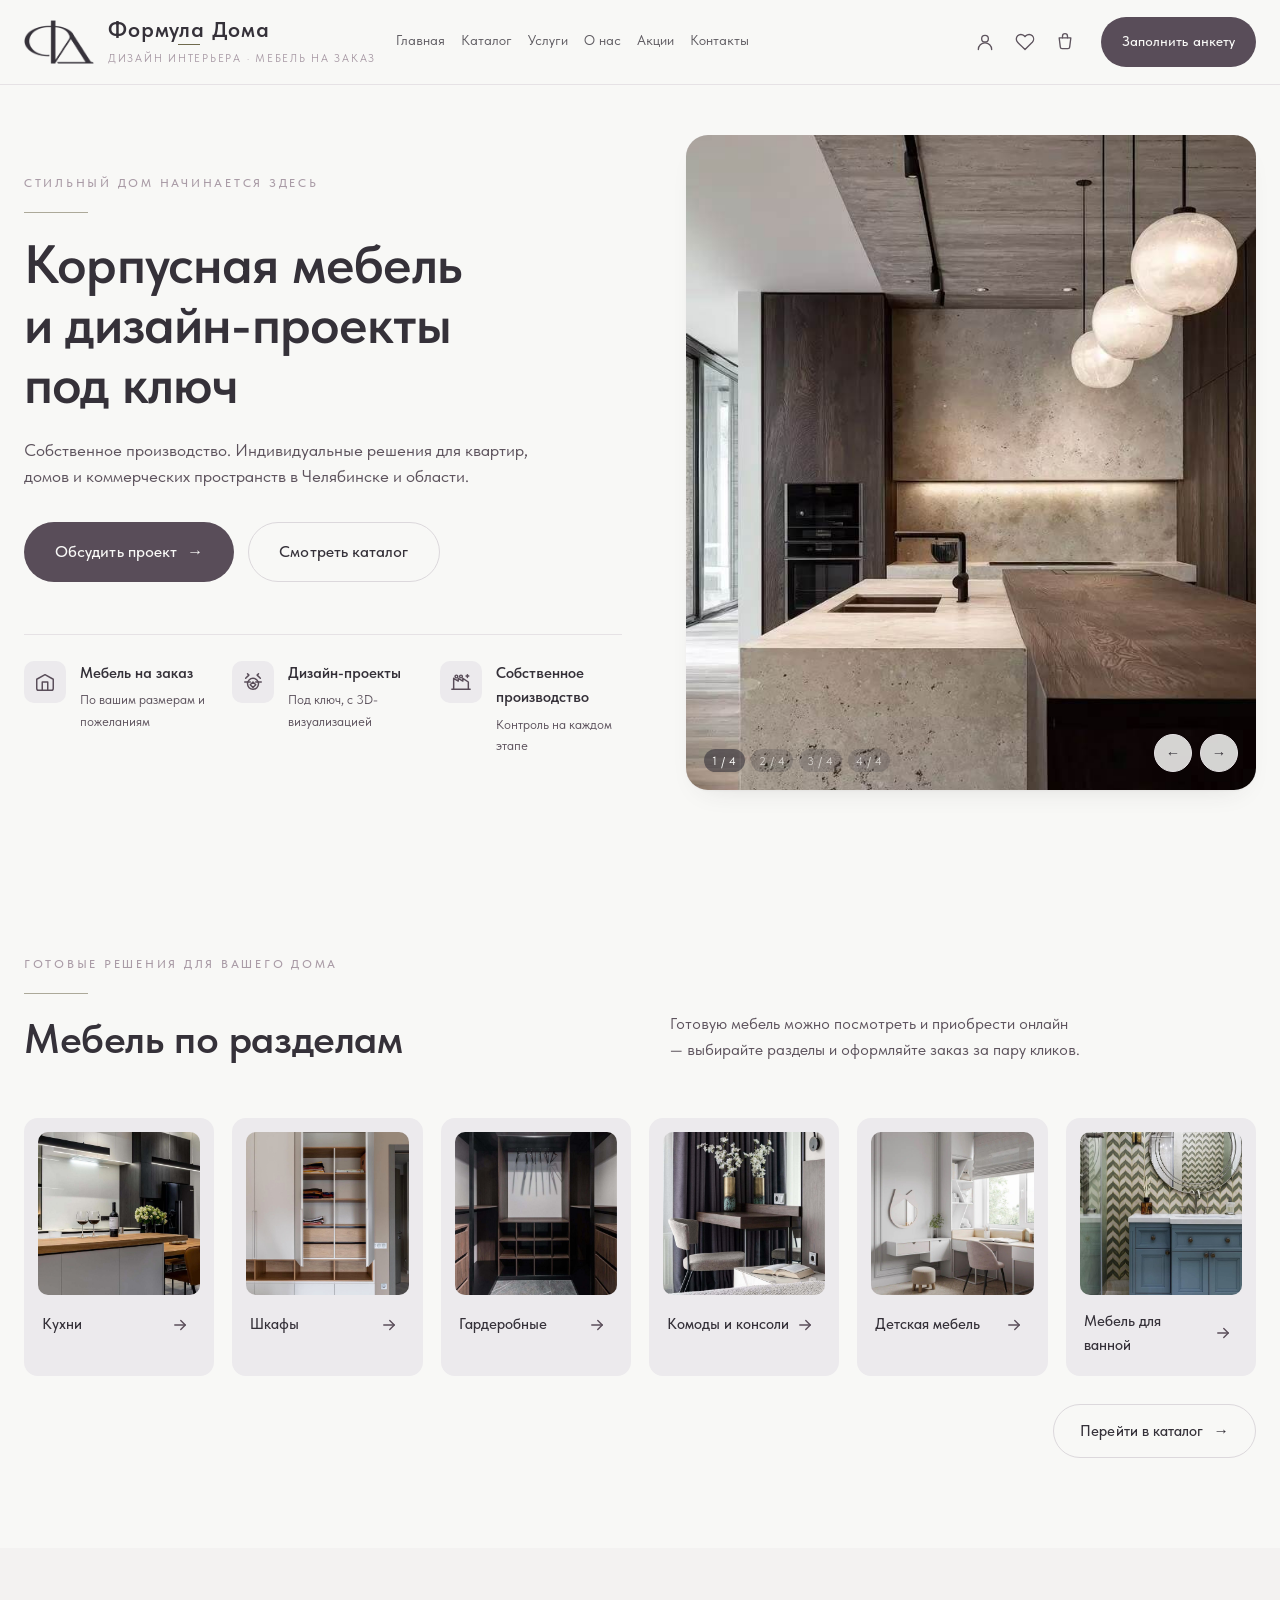
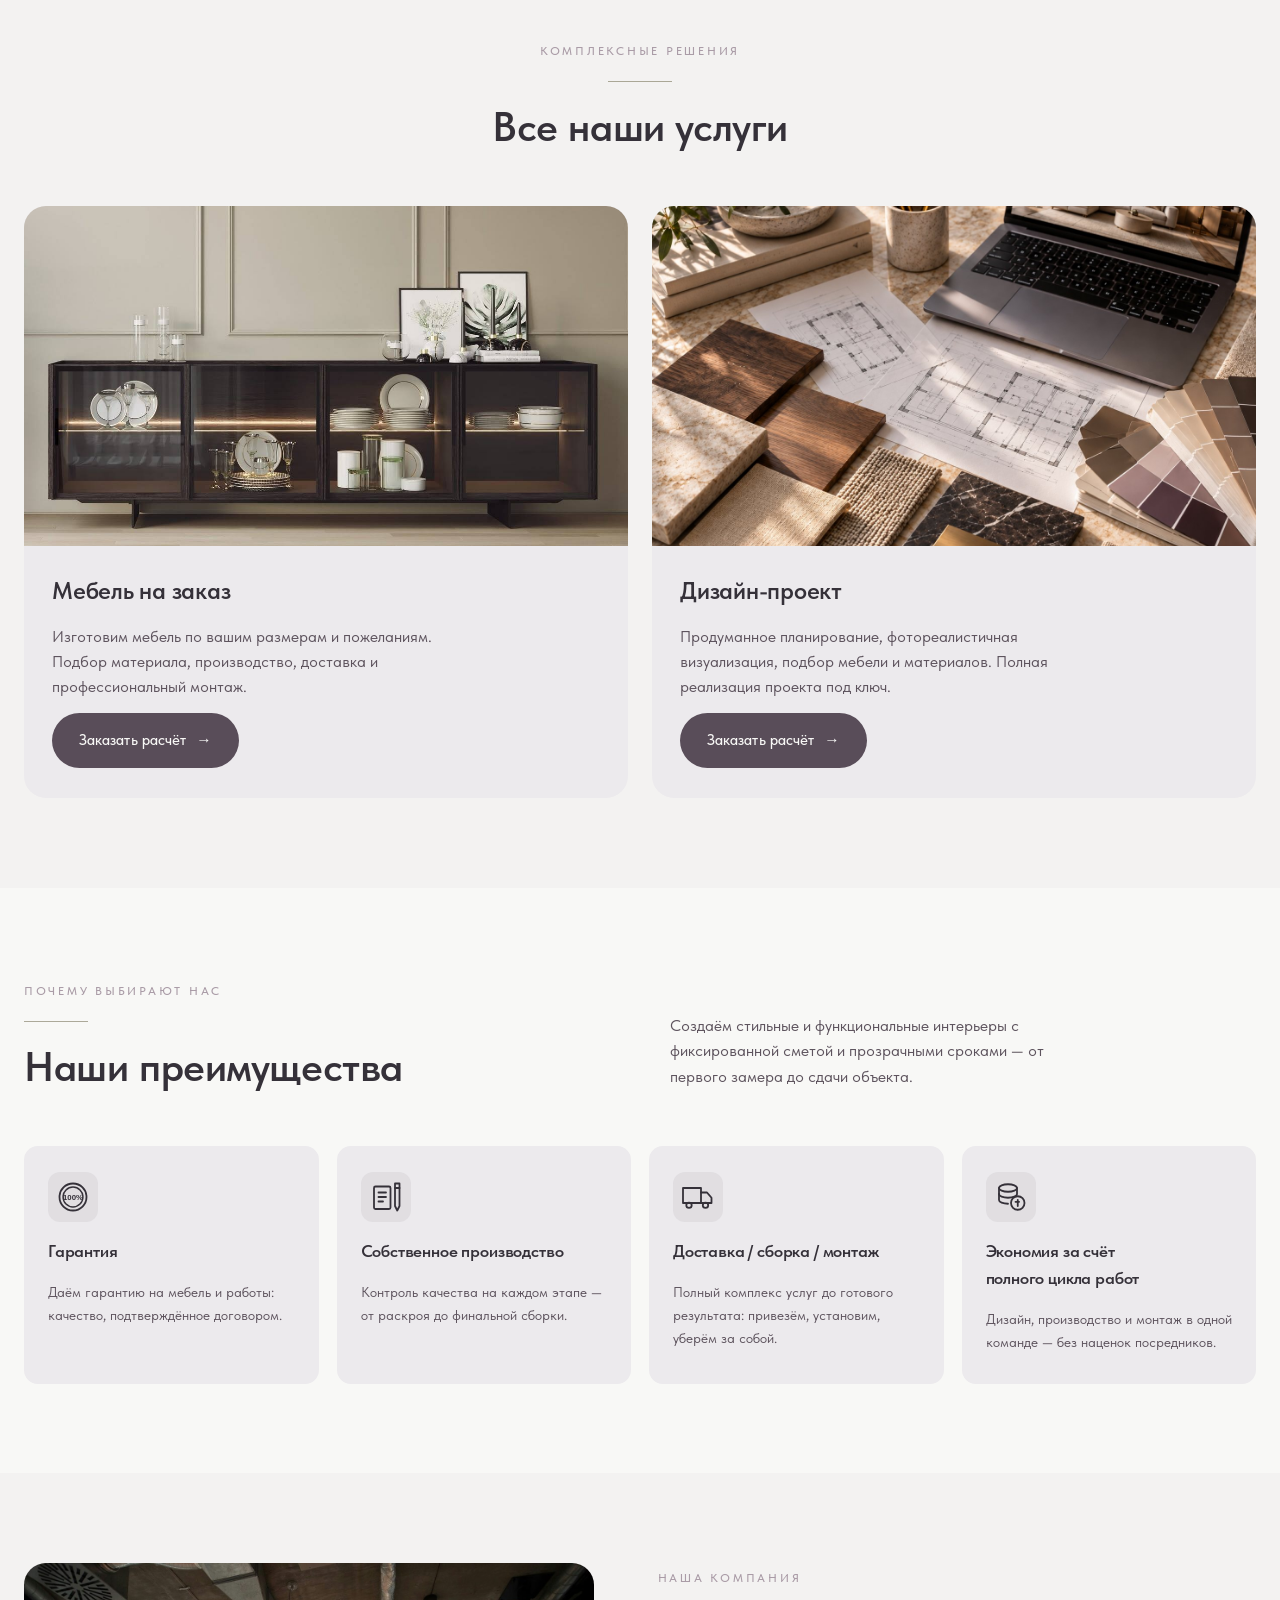
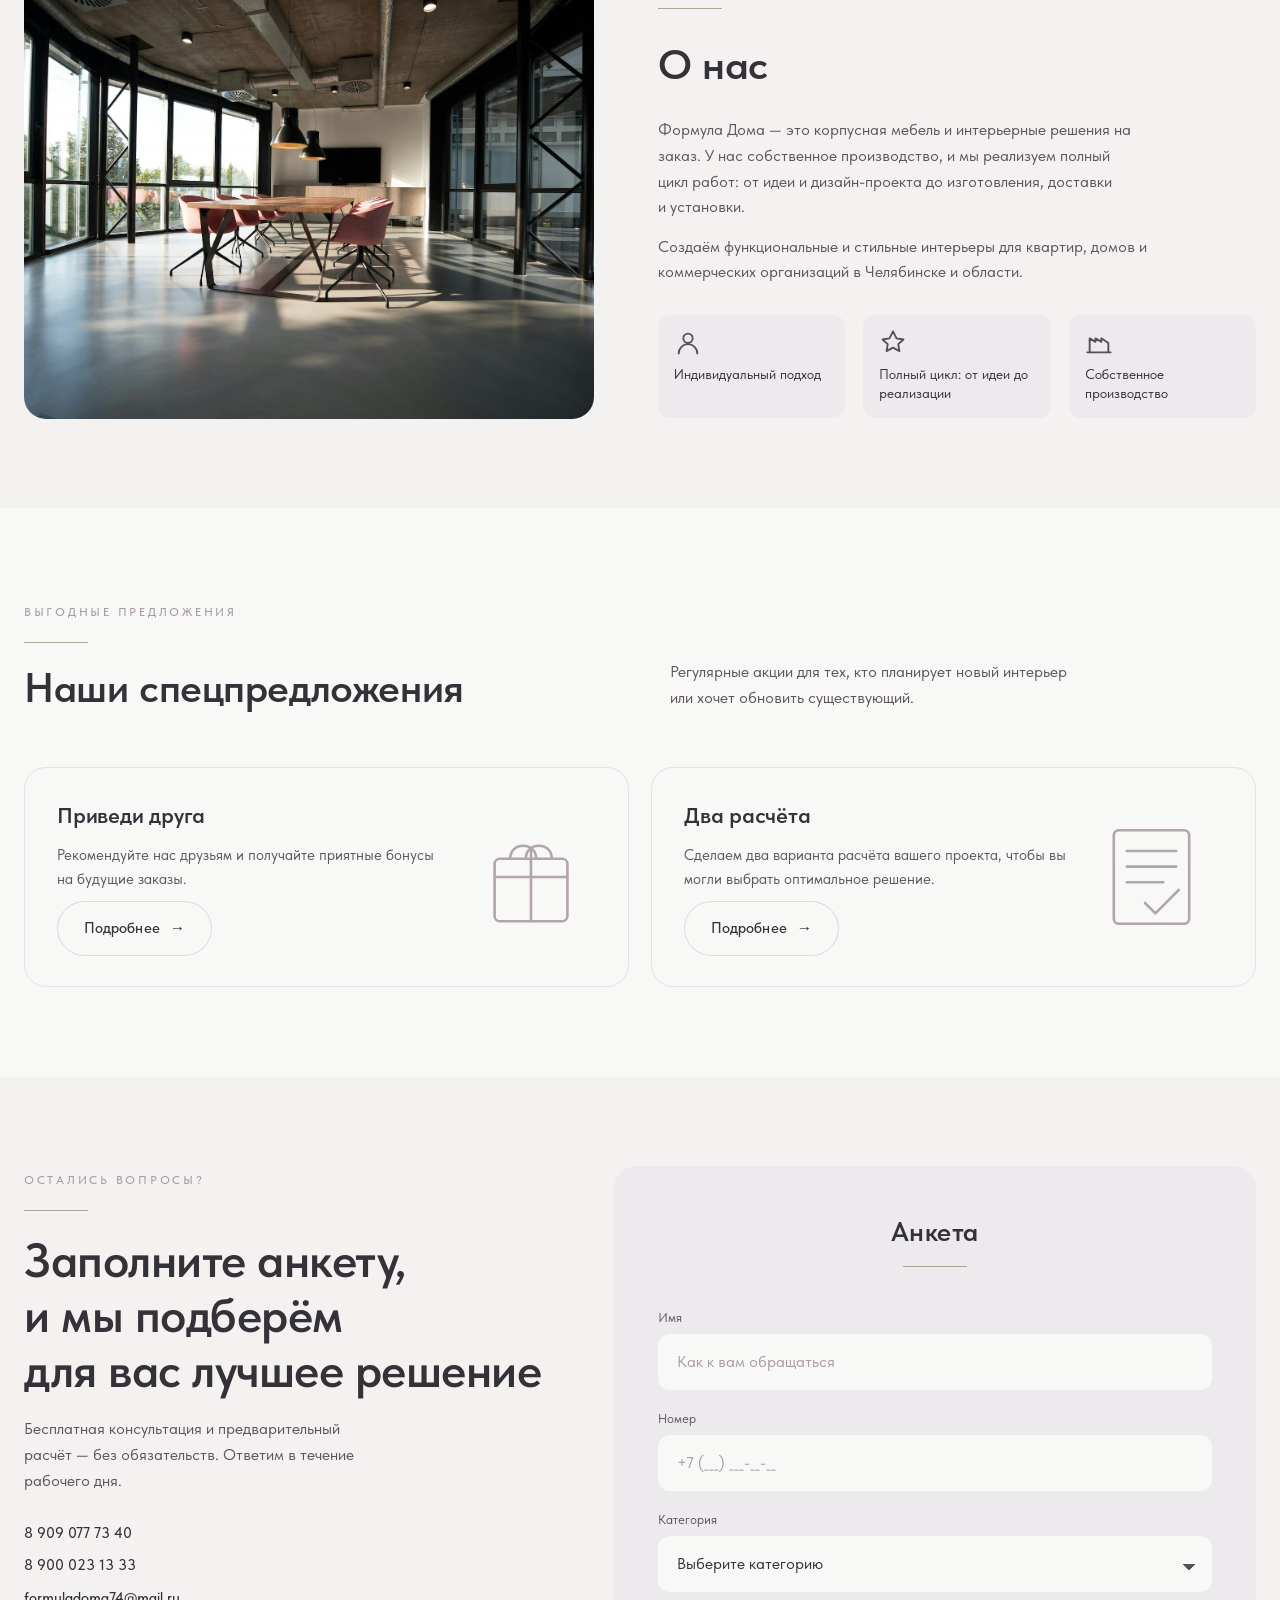
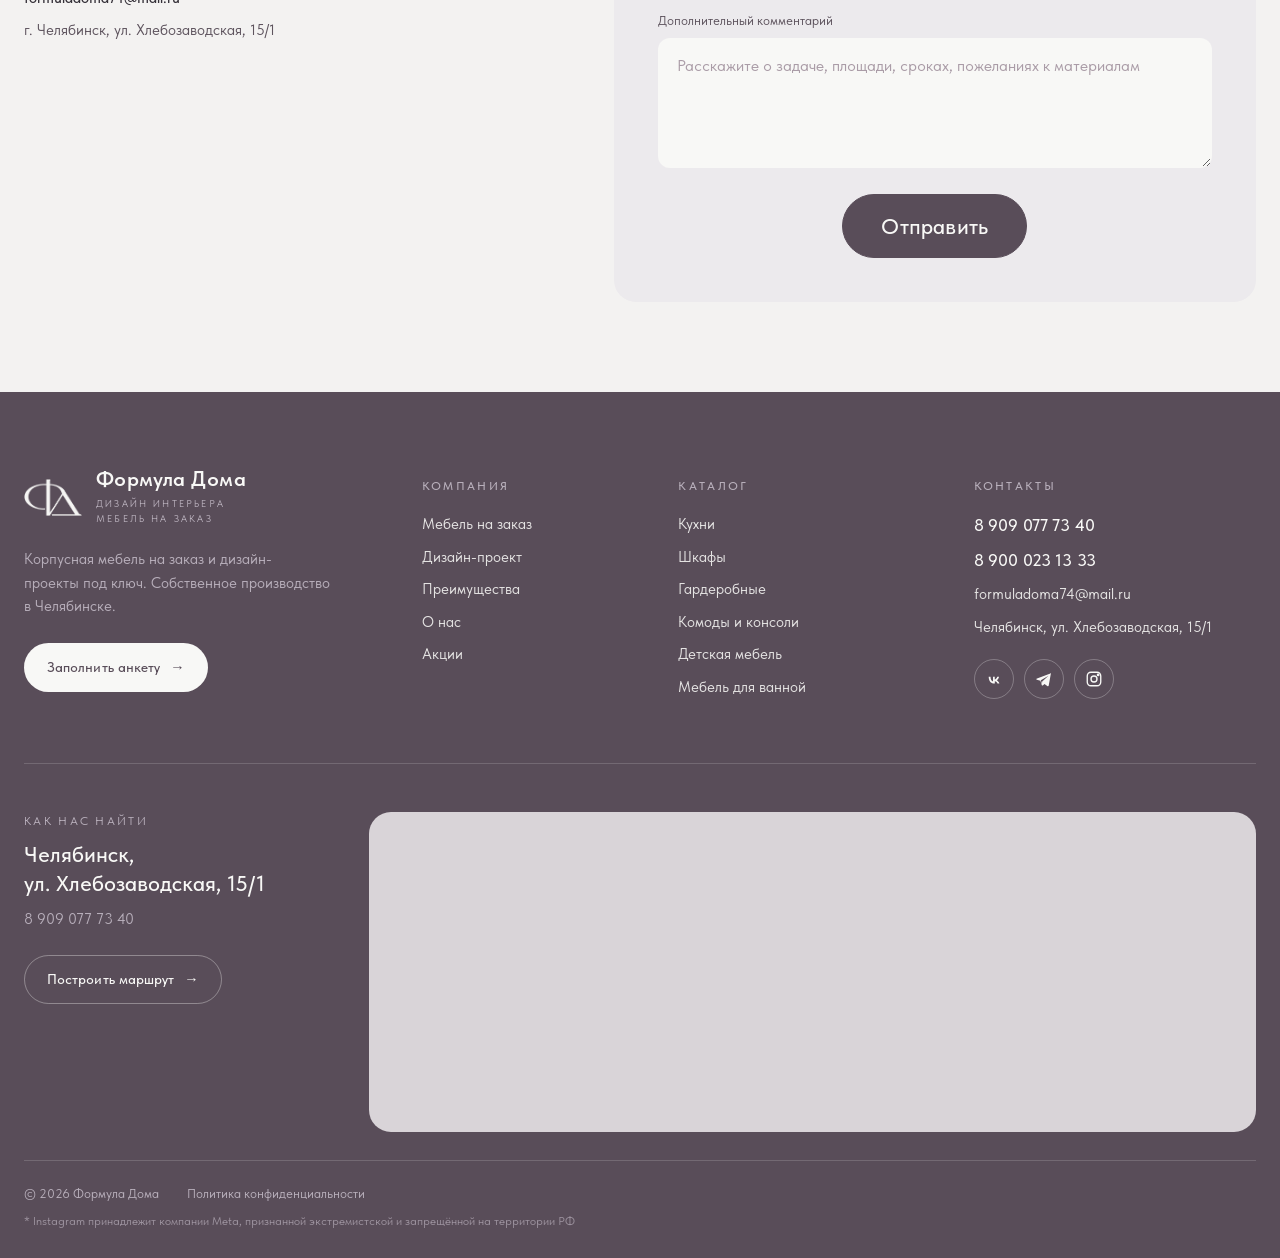
<file: index.html>
<!DOCTYPE html>
<html lang="ru">
<head>
<meta charset="utf-8">
<meta name="viewport" content="width=device-width, initial-scale=1.0">
<title>Формула Дома — корпусная мебель и дизайн-проекты под ключ в Челябинске</title>
<meta name="description" content="Корпусная мебель на заказ и дизайн-проекты под ключ. Собственное производство, доставка и монтаж в Челябинске и области.">
<meta property="og:type" content="website">
<meta property="og:title" content="Формула Дома — мебель на заказ и дизайн интерьера">
<meta property="og:description" content="Корпусная мебель на заказ и дизайн-проекты под ключ в Челябинске и области.">
<meta property="og:image" content="/assets/img/img13.jpg">
<meta name="format-detection" content="telephone=no">
<link rel="icon" type="image/png" href="assets/img/favicon.png">
<link rel="apple-touch-icon" href="assets/img/apple-touch-icon.png">
<link rel="preload" href="assets/fonts/TildaSans-VF.woff2" as="font" type="font/woff2" crossorigin>
<link rel="stylesheet" href="assets/css/site.css?v=5">
<meta name="robots" content="noindex, nofollow">
<script>window.__DEMO__=true;</script>
<script>window.__METRIKA_ID__=114683951;(function(m,e,t,r,i,k,a){m[i]=m[i]||function(){(m[i].a=m[i].a||[]).push(arguments)};m[i].l=1*new Date();for(var j=0;j<document.scripts.length;j++){if(document.scripts[j].src===r){return;}}k=e.createElement(t),a=e.getElementsByTagName(t)[0],k.async=1,k.src=r,a.parentNode.insertBefore(k,a)})(window,document,"script","https://mc.yandex.ru/metrika/tag.js","ym");ym(114683951,"init",{clickmap:true,trackLinks:true,accurateTrackBounce:true,webvisor:true});</script><noscript><div><img src="https://mc.yandex.ru/watch/114683951" style="position:absolute;left:-9999px;" alt=""></div></noscript>
</head>
<body>
<section id="vb-f7k-root" class="vb-f7k" aria-labelledby="vb-f7k-hero-title">
 <!-- ================= HEADER ================= --> <header class="vb-f7k-header" id="vb-f7k-header"> <div class="vb-f7k-shell vb-f7k-header__top"> <a class="vb-f7k-logo" href="index.html" aria-label="Формула Дома — на главную"> <img class="vb-f7k-logo__mark" src="assets/img/logo-fd.png" alt="" width="318" height="200" aria-hidden="true"> <span class="vb-f7k-logo__text"> <span class="vb-f7k-logo__name"><em>Формула Дома</em></span> <span class="vb-f7k-logo__sub">Дизайн интерьера · Мебель на заказ</span> </span> </a> <nav class="vb-f7k-nav" id="vb-f7k-nav" aria-label="Основная навигация"> <a href="#vb-f7k-hero">Главная</a> <a href="catalog.html">Каталог</a> <a href="#vb-f7k-services">Услуги</a> <a href="#vb-f7k-about">О нас</a> <a href="#vb-f7k-offers">Акции</a> <a href="#vb-f7k-contacts">Контакты</a> <a href="#auth" class="vb-f7k-nav__auth" data-auth-open>Личный кабинет</a> <div class="vb-f7k-nav__extra"><a class="vb-f7k-btn vb-f7k-btn--primary" href="#vb-f7k-anketa">Заполнить анкету</a><div class="vb-f7k-nav__phones"><a href="tel:+79090777340">8 909 077 73 40</a><a href="tel:+79000231333">8 900 023 13 33</a><span>г. Челябинск, ул. Хлебозаводская 15/1</span></div></div> </nav> <div class="vb-f7k-header__right"> <div class="vb-f7k-header__icons" aria-label="Личный кабинет"> <a class="vb-f7k-iconbtn" href="#auth" id="vb-f7k-auth-btn" data-auth-open aria-label="Авторизация"> <svg viewBox="0 0 24 24" fill="none" stroke="currentColor" stroke-width="1.6" stroke-linecap="round" stroke-linejoin="round" aria-hidden="true"><circle cx="12" cy="8" r="4"></circle><path d="M4 21c0-4.4 3.6-8 8-8s8 3.6 8 8"></path></svg> <span id="vb-f7k-auth-label">Авторизация</span> </a> <a class="vb-f7k-iconbtn" href="favorites.html" aria-label="Избранное"><b class="vb-f7k-badge" data-badge="fav" hidden></b> <svg viewBox="0 0 24 24" fill="none" stroke="currentColor" stroke-width="1.6" stroke-linecap="round" stroke-linejoin="round" aria-hidden="true"><path d="M20.8 4.6a5.5 5.5 0 0 0-7.8 0L12 5.6l-1-1a5.5 5.5 0 1 0-7.8 7.8l1 1L12 21l7.8-7.8 1-1a5.5 5.5 0 0 0 0-7.6z"></path></svg> <span>Избранное</span> </a> <a class="vb-f7k-iconbtn" href="cart.html" aria-label="Корзина"><b class="vb-f7k-badge" data-badge="cart" hidden></b> <svg viewBox="0 0 24 24" fill="none" stroke="currentColor" stroke-width="1.6" stroke-linecap="round" stroke-linejoin="round" aria-hidden="true"><path d="M5 7h14l-1.4 11.2a2 2 0 0 1-2 1.8H8.4a2 2 0 0 1-2-1.8L5 7z"></path><path d="M9 7V5a3 3 0 0 1 6 0v2"></path></svg> <span>Корзина</span> </a> </div> <a class="vb-f7k-btn vb-f7k-btn--primary" href="#vb-f7k-anketa"> <span class="t-btnflex__text">Заполнить анкету</span> </a> <button class="vb-f7k-burger" type="button" id="vb-f7k-burger" aria-controls="vb-f7k-nav" aria-label="Открыть меню" aria-expanded="false"> <span class="vb-f7k-burger__lines" aria-hidden="true"><i></i><i></i><i></i></span> </button> </div> </div> </header> <!-- ================= HERO ================= --> <section class="vb-f7k-hero" id="vb-f7k-hero" aria-labelledby="vb-f7k-hero-title"> <div class="vb-f7k-shell"> <div class="vb-f7k-hero__grid"> <div class="vb-f7k-hero__copy"> <span class="vb-f7k-eyebrow">Стильный дом начинается здесь</span> <span class="vb-f7k-rule"></span> <h1 class="vb-f7k-hero__title" id="vb-f7k-hero-title">Корпусная мебель<br>и дизайн-проекты<br>под ключ</h1> <p class="vb-f7k-hero__lead">Собственное производство. Индивидуальные решения для квартир, домов и коммерческих пространств в Челябинске и области.</p> <div class="vb-f7k-hero__actions"> <a class="vb-f7k-btn vb-f7k-btn--primary vb-f7k-btn--lg" href="#vb-f7k-anketa"> <span class="t-btnflex__text">Обсудить проект</span> <span class="vb-f7k-btn__arrow" aria-hidden="true">→</span> </a> <a class="vb-f7k-btn vb-f7k-btn--ghost vb-f7k-btn--lg" href="catalog.html"> <span class="t-btnflex__text">Смотреть каталог</span> </a> </div> <div class="vb-f7k-hero__perks" data-reveal=""> <div class="vb-f7k-perk"> <span class="vb-f7k-perk__icon" aria-hidden="true"> <svg viewBox="0 0 24 24" fill="none" stroke="currentColor" stroke-width="1.6" stroke-linecap="round" stroke-linejoin="round"><path d="M3 9l9-5 9 5v10a2 2 0 0 1-2 2H5a2 2 0 0 1-2-2V9z"></path><path d="M9 21V12h6v9"></path></svg> </span> <div> <div class="vb-f7k-perk__title">Мебель на заказ</div> <div class="vb-f7k-perk__text">По вашим размерам и пожеланиям</div> </div> </div> <div class="vb-f7k-perk"> <span class="vb-f7k-perk__icon" aria-hidden="true"> <svg viewBox="0 0 24 24" fill="none" stroke="currentColor" stroke-width="1.6" stroke-linecap="round" stroke-linejoin="round"><path d="M6 3l1.5 1.5L4 8"></path><path d="M3 12h6"></path><path d="M18 3l-1.5 1.5L20 8"></path><path d="M21 12h-6"></path><circle cx="12" cy="14" r="6"></circle><path d="M12 18l-3-3 3-3 3 3z"></path></svg> </span> <div> <div class="vb-f7k-perk__title">Дизайн-проекты</div> <div class="vb-f7k-perk__text">Под ключ, с 3D-визуализацией</div> </div> </div> <div class="vb-f7k-perk"> <span class="vb-f7k-perk__icon" aria-hidden="true"> <svg viewBox="0 0 24 24" fill="none" stroke="currentColor" stroke-width="1.6" stroke-linecap="round" stroke-linejoin="round"><path d="M2 20h20"></path><path d="M4 20V8l5 3V8l5 3V8l6 4v8"></path><circle cx="7" cy="6" r="1.5"></circle><circle cx="12" cy="6" r="1.5"></circle><path d="M19 4v3"></path><path d="M17.5 5.5h3"></path></svg> </span> <div> <div class="vb-f7k-perk__title">Собственное производство</div> <div class="vb-f7k-perk__text">Контроль на каждом этапе</div> </div> </div> </div> </div> <div class="vb-f7k-hero__media"> <div class="vb-f7k-hero__slides" id="vb-f7k-slides" aria-hidden="true"> <div class="vb-f7k-hero__slide is-active"><img src="assets/img/img13.jpg" alt="Тёмная кухня с мраморным островом"></div> <div class="vb-f7k-hero__slide"><img src="assets/img/img05.jpg" alt="Врезной блок розеток в деревянной столешнице"></div> <div class="vb-f7k-hero__slide"><img src="assets/img/img09.jpg" alt="Ванная комната в пыльно-розовых тонах с мраморной консолью"></div> <div class="vb-f7k-hero__slide"><img alt="Спальня с красной люстрой и текстильным оформлением" src="assets/img/img07.jpg"></div> </div> <div class="vb-f7k-hero__dots" id="vb-f7k-dots" role="tablist" aria-label="Слайды"> <button class="vb-f7k-hero__dot is-active" type="button" data-slide="0" aria-label="Слайд 1">1 / 4</button> <button class="vb-f7k-hero__dot" type="button" data-slide="1" aria-label="Слайд 2">2 / 4</button> <button class="vb-f7k-hero__dot" type="button" data-slide="2" aria-label="Слайд 3">3 / 4</button> <button class="vb-f7k-hero__dot" type="button" data-slide="3" aria-label="Слайд 4">4 / 4</button> </div> <div class="vb-f7k-hero__nav" aria-label="Навигация по слайдам"> <button type="button" id="vb-f7k-prev" aria-label="Предыдущий">←</button> <button type="button" id="vb-f7k-next" aria-label="Следующий">→</button> </div> </div> </div> </div> </section> <!-- ================= CATEGORIES ================= --> <section class="vb-f7k-section" id="vb-f7k-cats" aria-labelledby="vb-f7k-cats-title"> <div class="vb-f7k-shell"> <div class="vb-f7k-section__head" data-reveal=""> <div> <span class="vb-f7k-eyebrow">Готовые решения для вашего дома</span> <span class="vb-f7k-rule"></span> <h2 class="vb-f7k-section__title" id="vb-f7k-cats-title">Мебель по разделам</h2> </div> <p class="vb-f7k-section__text">Готовую мебель можно посмотреть и приобрести онлайн — выбирайте разделы и оформляйте заказ за пару кликов.</p> </div> <div class="vb-f7k-cats"> <a class="vb-f7k-cat" href="catalog.html?c=kuhni" data-reveal=""> <div class="vb-f7k-cat__img"><img src="assets/img/img12.jpg" alt="Кухни" loading="lazy"></div> <div class="vb-f7k-cat__row"> <span class="vb-f7k-cat__name">Кухни</span> <span class="vb-f7k-cat__arrow" aria-hidden="true"><svg viewBox="0 0 24 24" fill="none" stroke="currentColor" stroke-width="1.8" stroke-linecap="round" stroke-linejoin="round"><path d="M5 12h14"></path><path d="M13 6l6 6-6 6"></path></svg></span> </div> </a> <a class="vb-f7k-cat" href="catalog.html?c=shkafy" data-reveal=""> <div class="vb-f7k-cat__img"><img src="assets/img/img01.jpg" alt="Шкафы" loading="lazy"></div> <div class="vb-f7k-cat__row"> <span class="vb-f7k-cat__name">Шкафы</span> <span class="vb-f7k-cat__arrow" aria-hidden="true"><svg viewBox="0 0 24 24" fill="none" stroke="currentColor" stroke-width="1.8" stroke-linecap="round" stroke-linejoin="round"><path d="M5 12h14"></path><path d="M13 6l6 6-6 6"></path></svg></span> </div> </a> <a class="vb-f7k-cat" href="catalog.html?c=garderobnye" data-reveal=""> <div class="vb-f7k-cat__img"><img src="assets/img/img03.jpg" alt="Гардеробные" loading="lazy"></div> <div class="vb-f7k-cat__row"> <span class="vb-f7k-cat__name">Гардеробные</span> <span class="vb-f7k-cat__arrow" aria-hidden="true"><svg viewBox="0 0 24 24" fill="none" stroke="currentColor" stroke-width="1.8" stroke-linecap="round" stroke-linejoin="round"><path d="M5 12h14"></path><path d="M13 6l6 6-6 6"></path></svg></span> </div> </a> <a class="vb-f7k-cat" href="catalog.html?c=komody" data-reveal=""> <div class="vb-f7k-cat__img"><img src="assets/img/img08.jpg" alt="Комоды и консоли" loading="lazy"></div> <div class="vb-f7k-cat__row"> <span class="vb-f7k-cat__name">Комоды и консоли</span> <span class="vb-f7k-cat__arrow" aria-hidden="true"><svg viewBox="0 0 24 24" fill="none" stroke="currentColor" stroke-width="1.8" stroke-linecap="round" stroke-linejoin="round"><path d="M5 12h14"></path><path d="M13 6l6 6-6 6"></path></svg></span> </div> </a> <a class="vb-f7k-cat" href="catalog.html?c=detskaya" data-reveal=""> <div class="vb-f7k-cat__img"><img src="assets/img/img11.jpg" alt="Детская мебель" loading="lazy"></div> <div class="vb-f7k-cat__row"> <span class="vb-f7k-cat__name">Детская мебель</span> <span class="vb-f7k-cat__arrow" aria-hidden="true"><svg viewBox="0 0 24 24" fill="none" stroke="currentColor" stroke-width="1.8" stroke-linecap="round" stroke-linejoin="round"><path d="M5 12h14"></path><path d="M13 6l6 6-6 6"></path></svg></span> </div> </a> <a class="vb-f7k-cat" href="catalog.html?c=vannaya" data-reveal=""> <div class="vb-f7k-cat__img"><img src="assets/img/img14.jpg" alt="Мебель для ванной" loading="lazy"></div> <div class="vb-f7k-cat__row"> <span class="vb-f7k-cat__name">Мебель для ванной</span> <span class="vb-f7k-cat__arrow" aria-hidden="true"><svg viewBox="0 0 24 24" fill="none" stroke="currentColor" stroke-width="1.8" stroke-linecap="round" stroke-linejoin="round"><path d="M5 12h14"></path><path d="M13 6l6 6-6 6"></path></svg></span> </div> </a> </div> <div style="text-align:right; margin-top: 28px;"> <a class="vb-f7k-btn vb-f7k-btn--ghost" href="catalog.html"> <span class="t-btnflex__text">Перейти в каталог</span> <span class="vb-f7k-btn__arrow" aria-hidden="true">→</span> </a> </div> </div> </section> <!-- ================= SERVICES (big) ================= --> <section class="vb-f7k-section vb-f7k-section--alt" id="vb-f7k-services" aria-labelledby="vb-f7k-services-title"> <div class="vb-f7k-shell"> <div class="vb-f7k-section__head vb-f7k-section__head--center" data-reveal=""> <div> <span class="vb-f7k-eyebrow">Комплексные решения</span> <span class="vb-f7k-rule vb-f7k-rule--center"></span> <h2 class="vb-f7k-section__title" id="vb-f7k-services-title" style="max-width:none;">Все наши услуги</h2> </div> </div> <div class="vb-f7k-services"> <article class="vb-f7k-svc" id="vb-f7k-svc-custom" data-reveal=""> <div class="vb-f7k-svc__img"><img src="assets/img/img02.jpg" alt="Мебель на заказ в современном интерьере" loading="lazy"></div> <div class="vb-f7k-svc__body"> <h3 class="vb-f7k-svc__title">Мебель на заказ</h3> <p class="vb-f7k-svc__text">Изготовим мебель по вашим размерам и пожеланиям. Подбор материала, производство, доставка и профессиональный монтаж.</p> <a class="vb-f7k-btn vb-f7k-btn--primary vb-f7k-svc__more" href="#vb-f7k-anketa" data-category="Мебель на заказ"> <span class="t-btnflex__text">Заказать расчёт</span> <span class="vb-f7k-btn__arrow" aria-hidden="true">→</span> </a> </div> </article> <article class="vb-f7k-svc" id="vb-f7k-svc-design" data-reveal=""> <div class="vb-f7k-svc__img"><img alt="Дизайнер за работой над проектом" loading="lazy" src="assets/img/img06.jpg"></div> <div class="vb-f7k-svc__body"> <h3 class="vb-f7k-svc__title">Дизайн-проект</h3> <p class="vb-f7k-svc__text">Продуманное планирование, фотореалистичная визуализация, подбор мебели и материалов. Полная реализация проекта под ключ.</p> <a class="vb-f7k-btn vb-f7k-btn--primary vb-f7k-svc__more" href="#vb-f7k-anketa" data-category="Дизайн-проект"> <span class="t-btnflex__text">Заказать расчёт</span> <span class="vb-f7k-btn__arrow" aria-hidden="true">→</span> </a> </div> </article> </div> </div> </section> <!-- ================= ADVANTAGES ================= --> <section class="vb-f7k-section" id="vb-f7k-advantages" aria-labelledby="vb-f7k-advantages-title"> <div class="vb-f7k-shell"> <div class="vb-f7k-section__head" data-reveal=""> <div> <span class="vb-f7k-eyebrow">Почему выбирают нас</span> <span class="vb-f7k-rule"></span> <h2 class="vb-f7k-section__title" id="vb-f7k-advantages-title">Наши преимущества</h2> </div> <p class="vb-f7k-section__text">Создаём стильные и функциональные интерьеры с фиксированной сметой и прозрачными сроками — от первого замера до сдачи объекта.</p> </div> <div class="vb-f7k-advantages"> <div class="vb-f7k-adv" data-reveal=""> <span class="vb-f7k-adv__icon" aria-hidden="true"><svg viewBox="0 0 24 24" fill="none" stroke="currentColor" stroke-width="1.5" stroke-linecap="round" stroke-linejoin="round"><circle cx="12" cy="12" r="9"/><circle cx="12" cy="12" r="6.6" stroke-width="1"/><text x="12" y="13.9" text-anchor="middle" font-size="5.2" font-weight="700" fill="currentColor" stroke="none" font-family="Arial,sans-serif">100%</text></svg></span> <h3 class="vb-f7k-adv__title">Гарантия</h3> <p class="vb-f7k-adv__text">Даём гарантию на мебель и работы: качество, подтверждённое договором.</p> </div> <div class="vb-f7k-adv" data-reveal=""> <span class="vb-f7k-adv__icon" aria-hidden="true"><svg viewBox="0 0 24 24" fill="none" stroke="currentColor" stroke-width="1.5" stroke-linecap="round" stroke-linejoin="round"><rect x="4" y="5" width="11" height="15" rx="1"/><path d="M7 9h5M7 12h5M7 15h3"/><path d="M18 3v15l1.5 3 1.5-3V3z"/><path d="M18 6h3"/></svg></span> <h3 class="vb-f7k-adv__title">Собственное производство</h3> <p class="vb-f7k-adv__text">Контроль качества на каждом этапе — от раскроя до финальной сборки.</p> </div> <div class="vb-f7k-adv" data-reveal=""> <span class="vb-f7k-adv__icon" aria-hidden="true"><svg viewBox="0 0 24 24" fill="none" stroke="currentColor" stroke-width="1.5" stroke-linecap="round" stroke-linejoin="round"><path d="M2 6h12v10H2z"/><path d="M14 9h4l3 3.5V16h-7"/><circle cx="6" cy="17.5" r="1.8"/><circle cx="17" cy="17.5" r="1.8"/></svg></span> <h3 class="vb-f7k-adv__title">Доставка / сборка / монтаж</h3> <p class="vb-f7k-adv__text">Полный комплекс услуг до готового результата: привезём, установим, уберём за собой.</p> </div> <div class="vb-f7k-adv" data-reveal=""> <span class="vb-f7k-adv__icon" aria-hidden="true"><svg viewBox="0 0 24 24" fill="none" stroke="currentColor" stroke-width="1.5" stroke-linecap="round" stroke-linejoin="round"><ellipse cx="10" cy="6" rx="6" ry="2.5"/><path d="M4 6v4c0 1.4 2.7 2.5 6 2.5s6-1.1 6-2.5V6"/><path d="M4 10v4c0 1.4 2.7 2.5 6 2.5"/><circle cx="16.5" cy="16" r="4.5"/><path d="M16.5 14v4M15 15.2h2.4"/></svg></span> <h3 class="vb-f7k-adv__title">Экономия за счёт полного цикла работ</h3> <p class="vb-f7k-adv__text">Дизайн, производство и монтаж в одной команде — без наценок посредников.</p> </div> </div> </div> </section> <!-- ================= ABOUT ================= --> <section class="vb-f7k-section vb-f7k-section--alt" id="vb-f7k-about" aria-labelledby="vb-f7k-about-title"> <div class="vb-f7k-shell"> <div class="vb-f7k-about"> <div class="vb-f7k-about__media" data-reveal=""> <img src="assets/img/img10.jpg" alt="Современный офис и шоурум Формула Дома"> </div> <div data-reveal=""> <span class="vb-f7k-eyebrow">Наша компания</span> <span class="vb-f7k-rule"></span> <h2 class="vb-f7k-about__title" id="vb-f7k-about-title">О нас</h2> <p class="vb-f7k-about__text">Формула Дома — это корпусная мебель и интерьерные решения на заказ. У нас собственное производство, и мы реализуем полный цикл работ: от идеи и дизайн-проекта до изготовления, доставки и установки.</p> <p class="vb-f7k-about__text" style="margin-top:14px;">Создаём функциональные и стильные интерьеры для квартир, домов и коммерческих организаций в Челябинске и области.</p> <div class="vb-f7k-about__features"> <div class="vb-f7k-about__feature"> <svg viewBox="0 0 24 24" fill="none" stroke="currentColor" stroke-width="1.6" stroke-linecap="round" stroke-linejoin="round" aria-hidden="true"><circle cx="12" cy="8" r="4"></circle><path d="M4 21c0-4.4 3.6-8 8-8s8 3.6 8 8"></path></svg> <span>Индивидуальный подход</span> </div> <div class="vb-f7k-about__feature"> <svg viewBox="0 0 24 24" fill="none" stroke="currentColor" stroke-width="1.6" stroke-linecap="round" stroke-linejoin="round" aria-hidden="true"><path d="M12 2l3 6 6 1-4.5 4 1 6L12 16l-5.5 3 1-6L3 9l6-1z"></path></svg> <span>Полный цикл: от идеи до реализации</span> </div> <div class="vb-f7k-about__feature"> <svg viewBox="0 0 24 24" fill="none" stroke="currentColor" stroke-width="1.6" stroke-linecap="round" stroke-linejoin="round" aria-hidden="true"><path d="M2 20h20"></path><path d="M4 20V8l5 3V8l5 3V8l6 4v8"></path></svg> <span>Собственное производство</span> </div> </div> </div> </div> </div> </section> <!-- ================= SPECIAL OFFERS + ANKETA HEADER ================= --> <section class="vb-f7k-section" id="vb-f7k-offers" aria-labelledby="vb-f7k-offers-title"> <div class="vb-f7k-shell"> <div class="vb-f7k-section__head" data-reveal=""> <div> <span class="vb-f7k-eyebrow">Выгодные предложения</span> <span class="vb-f7k-rule"></span> <h2 class="vb-f7k-section__title" id="vb-f7k-offers-title">Наши спецпредложения</h2> </div> <p class="vb-f7k-section__text">Регулярные акции для тех, кто планирует новый интерьер или хочет обновить существующий.</p> </div> <div class="vb-f7k-offers"> <article class="vb-f7k-offer" data-reveal=""> <div class="vb-f7k-offer__copy"> <h3 class="vb-f7k-offer__title">Приведи друга</h3> <p class="vb-f7k-offer__text">Рекомендуйте нас друзьям и получайте приятные бонусы на будущие заказы.</p> <a class="vb-f7k-btn vb-f7k-btn--ghost vb-f7k-offer__more" href="#vb-f7k-anketa" data-comment="Интересует акция «Приведи друга»"><span class="t-btnflex__text">Подробнее</span><span class="vb-f7k-btn__arrow" aria-hidden="true">→</span></a> </div> <div class="vb-f7k-offer__deco" aria-hidden="true"> <svg viewBox="0 0 100 100" fill="none" stroke="currentColor" stroke-width="2" stroke-linecap="round" stroke-linejoin="round"> <rect x="22" y="36" width="56" height="48" rx="4"></rect> <path d="M22 50h56"></path> <path d="M50 36v48"></path> <path d="M34 36c0-6 4-10 10-10s10 4 10 10"></path> <path d="M46 36c0-6 4-10 10-10s10 4 10 10"></path> <path d="M50 30v6"></path> </svg> </div> </article> <article class="vb-f7k-offer" data-reveal=""> <div class="vb-f7k-offer__copy"> <h3 class="vb-f7k-offer__title">Два расчёта</h3> <p class="vb-f7k-offer__text">Сделаем два варианта расчёта вашего проекта, чтобы вы могли выбрать оптимальное решение.</p> <a class="vb-f7k-btn vb-f7k-btn--ghost vb-f7k-offer__more" href="#vb-f7k-anketa" data-comment="Интересует акция «Два расчёта»"><span class="t-btnflex__text">Подробнее</span><span class="vb-f7k-btn__arrow" aria-hidden="true">→</span></a> </div> <div class="vb-f7k-offer__deco" aria-hidden="true"> <svg viewBox="0 0 100 100" fill="none" stroke="currentColor" stroke-width="2" stroke-linecap="round" stroke-linejoin="round"> <rect x="16" y="14" width="58" height="72" rx="4"></rect> <path d="M26 30h38"></path> <path d="M26 42h38"></path> <path d="M26 54h28"></path> <path d="M40 70l8 8 18-18"></path> </svg> </div> </article> </div> </div> </section> <!-- ================= ANKETA ================= --> <section class="vb-f7k-section vb-f7k-section--alt" id="vb-f7k-anketa" aria-labelledby="vb-f7k-anketa-title"> <div class="vb-f7k-shell"> <div class="vb-f7k-anketa__inner"> <div data-reveal=""> <span class="vb-f7k-eyebrow">Остались вопросы?</span> <span class="vb-f7k-rule"></span> <h2 class="vb-f7k-anketa__title" id="vb-f7k-anketa-title"><p>Заполните анкету,</p><p>и&nbsp;мы&nbsp;подберём</p><p>для вас лучшее решение</p></h2> <p class="vb-f7k-anketa__text">Бесплатная консультация и предварительный расчёт — без обязательств. Ответим в течение рабочего дня.</p> <div class="vb-f7k-anketa__contacts"> <a href="tel:+79090777340">8 909 077 73 40</a> <a href="tel:+79000231333">8 900 023 13 33</a> <a href="mailto:formuladoma74@mail.ru">formuladoma74@mail.ru</a> <a href="https://yandex.ru/maps/?text=%D0%A7%D0%B5%D0%BB%D1%8F%D0%B1%D0%B8%D0%BD%D1%81%D0%BA%2C%20%D1%83%D0%BB.%20%D0%A5%D0%BB%D0%B5%D0%B1%D0%BE%D0%B7%D0%B0%D0%B2%D0%BE%D0%B4%D1%81%D0%BA%D0%B0%D1%8F%2C%2015%2F1" target="_blank" rel="noopener" class="vb-f7k-addr">г. Челябинск, ул.&nbsp;Хлебозаводская,&nbsp;15/1</a> </div> </div> <form id="vb-f7k-form" name="vb-f7k-form" class="vb-f7k-form" action="/api/lead" method="post" data-inputbox=".vb-f7k-inputbox" novalidate=""> <div class="js-errorbox-all" style="display: none"><div class="js-rule-error-all"></div></div> <div class="vb-f7k-form__head"> <h3 class="vb-f7k-form__title">Анкета</h3> <span class="vb-f7k-rule vb-f7k-rule--center" style="margin-top:12px;"></span> </div> <div class="vb-f7k-inputbox"> <label for="vb-f7k-name">Имя</label> <input type="text" id="vb-f7k-name" name="name" class="js-tilda-rule" data-tilda-req="1" data-tilda-rule-minlength="2" placeholder="Как к вам обращаться" autocomplete="name"> <div class="t-input-error"></div> </div> <div class="vb-f7k-inputbox"> <label for="vb-f7k-phone">Номер</label> <input type="tel" id="vb-f7k-phone" name="phone" class="js-tilda-rule js-tilda-mask" data-tilda-req="1" data-tilda-rule="phone" data-tilda-mask="+7 (999) 999-99-99" placeholder="+7 (___) ___-__-__" autocomplete="tel"> <div class="t-input-error"></div> </div> <div class="vb-f7k-inputbox"> <label for="vb-f7k-category">Категория</label> <select id="vb-f7k-category" name="category" class="js-tilda-rule" data-tilda-req="1"> <option value="" disabled="" selected="" hidden="">Выберите категорию</option> <option value="Готовая мебель">Готовая мебель</option> <option value="Мебель на заказ">Мебель на заказ</option> <option value="Дизайн-проект">Дизайн-проект</option> </select> <div class="t-input-error"></div> </div> <div class="vb-f7k-inputbox"> <label for="vb-f7k-comment">Дополнительный комментарий</label> <textarea id="vb-f7k-comment" name="comment" placeholder="Расскажите о задаче, площади, сроках, пожеланиях к материалам"></textarea> <div class="t-input-error"></div> </div> <div class="vb-f7k-hp" aria-hidden="true"><label>Website<input type="text" name="website" tabindex="-1" autocomplete="off"></label></div><div class="vb-f7k-form__error" role="alert" hidden></div> <div class="vb-f7k-form__submit"> <button type="submit" class="t-submit t-btnflex t-btnflex_lg"> <span class="t-btnflex__text">Отправить</span> </button> </div> <div class="js-successbox t-form__successbox" tabindex="-1" style="display: none"> <h3>Заявка отправлена</h3> <p>Спасибо! Мы свяжемся с вами в ближайшее рабочее время, чтобы обсудить проект.</p> </div> </form> </div> </div> </section> <!-- ================= FOOTER ================= --> <footer class="fd-footer" id="vb-f7k-contacts" aria-labelledby="fd-footer-title">
 <div class="vb-f7k-shell">
  <div class="fd-footer__grid">
   <div class="fd-footer__brandcol">
    <a class="fd-footer__brand" href="index.html" aria-label="Формула Дома — на главную">
     <img src="assets/img/logo-fd-light.png" alt="" width="254" height="160" aria-hidden="true">
     <span class="fd-footer__brandtext"><span class="fd-footer__name" id="fd-footer-title">Формула Дома</span><span class="fd-footer__tagline">Дизайн интерьера<br>Мебель на заказ</span></span>
    </a>
    <p class="fd-footer__about">Корпусная мебель на заказ и дизайн-проекты под ключ. Собственное производство в Челябинске.</p>
    <a class="vb-f7k-btn fd-footer__cta" href="index.html#vb-f7k-anketa"><span class="t-btnflex__text">Заполнить анкету</span><span class="vb-f7k-btn__arrow" aria-hidden="true">→</span></a>
   </div>
   <nav class="fd-footer__col" aria-label="Компания">
    <h3 class="fd-footer__h">Компания</h3>
    <ul class="fd-footer__list">
     <li><a href="#vb-f7k-svc-custom">Мебель на заказ</a></li>
     <li><a href="#vb-f7k-svc-design">Дизайн-проект</a></li>
     <li><a href="#vb-f7k-advantages">Преимущества</a></li>
     <li><a href="#vb-f7k-about">О нас</a></li>
     <li><a href="#vb-f7k-offers">Акции</a></li>
    </ul>
   </nav>
   <nav class="fd-footer__col" aria-label="Каталог">
    <h3 class="fd-footer__h">Каталог</h3>
    <ul class="fd-footer__list">
     <li><a href="catalog.html?c=kuhni">Кухни</a></li>
     <li><a href="catalog.html?c=shkafy">Шкафы</a></li>
     <li><a href="catalog.html?c=garderobnye">Гардеробные</a></li>
     <li><a href="catalog.html?c=komody">Комоды и консоли</a></li>
     <li><a href="catalog.html?c=detskaya">Детская мебель</a></li>
     <li><a href="catalog.html?c=vannaya">Мебель для ванной</a></li>
    </ul>
   </nav>
   <div class="fd-footer__col fd-footer__contacts">
    <h3 class="fd-footer__h">Контакты</h3>
    <ul class="fd-footer__list fd-footer__list--contacts">
     <li><a class="fd-footer__phone" href="tel:+79090777340">8 909 077 73 40</a></li>
     <li><a class="fd-footer__phone" href="tel:+79000231333">8 900 023 13 33</a></li>
     <li><a href="mailto:formuladoma74@mail.ru">formuladoma74@mail.ru</a></li>
     <li><a href="https://yandex.ru/maps/?text=%D0%A7%D0%B5%D0%BB%D1%8F%D0%B1%D0%B8%D0%BD%D1%81%D0%BA%2C%20%D1%83%D0%BB.%20%D0%A5%D0%BB%D0%B5%D0%B1%D0%BE%D0%B7%D0%B0%D0%B2%D0%BE%D0%B4%D1%81%D0%BA%D0%B0%D1%8F%2C%2015%2F1" target="_blank" rel="noopener">Челябинск, ул.&nbsp;Хлебозаводская,&nbsp;15/1</a></li>
    </ul>
    <div class="fd-footer__socials">
     <a href="https://vk.ru/formuladomaofficial" target="_blank" rel="noopener" aria-label="ВКонтакте"><svg viewBox="0 0 24 24" fill="currentColor" aria-hidden="true"><path d="M12.5 18c-5 0-7.4-3.4-7.6-9.1h2.4c.1 4.2 1.9 6 3.4 6.4V8.9h2.3v3.6c1.4-.2 2.9-1.8 3.4-3.6h2.3c-.4 2.2-1.9 3.9-3 4.6 1.1.6 2.8 2 3.5 4.5h-2.5c-.5-1.5-1.8-2.7-3.6-2.9v2.9h-.6z"></path></svg></a>
     <a href="https://t.me/fdhomee" target="_blank" rel="noopener" aria-label="Telegram"><svg viewBox="0 0 24 24" fill="currentColor" aria-hidden="true"><path d="M21.4 4.2L2.7 11.4c-1.2.5-1.2 1.2-.2 1.5l4.7 1.5 1.8 5.6c.2.6.4.8.8.8.4 0 .6-.2.9-.4l2-1.9 4.1 3c.7.4 1.3.2 1.5-.7L21 5.6c.3-1.1-.4-1.6-1.1-1.4zM18 7.7l-8.4 7.6-.3 3.2-1.5-4.7 10.2-6.1z"></path></svg></a>
     <a href="https://instagram.com/hello_home_official" target="_blank" rel="noopener" aria-label="Instagram"><svg viewBox="0 0 24 24" fill="none" stroke="currentColor" stroke-width="1.8" aria-hidden="true"><rect x="3" y="3" width="18" height="18" rx="5"></rect><circle cx="12" cy="12" r="4"></circle><circle cx="17.5" cy="6.5" r="1" fill="currentColor"></circle></svg></a>
    </div>
   </div>
  </div>
  <div class="fd-footer__location">
   <div class="fd-footer__mapcard">
    <span class="fd-footer__mapcard-label">Как нас найти</span>
    <span class="fd-footer__mapcard-addr">Челябинск,<br>ул.&nbsp;Хлебозаводская,&nbsp;15/1</span>
    <a class="fd-footer__mapcard-tel" href="tel:+79090777340">8 909 077 73 40</a>
    <a class="vb-f7k-btn fd-footer__route" href="https://yandex.ru/maps/?rtext=~%D0%A7%D0%B5%D0%BB%D1%8F%D0%B1%D0%B8%D0%BD%D1%81%D0%BA%2C%20%D1%83%D0%BB.%20%D0%A5%D0%BB%D0%B5%D0%B1%D0%BE%D0%B7%D0%B0%D0%B2%D0%BE%D0%B4%D1%81%D0%BA%D0%B0%D1%8F%2C%2015%2F1&amp;rtt=auto" target="_blank" rel="noopener"><span class="t-btnflex__text">Построить маршрут</span><span class="vb-f7k-btn__arrow" aria-hidden="true">→</span></a>
   </div>
   <div class="fd-footer__map">
    <iframe src="https://yandex.ru/map-widget/v1/?text=%D0%A7%D0%B5%D0%BB%D1%8F%D0%B1%D0%B8%D0%BD%D1%81%D0%BA%2C%20%D1%83%D0%BB%D0%B8%D1%86%D0%B0%20%D0%A5%D0%BB%D0%B5%D0%B1%D0%BE%D0%B7%D0%B0%D0%B2%D0%BE%D0%B4%D1%81%D0%BA%D0%B0%D1%8F%2C%2015%2F1&amp;z=16" title="Формула Дома на карте" loading="lazy" allowfullscreen></iframe>
   </div>
  </div>
  <div class="fd-footer__bottom">
   <span>© <span data-year>2026</span> Формула Дома</span>
   <a href="privacy.html">Политика конфиденциальности</a>
   <span class="fd-footer__note">* Instagram принадлежит компании Meta, признанной экстремистской и запрещённой на территории РФ</span>
  </div>
 </div>
</footer>
<!-- ================= AUTH MODAL (added) ================= -->
<div class="vb-f7k-modal" id="vb-f7k-auth" role="dialog" aria-modal="true" aria-labelledby="vb-f7k-auth-title">
 <div class="vb-f7k-modal__card">
  <button type="button" class="vb-f7k-modal__close" data-auth-close aria-label="Закрыть">✕</button>
  <div id="vb-f7k-auth-guest">
   <h3 class="vb-f7k-modal__title" id="vb-f7k-auth-title">Личный кабинет</h3>
   <span class="vb-f7k-rule vb-f7k-rule--center" style="margin:12px auto 0"></span>
   <div class="vb-f7k-tabs" role="tablist">
    <button type="button" class="is-active" data-auth-tab="login" role="tab">Вход</button>
    <button type="button" data-auth-tab="register" role="tab">Регистрация</button>
   </div>
   <form class="vb-f7k-form vb-f7k-form--auth" id="vb-f7k-login" data-auth-form="login" novalidate>
    <div class="vb-f7k-inputbox"><label for="vb-f7k-l-login">E-mail или телефон</label><input type="text" id="vb-f7k-l-login" name="login" autocomplete="username" required><div class="t-input-error"></div></div>
    <div class="vb-f7k-inputbox"><label for="vb-f7k-l-pass">Пароль</label><input type="password" id="vb-f7k-l-pass" name="password" autocomplete="current-password" required><div class="t-input-error"></div></div>
    <div class="vb-f7k-form__error" role="alert" hidden></div>
    <button type="submit" class="t-submit t-btnflex"><span class="t-btnflex__text">Войти</span></button>
   </form>
   <form class="vb-f7k-form vb-f7k-form--auth" id="vb-f7k-register" data-auth-form="register" novalidate hidden>
    <div class="vb-f7k-inputbox"><label for="vb-f7k-r-name">Имя</label><input type="text" id="vb-f7k-r-name" name="name" autocomplete="name" placeholder="Как к вам обращаться" required minlength="2"><div class="t-input-error"></div></div>
    <div class="vb-f7k-inputbox"><label for="vb-f7k-r-phone">Телефон</label><input type="tel" id="vb-f7k-r-phone" name="phone" data-mask="phone" autocomplete="tel" placeholder="+7 (___) ___-__-__" required><div class="t-input-error"></div></div>
    <div class="vb-f7k-inputbox"><label for="vb-f7k-r-email">E-mail</label><input type="email" id="vb-f7k-r-email" name="email" autocomplete="email" placeholder="you@mail.ru" required><div class="t-input-error"></div></div>
    <div class="vb-f7k-inputbox"><label for="vb-f7k-r-pass">Пароль</label><input type="password" id="vb-f7k-r-pass" name="password" autocomplete="new-password" placeholder="Не менее 8 символов" required minlength="8"><div class="t-input-error"></div></div>
    <label class="vb-f7k-consent"><input type="checkbox" name="consent" value="1" required> <span>Согласен(на) на обработку персональных данных в соответствии с <a href="privacy.html" target="_blank">политикой конфиденциальности</a></span></label>
    <div class="vb-f7k-form__error" role="alert" hidden></div>
    <button type="submit" class="t-submit t-btnflex"><span class="t-btnflex__text">Зарегистрироваться</span></button>
   </form>
  </div>
  <div id="vb-f7k-auth-user" hidden>
   <h3 class="vb-f7k-modal__title">Личный кабинет</h3>
   <span class="vb-f7k-rule vb-f7k-rule--center" style="margin:12px auto 20px"></span>
   <div class="vb-f7k-acc">
    <div class="vb-f7k-acc__row"><span>Имя</span><span data-acc="name"></span></div>
    <div class="vb-f7k-acc__row"><span>Телефон</span><span data-acc="phone"></span></div>
    <div class="vb-f7k-acc__row"><span>E-mail</span><span data-acc="email"></span></div>
    <div class="vb-f7k-acc__leads" data-acc="leads"></div>
    <div class="vb-f7k-acc__actions">
     <a class="vb-f7k-btn vb-f7k-btn--primary" href="#vb-f7k-anketa" data-auth-close><span class="t-btnflex__text">Новая заявка</span></a>
     <button type="button" class="vb-f7k-btn vb-f7k-btn--ghost" id="vb-f7k-logout"><span class="t-btnflex__text">Выйти</span></button>
    </div>
   </div>
  </div>
 </div>
</div>

</section>
<script src="assets/js/site.js?v=5" defer></script>
<script src="assets/js/catalog.js?v=5" defer></script>
</body>
</html>
</file>
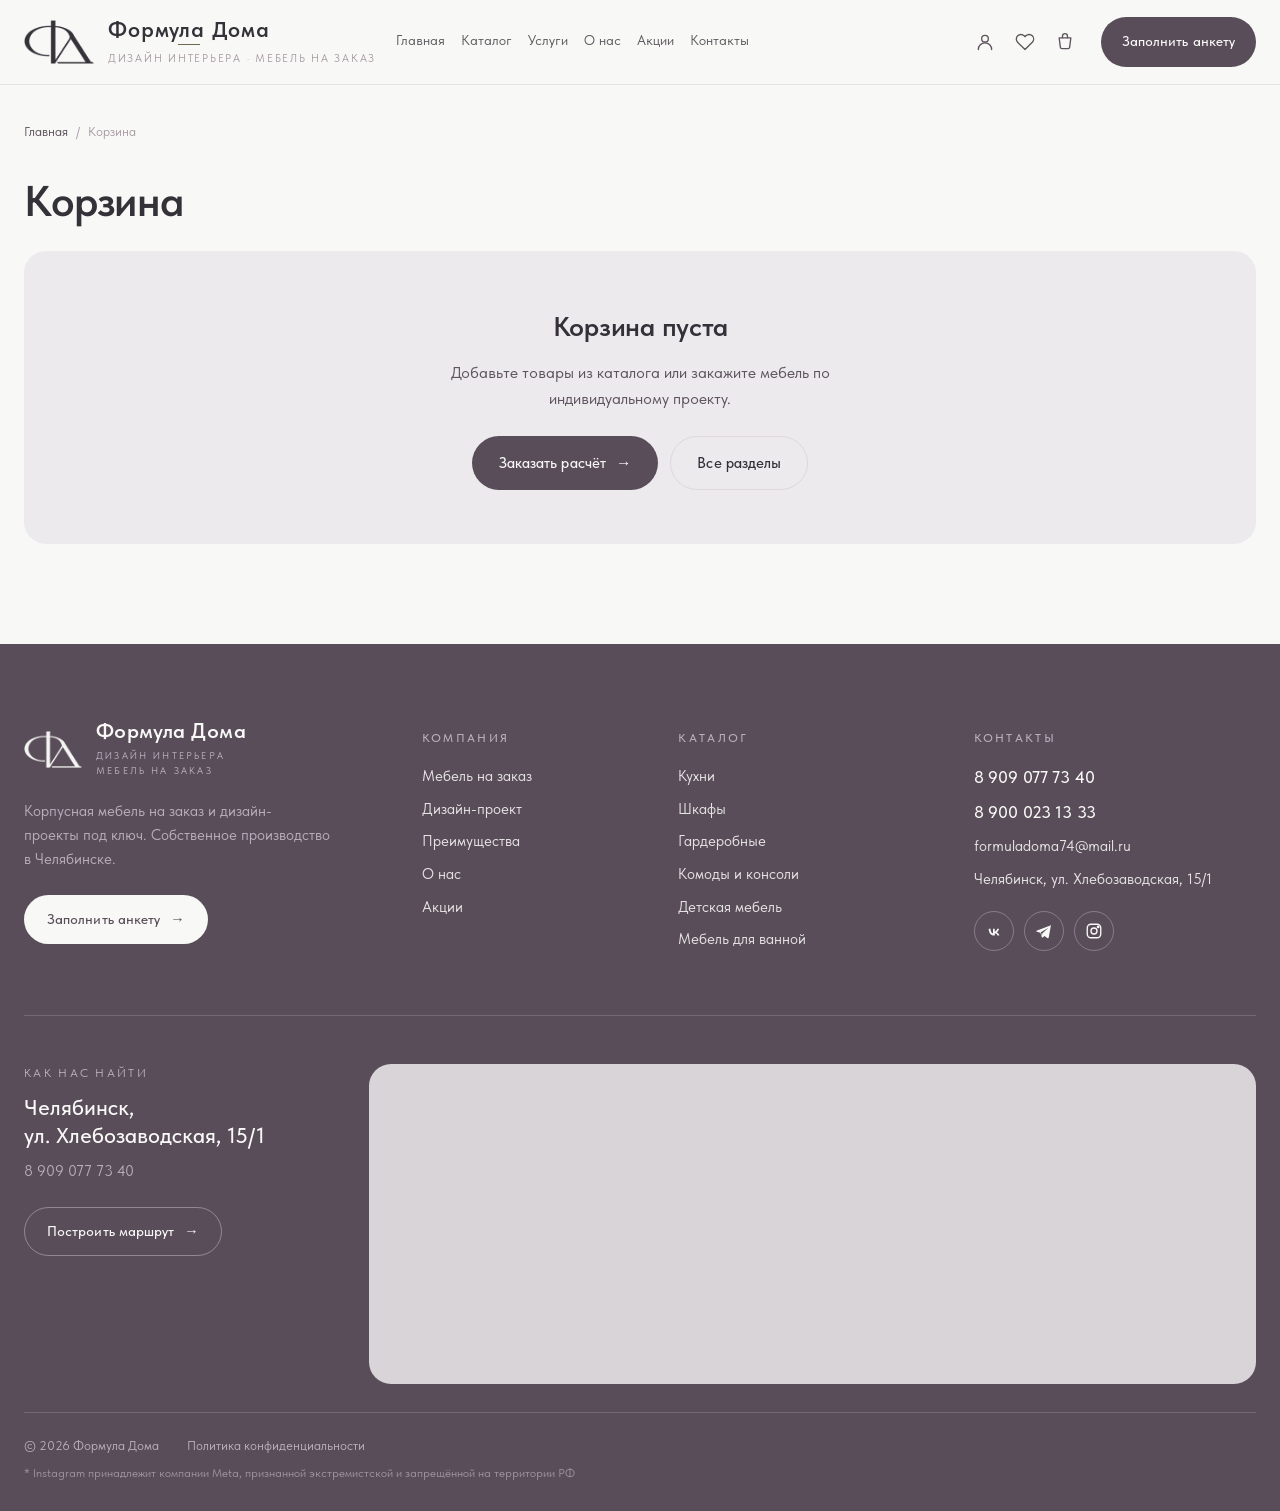
<file: cart.html>
<!DOCTYPE html>
<html lang="ru">
<head>
<meta charset="utf-8">
<meta name="viewport" content="width=device-width, initial-scale=1.0">
<title>Корзина — Формула Дома</title>
<meta name="description" content="Корзина.">
<meta property="og:type" content="website">
<meta property="og:title" content="Формула Дома — мебель на заказ и дизайн интерьера">
<meta property="og:description" content="Корпусная мебель на заказ и дизайн-проекты под ключ в Челябинске и области.">
<meta property="og:image" content="/assets/img/img13.jpg">
<meta name="format-detection" content="telephone=no">
<link rel="icon" type="image/png" href="assets/img/favicon.png">
<link rel="apple-touch-icon" href="assets/img/apple-touch-icon.png">
<link rel="preload" href="assets/fonts/TildaSans-VF.woff2" as="font" type="font/woff2" crossorigin>
<link rel="stylesheet" href="assets/css/site.css?v=5">
<meta name="robots" content="noindex">
<meta name="robots" content="noindex, nofollow">
<script>window.__DEMO__=true;</script>
<script>window.__METRIKA_ID__=114683951;(function(m,e,t,r,i,k,a){m[i]=m[i]||function(){(m[i].a=m[i].a||[]).push(arguments)};m[i].l=1*new Date();for(var j=0;j<document.scripts.length;j++){if(document.scripts[j].src===r){return;}}k=e.createElement(t),a=e.getElementsByTagName(t)[0],k.async=1,k.src=r,a.parentNode.insertBefore(k,a)})(window,document,"script","https://mc.yandex.ru/metrika/tag.js","ym");ym(114683951,"init",{clickmap:true,trackLinks:true,accurateTrackBounce:true,webvisor:true});</script><noscript><div><img src="https://mc.yandex.ru/watch/114683951" style="position:absolute;left:-9999px;" alt=""></div></noscript>
</head>
<body data-page="cart">
<section id="vb-f7k-root" class="vb-f7k fd-inner">
<header class="vb-f7k-header" id="vb-f7k-header"> <div class="vb-f7k-shell vb-f7k-header__top"> <a class="vb-f7k-logo" href="index.html" aria-label="Формула Дома — на главную"> <img class="vb-f7k-logo__mark" src="assets/img/logo-fd.png" alt="" width="318" height="200" aria-hidden="true"> <span class="vb-f7k-logo__text"> <span class="vb-f7k-logo__name"><em>Формула Дома</em></span> <span class="vb-f7k-logo__sub">Дизайн интерьера · Мебель на заказ</span> </span> </a> <nav class="vb-f7k-nav" id="vb-f7k-nav" aria-label="Основная навигация"> <a href="index.html#vb-f7k-hero">Главная</a> <a href="catalog.html">Каталог</a> <a href="index.html#vb-f7k-services">Услуги</a> <a href="index.html#vb-f7k-about">О нас</a> <a href="index.html#vb-f7k-offers">Акции</a> <a href="index.html#vb-f7k-contacts">Контакты</a> <a href="#auth" class="vb-f7k-nav__auth" data-auth-open>Личный кабинет</a> <div class="vb-f7k-nav__extra"><a class="vb-f7k-btn vb-f7k-btn--primary" href="index.html#vb-f7k-anketa">Заполнить анкету</a><div class="vb-f7k-nav__phones"><a href="tel:+79090777340">8 909 077 73 40</a><a href="tel:+79000231333">8 900 023 13 33</a><span>г. Челябинск, ул. Хлебозаводская 15/1</span></div></div> </nav> <div class="vb-f7k-header__right"> <div class="vb-f7k-header__icons" aria-label="Личный кабинет"> <a class="vb-f7k-iconbtn" href="#auth" id="vb-f7k-auth-btn" data-auth-open aria-label="Авторизация"> <svg viewBox="0 0 24 24" fill="none" stroke="currentColor" stroke-width="1.6" stroke-linecap="round" stroke-linejoin="round" aria-hidden="true"><circle cx="12" cy="8" r="4"></circle><path d="M4 21c0-4.4 3.6-8 8-8s8 3.6 8 8"></path></svg> <span id="vb-f7k-auth-label">Авторизация</span> </a> <a class="vb-f7k-iconbtn" href="favorites.html" aria-label="Избранное"><b class="vb-f7k-badge" data-badge="fav" hidden></b> <svg viewBox="0 0 24 24" fill="none" stroke="currentColor" stroke-width="1.6" stroke-linecap="round" stroke-linejoin="round" aria-hidden="true"><path d="M20.8 4.6a5.5 5.5 0 0 0-7.8 0L12 5.6l-1-1a5.5 5.5 0 1 0-7.8 7.8l1 1L12 21l7.8-7.8 1-1a5.5 5.5 0 0 0 0-7.6z"></path></svg> <span>Избранное</span> </a> <a class="vb-f7k-iconbtn" href="cart.html" aria-label="Корзина"><b class="vb-f7k-badge" data-badge="cart" hidden></b> <svg viewBox="0 0 24 24" fill="none" stroke="currentColor" stroke-width="1.6" stroke-linecap="round" stroke-linejoin="round" aria-hidden="true"><path d="M5 7h14l-1.4 11.2a2 2 0 0 1-2 1.8H8.4a2 2 0 0 1-2-1.8L5 7z"></path><path d="M9 7V5a3 3 0 0 1 6 0v2"></path></svg> <span>Корзина</span> </a> </div> <a class="vb-f7k-btn vb-f7k-btn--primary" href="index.html#vb-f7k-anketa"> <span class="t-btnflex__text">Заполнить анкету</span> </a> <button class="vb-f7k-burger" type="button" id="vb-f7k-burger" aria-controls="vb-f7k-nav" aria-label="Открыть меню" aria-expanded="false"> <span class="vb-f7k-burger__lines" aria-hidden="true"><i></i><i></i><i></i></span> </button> </div> </div> </header>
<main class="fd-main">
<div class="vb-f7k-shell">
<nav class="fd-crumbs" aria-label="Навигация"><a href="index.html">Главная</a><span>/</span><span>Корзина</span></nav><header class="fd-head"><h1 class="fd-title">Корзина</h1></header><div class="fd-cart-layout"><div id="fd-cart" class="fd-content" aria-live="polite"><div class="fd-loading">Загрузка…</div></div><aside id="fd-checkout" class="fd-checkout" hidden><form class="vb-f7k-form" id="fd-order-form" novalidate><div class="vb-f7k-form__head"><h3 class="vb-f7k-form__title">Оформление заказа</h3><span class="vb-f7k-rule vb-f7k-rule--center" style="margin-top:12px;"></span></div><div class="vb-f7k-inputbox"><label for="fd-o-name">Имя</label><input type="text" id="fd-o-name" name="name" autocomplete="name" placeholder="Как к вам обращаться"></div><div class="vb-f7k-inputbox"><label for="fd-o-phone">Телефон</label><input type="tel" id="fd-o-phone" name="phone" autocomplete="tel" placeholder="+7 (___) ___-__-__"></div><div class="vb-f7k-inputbox"><label for="fd-o-comment">Комментарий</label><textarea id="fd-o-comment" name="comment" placeholder="Размеры, цвет, адрес доставки, удобное время для звонка"></textarea></div><div class="vb-f7k-hp" aria-hidden="true"><label>Website<input type="text" name="website" tabindex="-1" autocomplete="off"></label></div><label class="vb-f7k-consent"><input type="checkbox" name="consent" value="1"> <span>Согласен(на) на обработку персональных данных в соответствии с <a href="privacy.html" target="_blank">политикой конфиденциальности</a></span></label><div class="vb-f7k-form__error" role="alert" hidden></div><div class="vb-f7k-form__submit"><button type="submit" class="t-submit t-btnflex t-btnflex_lg"><span class="t-btnflex__text">Отправить заказ</span></button></div><p class="fd-note">Оплата не требуется сейчас — менеджер перезвонит и подтвердит заказ.</p></form></aside></div>
</div>
</main>
<footer class="fd-footer" id="vb-f7k-contacts" aria-labelledby="fd-footer-title">
 <div class="vb-f7k-shell">
  <div class="fd-footer__grid">
   <div class="fd-footer__brandcol">
    <a class="fd-footer__brand" href="index.html" aria-label="Формула Дома — на главную">
     <img src="assets/img/logo-fd-light.png" alt="" width="254" height="160" aria-hidden="true">
     <span class="fd-footer__brandtext"><span class="fd-footer__name" id="fd-footer-title">Формула Дома</span><span class="fd-footer__tagline">Дизайн интерьера<br>Мебель на заказ</span></span>
    </a>
    <p class="fd-footer__about">Корпусная мебель на заказ и дизайн-проекты под ключ. Собственное производство в Челябинске.</p>
    <a class="vb-f7k-btn fd-footer__cta" href="index.html#vb-f7k-anketa"><span class="t-btnflex__text">Заполнить анкету</span><span class="vb-f7k-btn__arrow" aria-hidden="true">→</span></a>
   </div>
   <nav class="fd-footer__col" aria-label="Компания">
    <h3 class="fd-footer__h">Компания</h3>
    <ul class="fd-footer__list">
     <li><a href="index.html#vb-f7k-svc-custom">Мебель на заказ</a></li>
     <li><a href="index.html#vb-f7k-svc-design">Дизайн-проект</a></li>
     <li><a href="index.html#vb-f7k-advantages">Преимущества</a></li>
     <li><a href="index.html#vb-f7k-about">О нас</a></li>
     <li><a href="index.html#vb-f7k-offers">Акции</a></li>
    </ul>
   </nav>
   <nav class="fd-footer__col" aria-label="Каталог">
    <h3 class="fd-footer__h">Каталог</h3>
    <ul class="fd-footer__list">
     <li><a href="catalog.html?c=kuhni">Кухни</a></li>
     <li><a href="catalog.html?c=shkafy">Шкафы</a></li>
     <li><a href="catalog.html?c=garderobnye">Гардеробные</a></li>
     <li><a href="catalog.html?c=komody">Комоды и консоли</a></li>
     <li><a href="catalog.html?c=detskaya">Детская мебель</a></li>
     <li><a href="catalog.html?c=vannaya">Мебель для ванной</a></li>
    </ul>
   </nav>
   <div class="fd-footer__col fd-footer__contacts">
    <h3 class="fd-footer__h">Контакты</h3>
    <ul class="fd-footer__list fd-footer__list--contacts">
     <li><a class="fd-footer__phone" href="tel:+79090777340">8 909 077 73 40</a></li>
     <li><a class="fd-footer__phone" href="tel:+79000231333">8 900 023 13 33</a></li>
     <li><a href="mailto:formuladoma74@mail.ru">formuladoma74@mail.ru</a></li>
     <li><a href="https://yandex.ru/maps/?text=%D0%A7%D0%B5%D0%BB%D1%8F%D0%B1%D0%B8%D0%BD%D1%81%D0%BA%2C%20%D1%83%D0%BB.%20%D0%A5%D0%BB%D0%B5%D0%B1%D0%BE%D0%B7%D0%B0%D0%B2%D0%BE%D0%B4%D1%81%D0%BA%D0%B0%D1%8F%2C%2015%2F1" target="_blank" rel="noopener">Челябинск, ул.&nbsp;Хлебозаводская,&nbsp;15/1</a></li>
    </ul>
    <div class="fd-footer__socials">
     <a href="https://vk.ru/formuladomaofficial" target="_blank" rel="noopener" aria-label="ВКонтакте"><svg viewBox="0 0 24 24" fill="currentColor" aria-hidden="true"><path d="M12.5 18c-5 0-7.4-3.4-7.6-9.1h2.4c.1 4.2 1.9 6 3.4 6.4V8.9h2.3v3.6c1.4-.2 2.9-1.8 3.4-3.6h2.3c-.4 2.2-1.9 3.9-3 4.6 1.1.6 2.8 2 3.5 4.5h-2.5c-.5-1.5-1.8-2.7-3.6-2.9v2.9h-.6z"></path></svg></a>
     <a href="https://t.me/fdhomee" target="_blank" rel="noopener" aria-label="Telegram"><svg viewBox="0 0 24 24" fill="currentColor" aria-hidden="true"><path d="M21.4 4.2L2.7 11.4c-1.2.5-1.2 1.2-.2 1.5l4.7 1.5 1.8 5.6c.2.6.4.8.8.8.4 0 .6-.2.9-.4l2-1.9 4.1 3c.7.4 1.3.2 1.5-.7L21 5.6c.3-1.1-.4-1.6-1.1-1.4zM18 7.7l-8.4 7.6-.3 3.2-1.5-4.7 10.2-6.1z"></path></svg></a>
     <a href="https://instagram.com/hello_home_official" target="_blank" rel="noopener" aria-label="Instagram"><svg viewBox="0 0 24 24" fill="none" stroke="currentColor" stroke-width="1.8" aria-hidden="true"><rect x="3" y="3" width="18" height="18" rx="5"></rect><circle cx="12" cy="12" r="4"></circle><circle cx="17.5" cy="6.5" r="1" fill="currentColor"></circle></svg></a>
    </div>
   </div>
  </div>
  <div class="fd-footer__location">
   <div class="fd-footer__mapcard">
    <span class="fd-footer__mapcard-label">Как нас найти</span>
    <span class="fd-footer__mapcard-addr">Челябинск,<br>ул.&nbsp;Хлебозаводская,&nbsp;15/1</span>
    <a class="fd-footer__mapcard-tel" href="tel:+79090777340">8 909 077 73 40</a>
    <a class="vb-f7k-btn fd-footer__route" href="https://yandex.ru/maps/?rtext=~%D0%A7%D0%B5%D0%BB%D1%8F%D0%B1%D0%B8%D0%BD%D1%81%D0%BA%2C%20%D1%83%D0%BB.%20%D0%A5%D0%BB%D0%B5%D0%B1%D0%BE%D0%B7%D0%B0%D0%B2%D0%BE%D0%B4%D1%81%D0%BA%D0%B0%D1%8F%2C%2015%2F1&amp;rtt=auto" target="_blank" rel="noopener"><span class="t-btnflex__text">Построить маршрут</span><span class="vb-f7k-btn__arrow" aria-hidden="true">→</span></a>
   </div>
   <div class="fd-footer__map">
    <iframe src="https://yandex.ru/map-widget/v1/?text=%D0%A7%D0%B5%D0%BB%D1%8F%D0%B1%D0%B8%D0%BD%D1%81%D0%BA%2C%20%D1%83%D0%BB%D0%B8%D1%86%D0%B0%20%D0%A5%D0%BB%D0%B5%D0%B1%D0%BE%D0%B7%D0%B0%D0%B2%D0%BE%D0%B4%D1%81%D0%BA%D0%B0%D1%8F%2C%2015%2F1&amp;z=16" title="Формула Дома на карте" loading="lazy" allowfullscreen></iframe>
   </div>
  </div>
  <div class="fd-footer__bottom">
   <span>© <span data-year>2026</span> Формула Дома</span>
   <a href="privacy.html">Политика конфиденциальности</a>
   <span class="fd-footer__note">* Instagram принадлежит компании Meta, признанной экстремистской и запрещённой на территории РФ</span>
  </div>
 </div>
</footer>
<!-- ================= AUTH MODAL (added) ================= -->
<div class="vb-f7k-modal" id="vb-f7k-auth" role="dialog" aria-modal="true" aria-labelledby="vb-f7k-auth-title">
 <div class="vb-f7k-modal__card">
  <button type="button" class="vb-f7k-modal__close" data-auth-close aria-label="Закрыть">✕</button>
  <div id="vb-f7k-auth-guest">
   <h3 class="vb-f7k-modal__title" id="vb-f7k-auth-title">Личный кабинет</h3>
   <span class="vb-f7k-rule vb-f7k-rule--center" style="margin:12px auto 0"></span>
   <div class="vb-f7k-tabs" role="tablist">
    <button type="button" class="is-active" data-auth-tab="login" role="tab">Вход</button>
    <button type="button" data-auth-tab="register" role="tab">Регистрация</button>
   </div>
   <form class="vb-f7k-form vb-f7k-form--auth" id="vb-f7k-login" data-auth-form="login" novalidate>
    <div class="vb-f7k-inputbox"><label for="vb-f7k-l-login">E-mail или телефон</label><input type="text" id="vb-f7k-l-login" name="login" autocomplete="username" required><div class="t-input-error"></div></div>
    <div class="vb-f7k-inputbox"><label for="vb-f7k-l-pass">Пароль</label><input type="password" id="vb-f7k-l-pass" name="password" autocomplete="current-password" required><div class="t-input-error"></div></div>
    <div class="vb-f7k-form__error" role="alert" hidden></div>
    <button type="submit" class="t-submit t-btnflex"><span class="t-btnflex__text">Войти</span></button>
   </form>
   <form class="vb-f7k-form vb-f7k-form--auth" id="vb-f7k-register" data-auth-form="register" novalidate hidden>
    <div class="vb-f7k-inputbox"><label for="vb-f7k-r-name">Имя</label><input type="text" id="vb-f7k-r-name" name="name" autocomplete="name" placeholder="Как к вам обращаться" required minlength="2"><div class="t-input-error"></div></div>
    <div class="vb-f7k-inputbox"><label for="vb-f7k-r-phone">Телефон</label><input type="tel" id="vb-f7k-r-phone" name="phone" data-mask="phone" autocomplete="tel" placeholder="+7 (___) ___-__-__" required><div class="t-input-error"></div></div>
    <div class="vb-f7k-inputbox"><label for="vb-f7k-r-email">E-mail</label><input type="email" id="vb-f7k-r-email" name="email" autocomplete="email" placeholder="you@mail.ru" required><div class="t-input-error"></div></div>
    <div class="vb-f7k-inputbox"><label for="vb-f7k-r-pass">Пароль</label><input type="password" id="vb-f7k-r-pass" name="password" autocomplete="new-password" placeholder="Не менее 8 символов" required minlength="8"><div class="t-input-error"></div></div>
    <label class="vb-f7k-consent"><input type="checkbox" name="consent" value="1" required> <span>Согласен(на) на обработку персональных данных в соответствии с <a href="privacy.html" target="_blank">политикой конфиденциальности</a></span></label>
    <div class="vb-f7k-form__error" role="alert" hidden></div>
    <button type="submit" class="t-submit t-btnflex"><span class="t-btnflex__text">Зарегистрироваться</span></button>
   </form>
  </div>
  <div id="vb-f7k-auth-user" hidden>
   <h3 class="vb-f7k-modal__title">Личный кабинет</h3>
   <span class="vb-f7k-rule vb-f7k-rule--center" style="margin:12px auto 20px"></span>
   <div class="vb-f7k-acc">
    <div class="vb-f7k-acc__row"><span>Имя</span><span data-acc="name"></span></div>
    <div class="vb-f7k-acc__row"><span>Телефон</span><span data-acc="phone"></span></div>
    <div class="vb-f7k-acc__row"><span>E-mail</span><span data-acc="email"></span></div>
    <div class="vb-f7k-acc__leads" data-acc="leads"></div>
    <div class="vb-f7k-acc__actions">
     <a class="vb-f7k-btn vb-f7k-btn--primary" href="index.html#vb-f7k-anketa" data-auth-close><span class="t-btnflex__text">Новая заявка</span></a>
     <button type="button" class="vb-f7k-btn vb-f7k-btn--ghost" id="vb-f7k-logout"><span class="t-btnflex__text">Выйти</span></button>
    </div>
   </div>
  </div>
 </div>
</div>
</section>
<script src="assets/js/site.js?v=5" defer></script>
<script src="assets/js/catalog.js?v=5" defer></script>
</body>
</html>
</file>
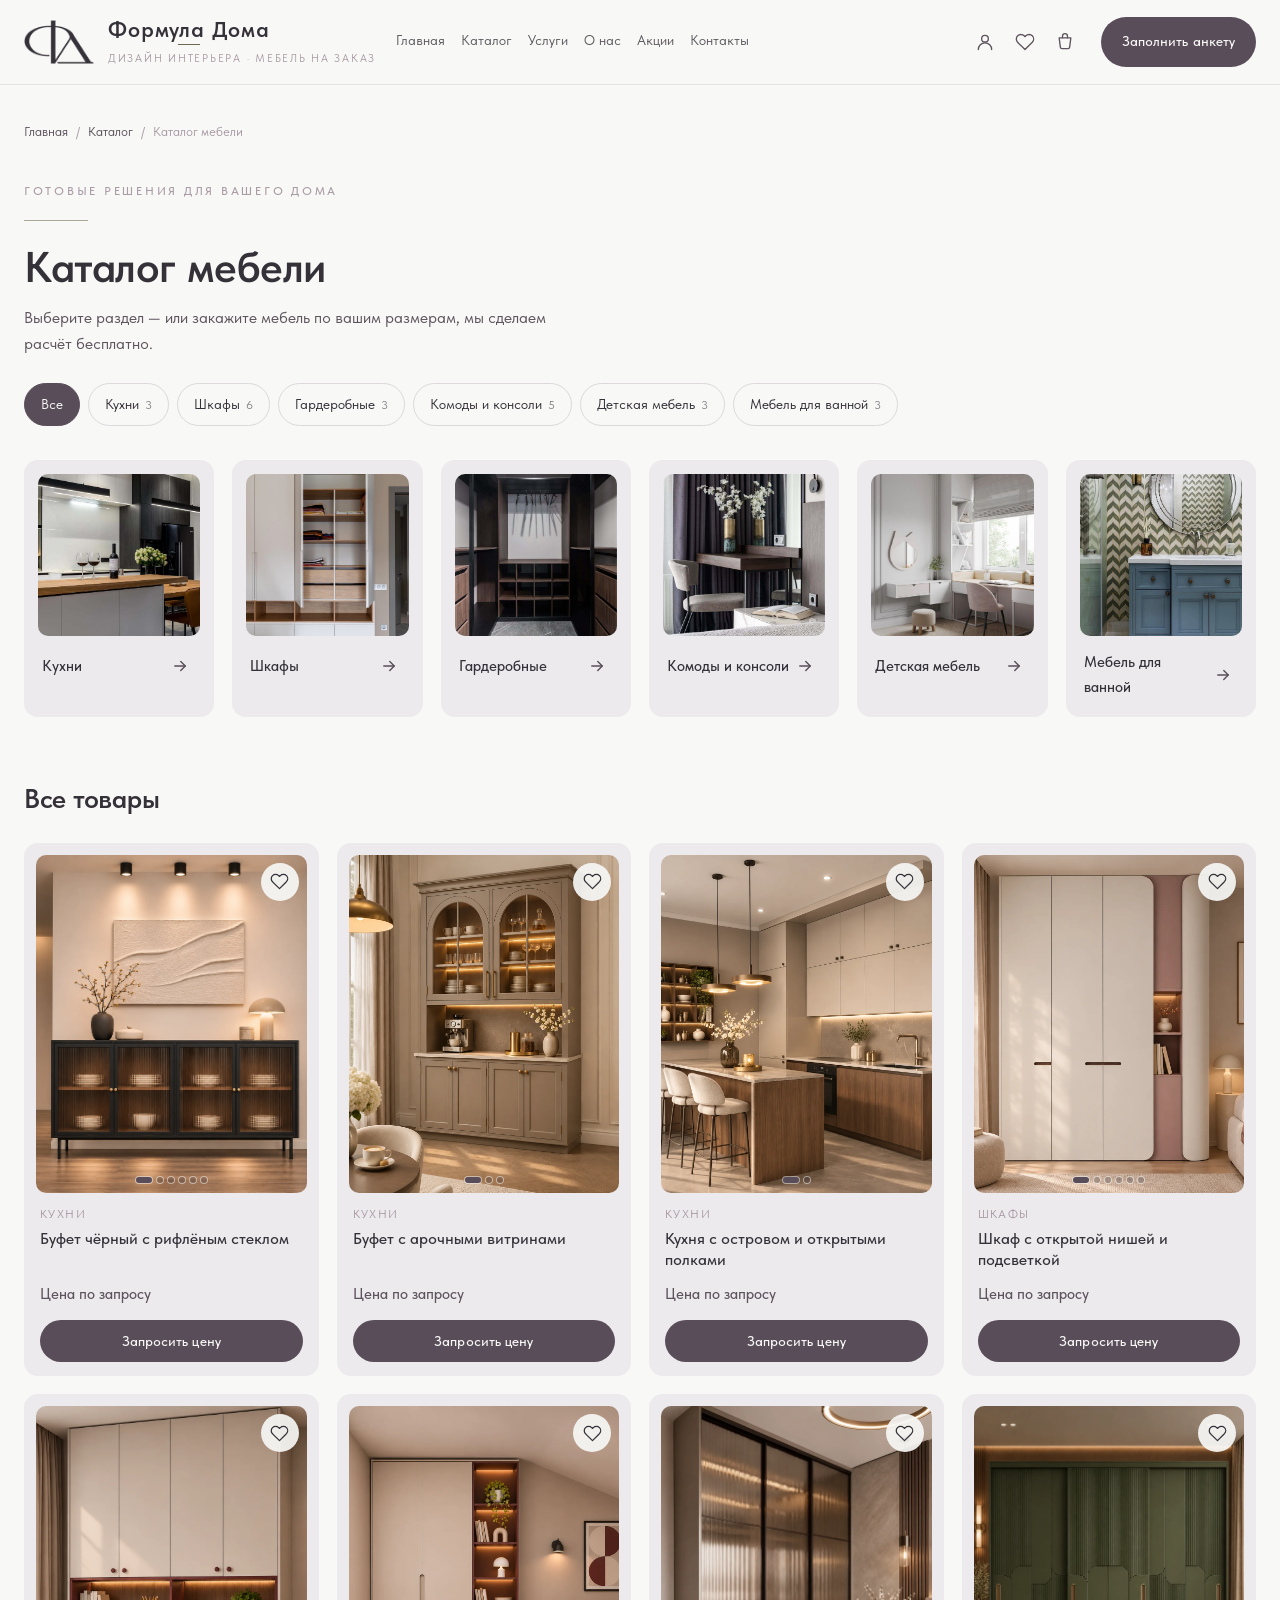
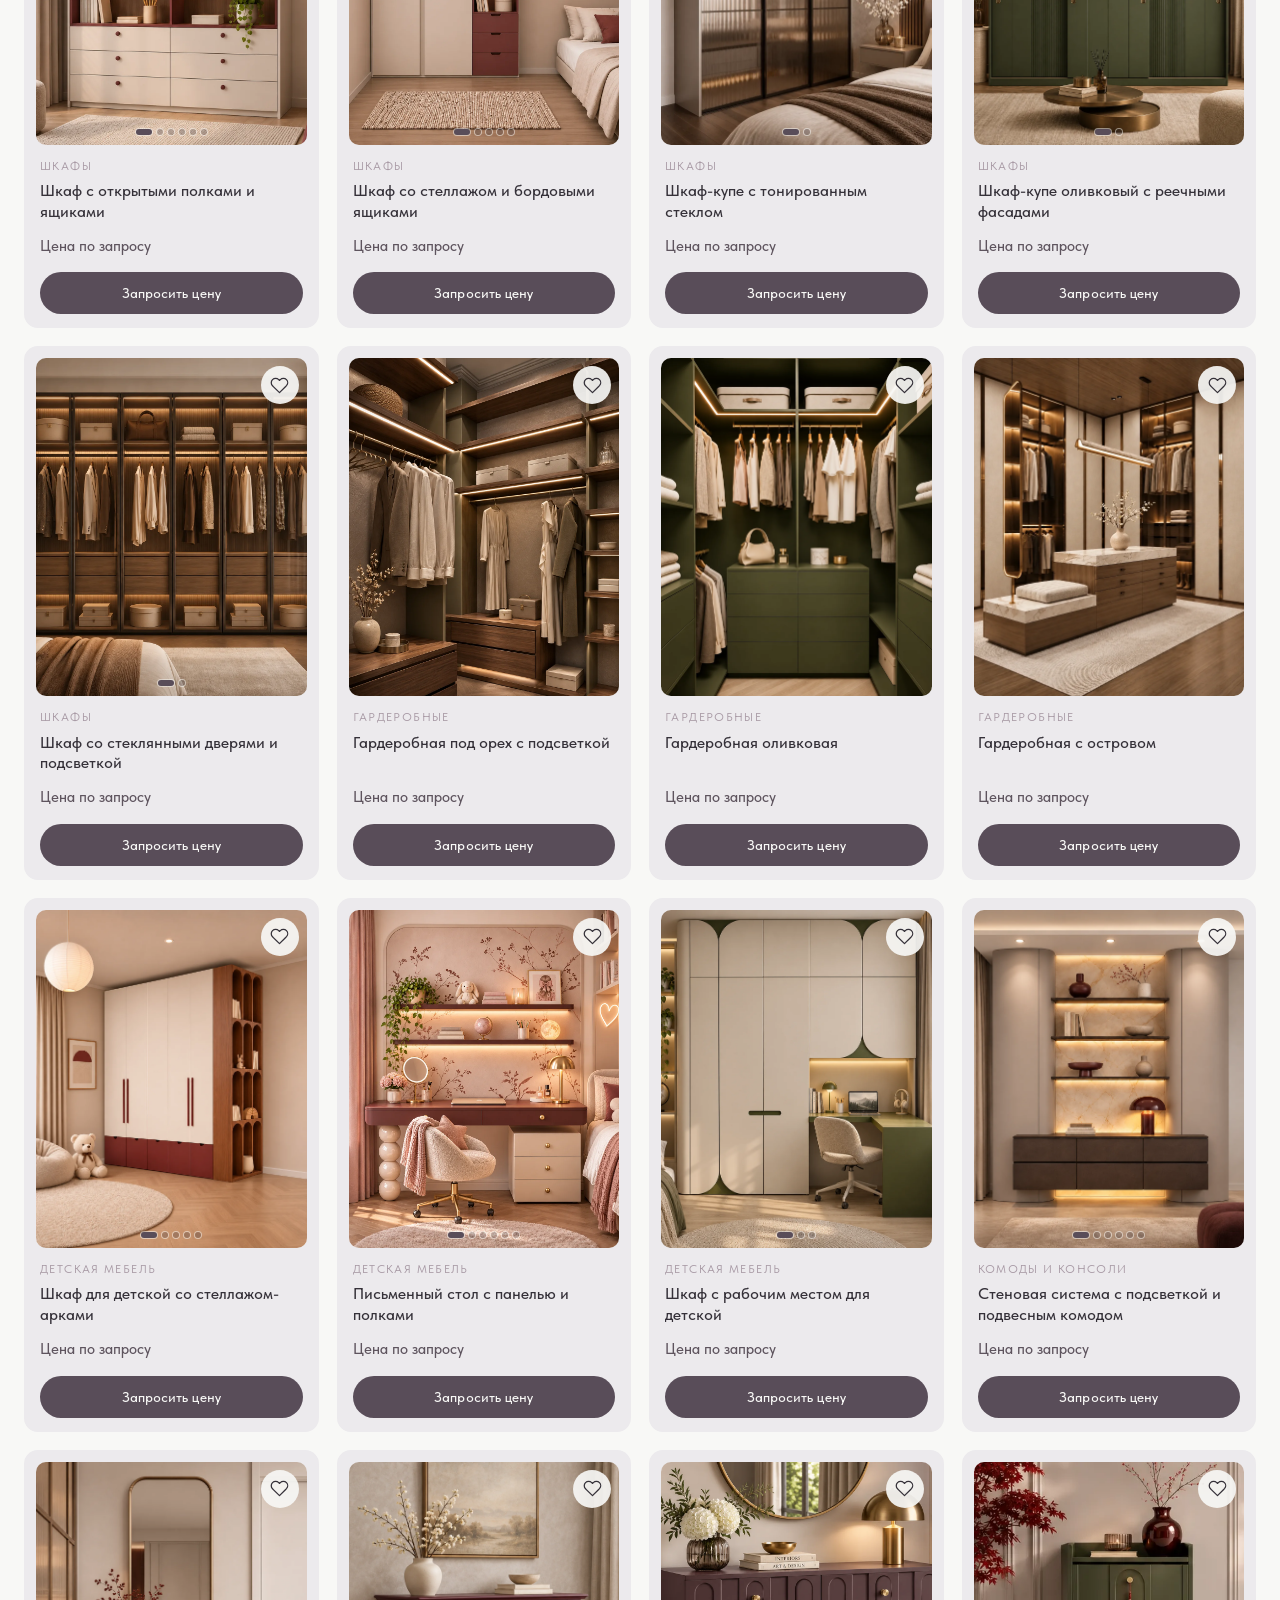
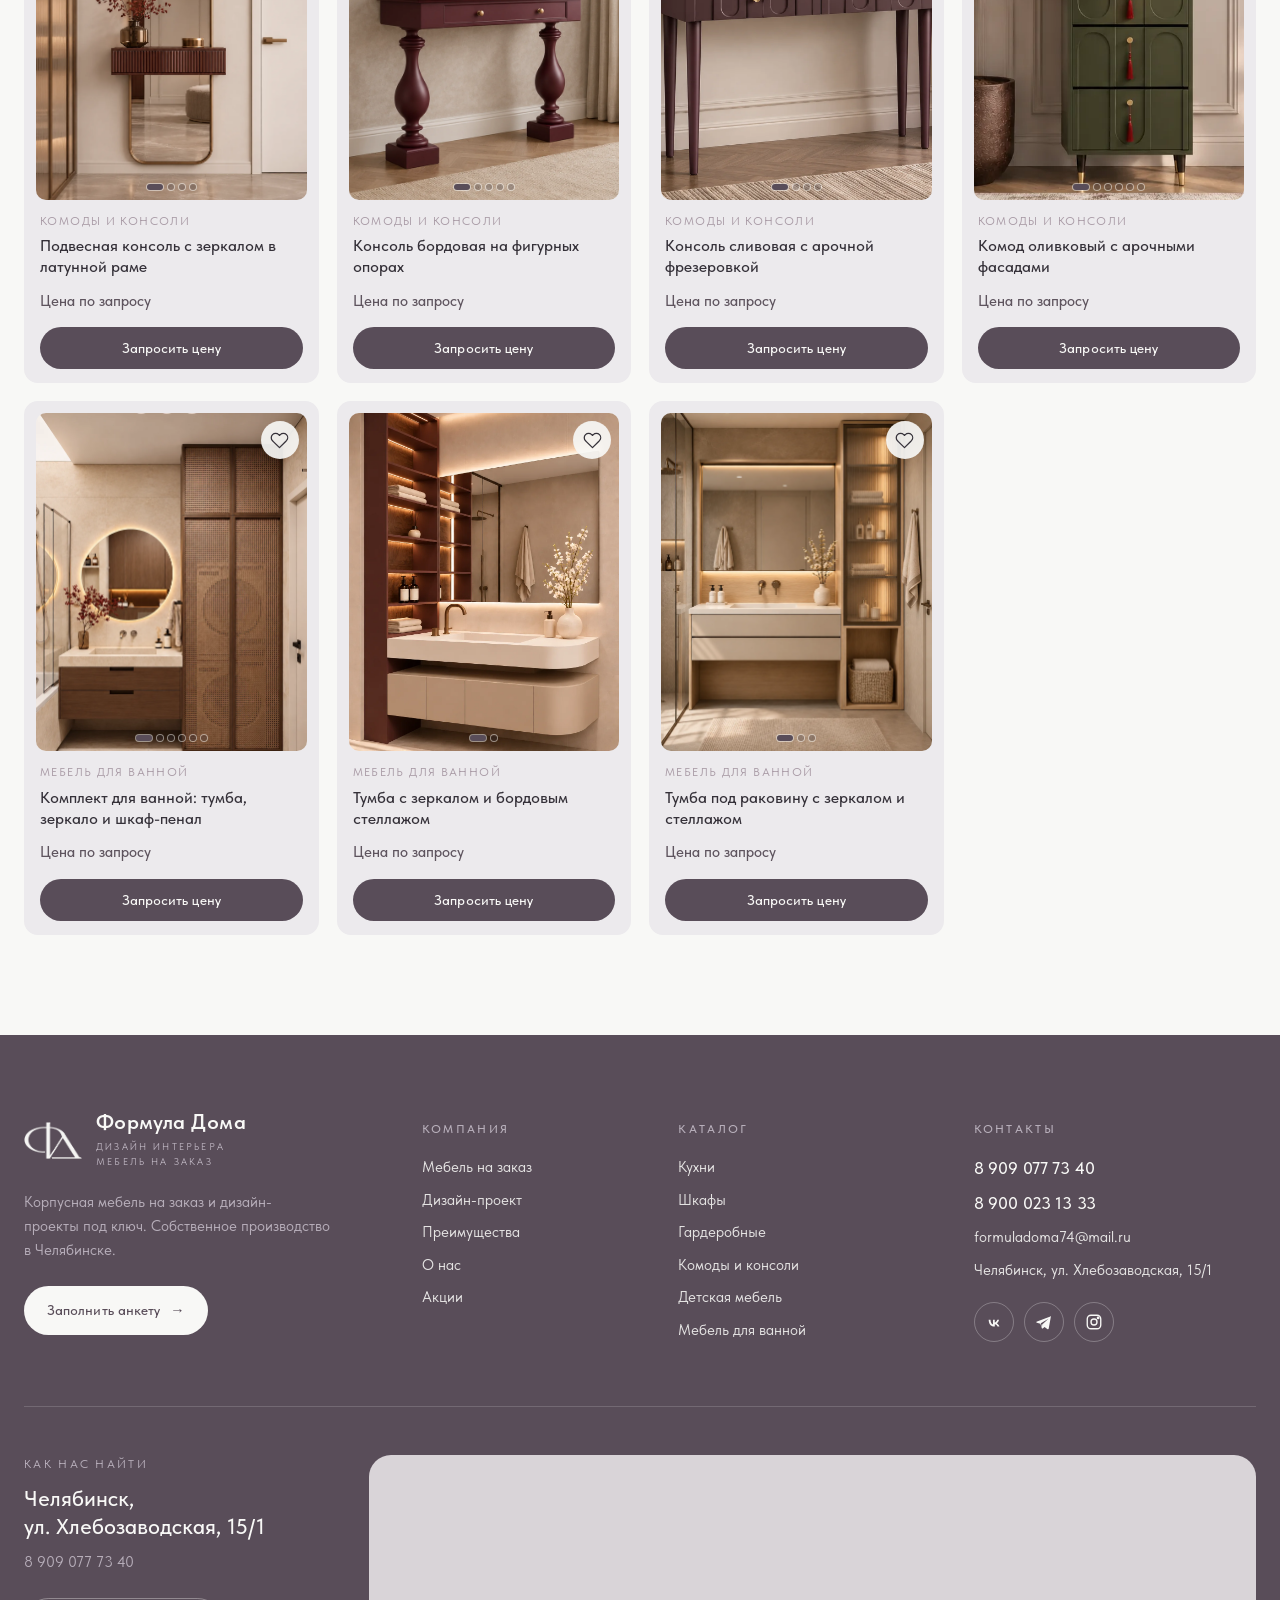
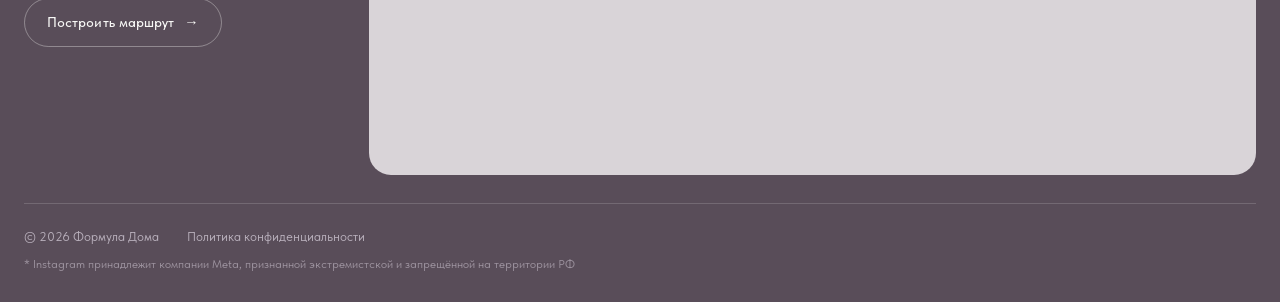
<file: catalog.html>
<!DOCTYPE html>
<html lang="ru">
<head>
<meta charset="utf-8">
<meta name="viewport" content="width=device-width, initial-scale=1.0">
<title>Каталог мебели — Формула Дома</title>
<meta name="description" content="Каталог мебели «Формула Дома»: кухни, шкафы, гардеробные, комоды, детская мебель и мебель для ванной.">
<meta property="og:type" content="website">
<meta property="og:title" content="Формула Дома — мебель на заказ и дизайн интерьера">
<meta property="og:description" content="Корпусная мебель на заказ и дизайн-проекты под ключ в Челябинске и области.">
<meta property="og:image" content="/assets/img/img13.jpg">
<meta name="format-detection" content="telephone=no">
<link rel="icon" type="image/png" href="assets/img/favicon.png">
<link rel="apple-touch-icon" href="assets/img/apple-touch-icon.png">
<link rel="preload" href="assets/fonts/TildaSans-VF.woff2" as="font" type="font/woff2" crossorigin>
<link rel="stylesheet" href="assets/css/site.css?v=5">
<meta name="robots" content="noindex, nofollow">
<script>window.__DEMO__=true;</script>
<script>window.__METRIKA_ID__=114683951;(function(m,e,t,r,i,k,a){m[i]=m[i]||function(){(m[i].a=m[i].a||[]).push(arguments)};m[i].l=1*new Date();for(var j=0;j<document.scripts.length;j++){if(document.scripts[j].src===r){return;}}k=e.createElement(t),a=e.getElementsByTagName(t)[0],k.async=1,k.src=r,a.parentNode.insertBefore(k,a)})(window,document,"script","https://mc.yandex.ru/metrika/tag.js","ym");ym(114683951,"init",{clickmap:true,trackLinks:true,accurateTrackBounce:true,webvisor:true});</script><noscript><div><img src="https://mc.yandex.ru/watch/114683951" style="position:absolute;left:-9999px;" alt=""></div></noscript>
</head>
<body data-page="catalog">
<section id="vb-f7k-root" class="vb-f7k fd-inner">
<header class="vb-f7k-header" id="vb-f7k-header"> <div class="vb-f7k-shell vb-f7k-header__top"> <a class="vb-f7k-logo" href="index.html" aria-label="Формула Дома — на главную"> <img class="vb-f7k-logo__mark" src="assets/img/logo-fd.png" alt="" width="318" height="200" aria-hidden="true"> <span class="vb-f7k-logo__text"> <span class="vb-f7k-logo__name"><em>Формула Дома</em></span> <span class="vb-f7k-logo__sub">Дизайн интерьера · Мебель на заказ</span> </span> </a> <nav class="vb-f7k-nav" id="vb-f7k-nav" aria-label="Основная навигация"> <a href="index.html#vb-f7k-hero">Главная</a> <a href="catalog.html">Каталог</a> <a href="index.html#vb-f7k-services">Услуги</a> <a href="index.html#vb-f7k-about">О нас</a> <a href="index.html#vb-f7k-offers">Акции</a> <a href="index.html#vb-f7k-contacts">Контакты</a> <a href="#auth" class="vb-f7k-nav__auth" data-auth-open>Личный кабинет</a> <div class="vb-f7k-nav__extra"><a class="vb-f7k-btn vb-f7k-btn--primary" href="index.html#vb-f7k-anketa">Заполнить анкету</a><div class="vb-f7k-nav__phones"><a href="tel:+79090777340">8 909 077 73 40</a><a href="tel:+79000231333">8 900 023 13 33</a><span>г. Челябинск, ул. Хлебозаводская 15/1</span></div></div> </nav> <div class="vb-f7k-header__right"> <div class="vb-f7k-header__icons" aria-label="Личный кабинет"> <a class="vb-f7k-iconbtn" href="#auth" id="vb-f7k-auth-btn" data-auth-open aria-label="Авторизация"> <svg viewBox="0 0 24 24" fill="none" stroke="currentColor" stroke-width="1.6" stroke-linecap="round" stroke-linejoin="round" aria-hidden="true"><circle cx="12" cy="8" r="4"></circle><path d="M4 21c0-4.4 3.6-8 8-8s8 3.6 8 8"></path></svg> <span id="vb-f7k-auth-label">Авторизация</span> </a> <a class="vb-f7k-iconbtn" href="favorites.html" aria-label="Избранное"><b class="vb-f7k-badge" data-badge="fav" hidden></b> <svg viewBox="0 0 24 24" fill="none" stroke="currentColor" stroke-width="1.6" stroke-linecap="round" stroke-linejoin="round" aria-hidden="true"><path d="M20.8 4.6a5.5 5.5 0 0 0-7.8 0L12 5.6l-1-1a5.5 5.5 0 1 0-7.8 7.8l1 1L12 21l7.8-7.8 1-1a5.5 5.5 0 0 0 0-7.6z"></path></svg> <span>Избранное</span> </a> <a class="vb-f7k-iconbtn" href="cart.html" aria-label="Корзина"><b class="vb-f7k-badge" data-badge="cart" hidden></b> <svg viewBox="0 0 24 24" fill="none" stroke="currentColor" stroke-width="1.6" stroke-linecap="round" stroke-linejoin="round" aria-hidden="true"><path d="M5 7h14l-1.4 11.2a2 2 0 0 1-2 1.8H8.4a2 2 0 0 1-2-1.8L5 7z"></path><path d="M9 7V5a3 3 0 0 1 6 0v2"></path></svg> <span>Корзина</span> </a> </div> <a class="vb-f7k-btn vb-f7k-btn--primary" href="index.html#vb-f7k-anketa"> <span class="t-btnflex__text">Заполнить анкету</span> </a> <button class="vb-f7k-burger" type="button" id="vb-f7k-burger" aria-controls="vb-f7k-nav" aria-label="Открыть меню" aria-expanded="false"> <span class="vb-f7k-burger__lines" aria-hidden="true"><i></i><i></i><i></i></span> </button> </div> </div> </header>
<main class="fd-main">
<div class="vb-f7k-shell">
<nav class="fd-crumbs" aria-label="Навигация"><a href="index.html">Главная</a><span>/</span><a href="catalog.html">Каталог</a><span>/</span><span id="fd-crumb-current">Каталог мебели</span></nav><header class="fd-head"><span class="vb-f7k-eyebrow">Готовые решения для вашего дома</span><span class="vb-f7k-rule"></span><h1 class="fd-title" id="fd-title">Каталог мебели</h1><p class="fd-lead" id="fd-lead"></p></header><nav class="fd-tabs" id="fd-tabs" aria-label="Разделы каталога"></nav><div id="fd-catalog" class="fd-content" aria-live="polite"><div class="fd-loading">Загрузка…</div></div>
</div>
</main>
<footer class="fd-footer" id="vb-f7k-contacts" aria-labelledby="fd-footer-title">
 <div class="vb-f7k-shell">
  <div class="fd-footer__grid">
   <div class="fd-footer__brandcol">
    <a class="fd-footer__brand" href="index.html" aria-label="Формула Дома — на главную">
     <img src="assets/img/logo-fd-light.png" alt="" width="254" height="160" aria-hidden="true">
     <span class="fd-footer__brandtext"><span class="fd-footer__name" id="fd-footer-title">Формула Дома</span><span class="fd-footer__tagline">Дизайн интерьера<br>Мебель на заказ</span></span>
    </a>
    <p class="fd-footer__about">Корпусная мебель на заказ и дизайн-проекты под ключ. Собственное производство в Челябинске.</p>
    <a class="vb-f7k-btn fd-footer__cta" href="index.html#vb-f7k-anketa"><span class="t-btnflex__text">Заполнить анкету</span><span class="vb-f7k-btn__arrow" aria-hidden="true">→</span></a>
   </div>
   <nav class="fd-footer__col" aria-label="Компания">
    <h3 class="fd-footer__h">Компания</h3>
    <ul class="fd-footer__list">
     <li><a href="index.html#vb-f7k-svc-custom">Мебель на заказ</a></li>
     <li><a href="index.html#vb-f7k-svc-design">Дизайн-проект</a></li>
     <li><a href="index.html#vb-f7k-advantages">Преимущества</a></li>
     <li><a href="index.html#vb-f7k-about">О нас</a></li>
     <li><a href="index.html#vb-f7k-offers">Акции</a></li>
    </ul>
   </nav>
   <nav class="fd-footer__col" aria-label="Каталог">
    <h3 class="fd-footer__h">Каталог</h3>
    <ul class="fd-footer__list">
     <li><a href="catalog.html?c=kuhni">Кухни</a></li>
     <li><a href="catalog.html?c=shkafy">Шкафы</a></li>
     <li><a href="catalog.html?c=garderobnye">Гардеробные</a></li>
     <li><a href="catalog.html?c=komody">Комоды и консоли</a></li>
     <li><a href="catalog.html?c=detskaya">Детская мебель</a></li>
     <li><a href="catalog.html?c=vannaya">Мебель для ванной</a></li>
    </ul>
   </nav>
   <div class="fd-footer__col fd-footer__contacts">
    <h3 class="fd-footer__h">Контакты</h3>
    <ul class="fd-footer__list fd-footer__list--contacts">
     <li><a class="fd-footer__phone" href="tel:+79090777340">8 909 077 73 40</a></li>
     <li><a class="fd-footer__phone" href="tel:+79000231333">8 900 023 13 33</a></li>
     <li><a href="mailto:formuladoma74@mail.ru">formuladoma74@mail.ru</a></li>
     <li><a href="https://yandex.ru/maps/?text=%D0%A7%D0%B5%D0%BB%D1%8F%D0%B1%D0%B8%D0%BD%D1%81%D0%BA%2C%20%D1%83%D0%BB.%20%D0%A5%D0%BB%D0%B5%D0%B1%D0%BE%D0%B7%D0%B0%D0%B2%D0%BE%D0%B4%D1%81%D0%BA%D0%B0%D1%8F%2C%2015%2F1" target="_blank" rel="noopener">Челябинск, ул.&nbsp;Хлебозаводская,&nbsp;15/1</a></li>
    </ul>
    <div class="fd-footer__socials">
     <a href="https://vk.ru/formuladomaofficial" target="_blank" rel="noopener" aria-label="ВКонтакте"><svg viewBox="0 0 24 24" fill="currentColor" aria-hidden="true"><path d="M12.5 18c-5 0-7.4-3.4-7.6-9.1h2.4c.1 4.2 1.9 6 3.4 6.4V8.9h2.3v3.6c1.4-.2 2.9-1.8 3.4-3.6h2.3c-.4 2.2-1.9 3.9-3 4.6 1.1.6 2.8 2 3.5 4.5h-2.5c-.5-1.5-1.8-2.7-3.6-2.9v2.9h-.6z"></path></svg></a>
     <a href="https://t.me/fdhomee" target="_blank" rel="noopener" aria-label="Telegram"><svg viewBox="0 0 24 24" fill="currentColor" aria-hidden="true"><path d="M21.4 4.2L2.7 11.4c-1.2.5-1.2 1.2-.2 1.5l4.7 1.5 1.8 5.6c.2.6.4.8.8.8.4 0 .6-.2.9-.4l2-1.9 4.1 3c.7.4 1.3.2 1.5-.7L21 5.6c.3-1.1-.4-1.6-1.1-1.4zM18 7.7l-8.4 7.6-.3 3.2-1.5-4.7 10.2-6.1z"></path></svg></a>
     <a href="https://instagram.com/hello_home_official" target="_blank" rel="noopener" aria-label="Instagram"><svg viewBox="0 0 24 24" fill="none" stroke="currentColor" stroke-width="1.8" aria-hidden="true"><rect x="3" y="3" width="18" height="18" rx="5"></rect><circle cx="12" cy="12" r="4"></circle><circle cx="17.5" cy="6.5" r="1" fill="currentColor"></circle></svg></a>
    </div>
   </div>
  </div>
  <div class="fd-footer__location">
   <div class="fd-footer__mapcard">
    <span class="fd-footer__mapcard-label">Как нас найти</span>
    <span class="fd-footer__mapcard-addr">Челябинск,<br>ул.&nbsp;Хлебозаводская,&nbsp;15/1</span>
    <a class="fd-footer__mapcard-tel" href="tel:+79090777340">8 909 077 73 40</a>
    <a class="vb-f7k-btn fd-footer__route" href="https://yandex.ru/maps/?rtext=~%D0%A7%D0%B5%D0%BB%D1%8F%D0%B1%D0%B8%D0%BD%D1%81%D0%BA%2C%20%D1%83%D0%BB.%20%D0%A5%D0%BB%D0%B5%D0%B1%D0%BE%D0%B7%D0%B0%D0%B2%D0%BE%D0%B4%D1%81%D0%BA%D0%B0%D1%8F%2C%2015%2F1&amp;rtt=auto" target="_blank" rel="noopener"><span class="t-btnflex__text">Построить маршрут</span><span class="vb-f7k-btn__arrow" aria-hidden="true">→</span></a>
   </div>
   <div class="fd-footer__map">
    <iframe src="https://yandex.ru/map-widget/v1/?text=%D0%A7%D0%B5%D0%BB%D1%8F%D0%B1%D0%B8%D0%BD%D1%81%D0%BA%2C%20%D1%83%D0%BB%D0%B8%D1%86%D0%B0%20%D0%A5%D0%BB%D0%B5%D0%B1%D0%BE%D0%B7%D0%B0%D0%B2%D0%BE%D0%B4%D1%81%D0%BA%D0%B0%D1%8F%2C%2015%2F1&amp;z=16" title="Формула Дома на карте" loading="lazy" allowfullscreen></iframe>
   </div>
  </div>
  <div class="fd-footer__bottom">
   <span>© <span data-year>2026</span> Формула Дома</span>
   <a href="privacy.html">Политика конфиденциальности</a>
   <span class="fd-footer__note">* Instagram принадлежит компании Meta, признанной экстремистской и запрещённой на территории РФ</span>
  </div>
 </div>
</footer>
<!-- ================= AUTH MODAL (added) ================= -->
<div class="vb-f7k-modal" id="vb-f7k-auth" role="dialog" aria-modal="true" aria-labelledby="vb-f7k-auth-title">
 <div class="vb-f7k-modal__card">
  <button type="button" class="vb-f7k-modal__close" data-auth-close aria-label="Закрыть">✕</button>
  <div id="vb-f7k-auth-guest">
   <h3 class="vb-f7k-modal__title" id="vb-f7k-auth-title">Личный кабинет</h3>
   <span class="vb-f7k-rule vb-f7k-rule--center" style="margin:12px auto 0"></span>
   <div class="vb-f7k-tabs" role="tablist">
    <button type="button" class="is-active" data-auth-tab="login" role="tab">Вход</button>
    <button type="button" data-auth-tab="register" role="tab">Регистрация</button>
   </div>
   <form class="vb-f7k-form vb-f7k-form--auth" id="vb-f7k-login" data-auth-form="login" novalidate>
    <div class="vb-f7k-inputbox"><label for="vb-f7k-l-login">E-mail или телефон</label><input type="text" id="vb-f7k-l-login" name="login" autocomplete="username" required><div class="t-input-error"></div></div>
    <div class="vb-f7k-inputbox"><label for="vb-f7k-l-pass">Пароль</label><input type="password" id="vb-f7k-l-pass" name="password" autocomplete="current-password" required><div class="t-input-error"></div></div>
    <div class="vb-f7k-form__error" role="alert" hidden></div>
    <button type="submit" class="t-submit t-btnflex"><span class="t-btnflex__text">Войти</span></button>
   </form>
   <form class="vb-f7k-form vb-f7k-form--auth" id="vb-f7k-register" data-auth-form="register" novalidate hidden>
    <div class="vb-f7k-inputbox"><label for="vb-f7k-r-name">Имя</label><input type="text" id="vb-f7k-r-name" name="name" autocomplete="name" placeholder="Как к вам обращаться" required minlength="2"><div class="t-input-error"></div></div>
    <div class="vb-f7k-inputbox"><label for="vb-f7k-r-phone">Телефон</label><input type="tel" id="vb-f7k-r-phone" name="phone" data-mask="phone" autocomplete="tel" placeholder="+7 (___) ___-__-__" required><div class="t-input-error"></div></div>
    <div class="vb-f7k-inputbox"><label for="vb-f7k-r-email">E-mail</label><input type="email" id="vb-f7k-r-email" name="email" autocomplete="email" placeholder="you@mail.ru" required><div class="t-input-error"></div></div>
    <div class="vb-f7k-inputbox"><label for="vb-f7k-r-pass">Пароль</label><input type="password" id="vb-f7k-r-pass" name="password" autocomplete="new-password" placeholder="Не менее 8 символов" required minlength="8"><div class="t-input-error"></div></div>
    <label class="vb-f7k-consent"><input type="checkbox" name="consent" value="1" required> <span>Согласен(на) на обработку персональных данных в соответствии с <a href="privacy.html" target="_blank">политикой конфиденциальности</a></span></label>
    <div class="vb-f7k-form__error" role="alert" hidden></div>
    <button type="submit" class="t-submit t-btnflex"><span class="t-btnflex__text">Зарегистрироваться</span></button>
   </form>
  </div>
  <div id="vb-f7k-auth-user" hidden>
   <h3 class="vb-f7k-modal__title">Личный кабинет</h3>
   <span class="vb-f7k-rule vb-f7k-rule--center" style="margin:12px auto 20px"></span>
   <div class="vb-f7k-acc">
    <div class="vb-f7k-acc__row"><span>Имя</span><span data-acc="name"></span></div>
    <div class="vb-f7k-acc__row"><span>Телефон</span><span data-acc="phone"></span></div>
    <div class="vb-f7k-acc__row"><span>E-mail</span><span data-acc="email"></span></div>
    <div class="vb-f7k-acc__leads" data-acc="leads"></div>
    <div class="vb-f7k-acc__actions">
     <a class="vb-f7k-btn vb-f7k-btn--primary" href="index.html#vb-f7k-anketa" data-auth-close><span class="t-btnflex__text">Новая заявка</span></a>
     <button type="button" class="vb-f7k-btn vb-f7k-btn--ghost" id="vb-f7k-logout"><span class="t-btnflex__text">Выйти</span></button>
    </div>
   </div>
  </div>
 </div>
</div>
</section>
<script src="assets/js/site.js?v=5" defer></script>
<script src="assets/js/catalog.js?v=5" defer></script>
</body>
</html>
</file>
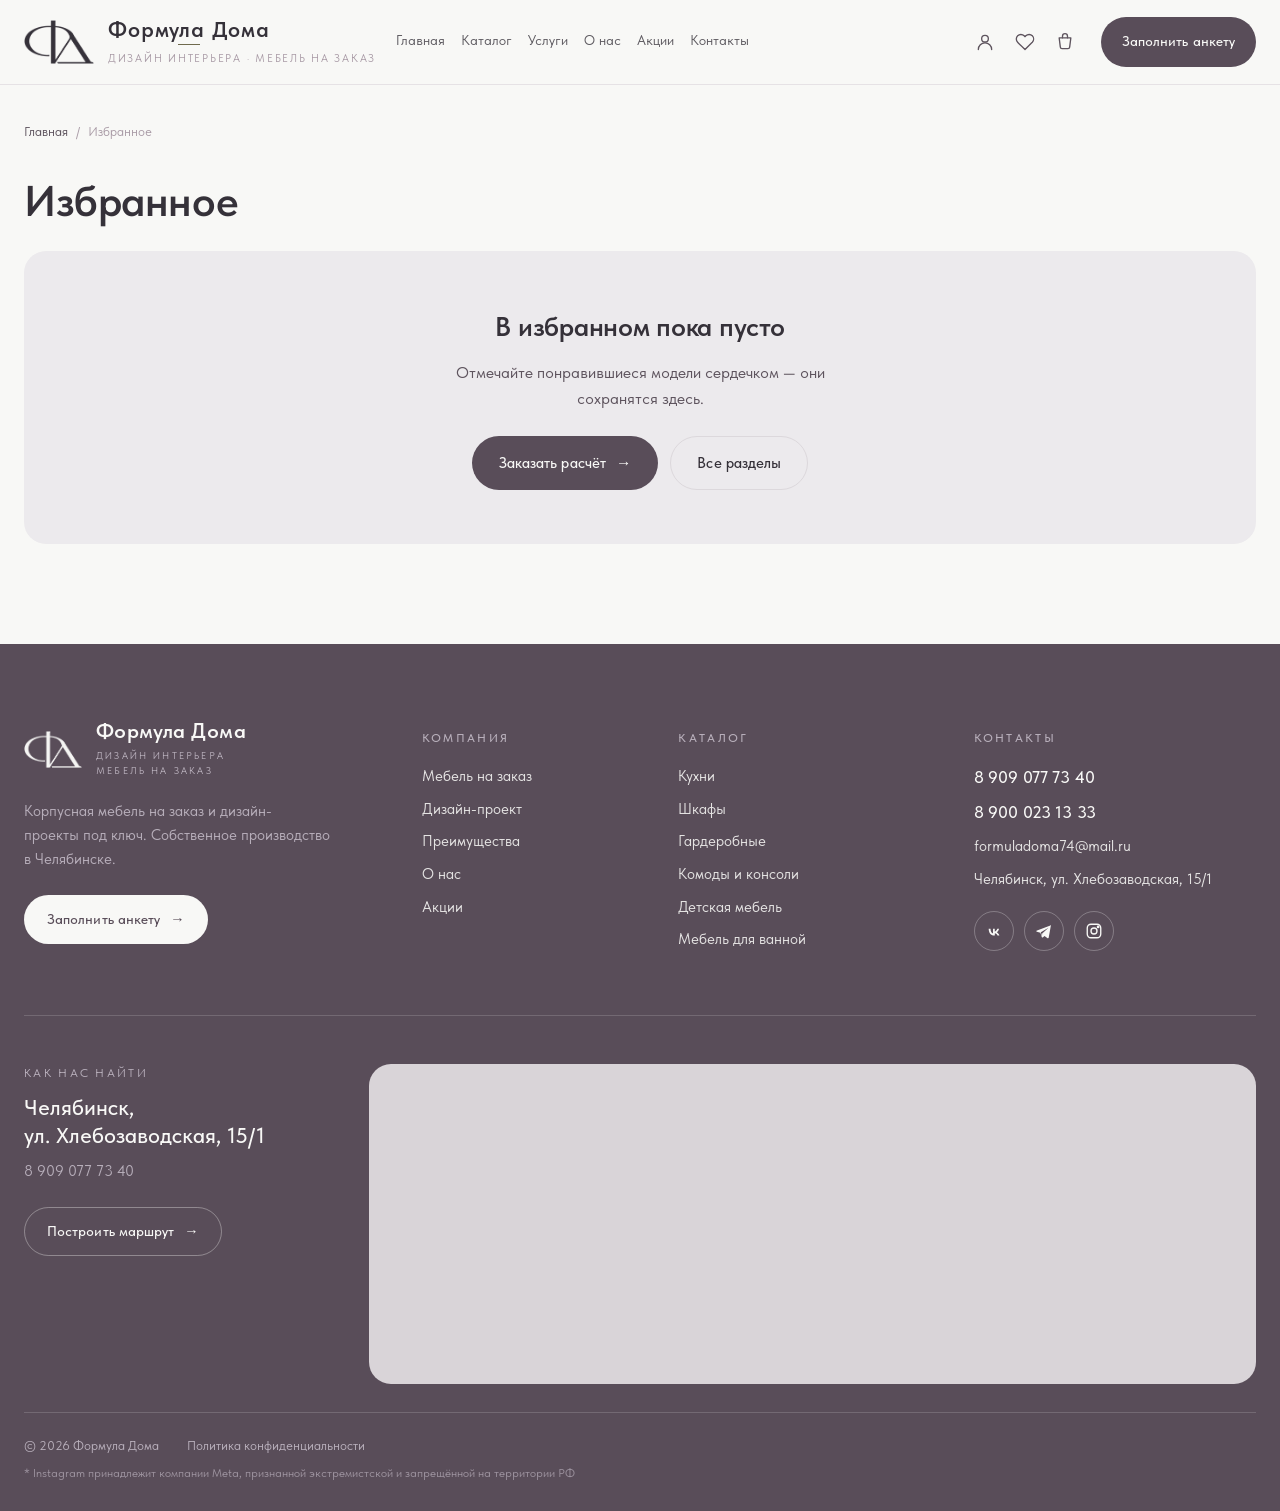
<file: favorites.html>
<!DOCTYPE html>
<html lang="ru">
<head>
<meta charset="utf-8">
<meta name="viewport" content="width=device-width, initial-scale=1.0">
<title>Избранное — Формула Дома</title>
<meta name="description" content="Избранные товары.">
<meta property="og:type" content="website">
<meta property="og:title" content="Формула Дома — мебель на заказ и дизайн интерьера">
<meta property="og:description" content="Корпусная мебель на заказ и дизайн-проекты под ключ в Челябинске и области.">
<meta property="og:image" content="/assets/img/img13.jpg">
<meta name="format-detection" content="telephone=no">
<link rel="icon" type="image/png" href="assets/img/favicon.png">
<link rel="apple-touch-icon" href="assets/img/apple-touch-icon.png">
<link rel="preload" href="assets/fonts/TildaSans-VF.woff2" as="font" type="font/woff2" crossorigin>
<link rel="stylesheet" href="assets/css/site.css?v=5">
<meta name="robots" content="noindex">
<meta name="robots" content="noindex, nofollow">
<script>window.__DEMO__=true;</script>
<script>window.__METRIKA_ID__=114683951;(function(m,e,t,r,i,k,a){m[i]=m[i]||function(){(m[i].a=m[i].a||[]).push(arguments)};m[i].l=1*new Date();for(var j=0;j<document.scripts.length;j++){if(document.scripts[j].src===r){return;}}k=e.createElement(t),a=e.getElementsByTagName(t)[0],k.async=1,k.src=r,a.parentNode.insertBefore(k,a)})(window,document,"script","https://mc.yandex.ru/metrika/tag.js","ym");ym(114683951,"init",{clickmap:true,trackLinks:true,accurateTrackBounce:true,webvisor:true});</script><noscript><div><img src="https://mc.yandex.ru/watch/114683951" style="position:absolute;left:-9999px;" alt=""></div></noscript>
</head>
<body data-page="favorites">
<section id="vb-f7k-root" class="vb-f7k fd-inner">
<header class="vb-f7k-header" id="vb-f7k-header"> <div class="vb-f7k-shell vb-f7k-header__top"> <a class="vb-f7k-logo" href="index.html" aria-label="Формула Дома — на главную"> <img class="vb-f7k-logo__mark" src="assets/img/logo-fd.png" alt="" width="318" height="200" aria-hidden="true"> <span class="vb-f7k-logo__text"> <span class="vb-f7k-logo__name"><em>Формула Дома</em></span> <span class="vb-f7k-logo__sub">Дизайн интерьера · Мебель на заказ</span> </span> </a> <nav class="vb-f7k-nav" id="vb-f7k-nav" aria-label="Основная навигация"> <a href="index.html#vb-f7k-hero">Главная</a> <a href="catalog.html">Каталог</a> <a href="index.html#vb-f7k-services">Услуги</a> <a href="index.html#vb-f7k-about">О нас</a> <a href="index.html#vb-f7k-offers">Акции</a> <a href="index.html#vb-f7k-contacts">Контакты</a> <a href="#auth" class="vb-f7k-nav__auth" data-auth-open>Личный кабинет</a> <div class="vb-f7k-nav__extra"><a class="vb-f7k-btn vb-f7k-btn--primary" href="index.html#vb-f7k-anketa">Заполнить анкету</a><div class="vb-f7k-nav__phones"><a href="tel:+79090777340">8 909 077 73 40</a><a href="tel:+79000231333">8 900 023 13 33</a><span>г. Челябинск, ул. Хлебозаводская 15/1</span></div></div> </nav> <div class="vb-f7k-header__right"> <div class="vb-f7k-header__icons" aria-label="Личный кабинет"> <a class="vb-f7k-iconbtn" href="#auth" id="vb-f7k-auth-btn" data-auth-open aria-label="Авторизация"> <svg viewBox="0 0 24 24" fill="none" stroke="currentColor" stroke-width="1.6" stroke-linecap="round" stroke-linejoin="round" aria-hidden="true"><circle cx="12" cy="8" r="4"></circle><path d="M4 21c0-4.4 3.6-8 8-8s8 3.6 8 8"></path></svg> <span id="vb-f7k-auth-label">Авторизация</span> </a> <a class="vb-f7k-iconbtn" href="favorites.html" aria-label="Избранное"><b class="vb-f7k-badge" data-badge="fav" hidden></b> <svg viewBox="0 0 24 24" fill="none" stroke="currentColor" stroke-width="1.6" stroke-linecap="round" stroke-linejoin="round" aria-hidden="true"><path d="M20.8 4.6a5.5 5.5 0 0 0-7.8 0L12 5.6l-1-1a5.5 5.5 0 1 0-7.8 7.8l1 1L12 21l7.8-7.8 1-1a5.5 5.5 0 0 0 0-7.6z"></path></svg> <span>Избранное</span> </a> <a class="vb-f7k-iconbtn" href="cart.html" aria-label="Корзина"><b class="vb-f7k-badge" data-badge="cart" hidden></b> <svg viewBox="0 0 24 24" fill="none" stroke="currentColor" stroke-width="1.6" stroke-linecap="round" stroke-linejoin="round" aria-hidden="true"><path d="M5 7h14l-1.4 11.2a2 2 0 0 1-2 1.8H8.4a2 2 0 0 1-2-1.8L5 7z"></path><path d="M9 7V5a3 3 0 0 1 6 0v2"></path></svg> <span>Корзина</span> </a> </div> <a class="vb-f7k-btn vb-f7k-btn--primary" href="index.html#vb-f7k-anketa"> <span class="t-btnflex__text">Заполнить анкету</span> </a> <button class="vb-f7k-burger" type="button" id="vb-f7k-burger" aria-controls="vb-f7k-nav" aria-label="Открыть меню" aria-expanded="false"> <span class="vb-f7k-burger__lines" aria-hidden="true"><i></i><i></i><i></i></span> </button> </div> </div> </header>
<main class="fd-main">
<div class="vb-f7k-shell">
<nav class="fd-crumbs" aria-label="Навигация"><a href="index.html">Главная</a><span>/</span><span>Избранное</span></nav><header class="fd-head"><h1 class="fd-title">Избранное</h1></header><div id="fd-favorites" class="fd-content" aria-live="polite"><div class="fd-loading">Загрузка…</div></div>
</div>
</main>
<footer class="fd-footer" id="vb-f7k-contacts" aria-labelledby="fd-footer-title">
 <div class="vb-f7k-shell">
  <div class="fd-footer__grid">
   <div class="fd-footer__brandcol">
    <a class="fd-footer__brand" href="index.html" aria-label="Формула Дома — на главную">
     <img src="assets/img/logo-fd-light.png" alt="" width="254" height="160" aria-hidden="true">
     <span class="fd-footer__brandtext"><span class="fd-footer__name" id="fd-footer-title">Формула Дома</span><span class="fd-footer__tagline">Дизайн интерьера<br>Мебель на заказ</span></span>
    </a>
    <p class="fd-footer__about">Корпусная мебель на заказ и дизайн-проекты под ключ. Собственное производство в Челябинске.</p>
    <a class="vb-f7k-btn fd-footer__cta" href="index.html#vb-f7k-anketa"><span class="t-btnflex__text">Заполнить анкету</span><span class="vb-f7k-btn__arrow" aria-hidden="true">→</span></a>
   </div>
   <nav class="fd-footer__col" aria-label="Компания">
    <h3 class="fd-footer__h">Компания</h3>
    <ul class="fd-footer__list">
     <li><a href="index.html#vb-f7k-svc-custom">Мебель на заказ</a></li>
     <li><a href="index.html#vb-f7k-svc-design">Дизайн-проект</a></li>
     <li><a href="index.html#vb-f7k-advantages">Преимущества</a></li>
     <li><a href="index.html#vb-f7k-about">О нас</a></li>
     <li><a href="index.html#vb-f7k-offers">Акции</a></li>
    </ul>
   </nav>
   <nav class="fd-footer__col" aria-label="Каталог">
    <h3 class="fd-footer__h">Каталог</h3>
    <ul class="fd-footer__list">
     <li><a href="catalog.html?c=kuhni">Кухни</a></li>
     <li><a href="catalog.html?c=shkafy">Шкафы</a></li>
     <li><a href="catalog.html?c=garderobnye">Гардеробные</a></li>
     <li><a href="catalog.html?c=komody">Комоды и консоли</a></li>
     <li><a href="catalog.html?c=detskaya">Детская мебель</a></li>
     <li><a href="catalog.html?c=vannaya">Мебель для ванной</a></li>
    </ul>
   </nav>
   <div class="fd-footer__col fd-footer__contacts">
    <h3 class="fd-footer__h">Контакты</h3>
    <ul class="fd-footer__list fd-footer__list--contacts">
     <li><a class="fd-footer__phone" href="tel:+79090777340">8 909 077 73 40</a></li>
     <li><a class="fd-footer__phone" href="tel:+79000231333">8 900 023 13 33</a></li>
     <li><a href="mailto:formuladoma74@mail.ru">formuladoma74@mail.ru</a></li>
     <li><a href="https://yandex.ru/maps/?text=%D0%A7%D0%B5%D0%BB%D1%8F%D0%B1%D0%B8%D0%BD%D1%81%D0%BA%2C%20%D1%83%D0%BB.%20%D0%A5%D0%BB%D0%B5%D0%B1%D0%BE%D0%B7%D0%B0%D0%B2%D0%BE%D0%B4%D1%81%D0%BA%D0%B0%D1%8F%2C%2015%2F1" target="_blank" rel="noopener">Челябинск, ул.&nbsp;Хлебозаводская,&nbsp;15/1</a></li>
    </ul>
    <div class="fd-footer__socials">
     <a href="https://vk.ru/formuladomaofficial" target="_blank" rel="noopener" aria-label="ВКонтакте"><svg viewBox="0 0 24 24" fill="currentColor" aria-hidden="true"><path d="M12.5 18c-5 0-7.4-3.4-7.6-9.1h2.4c.1 4.2 1.9 6 3.4 6.4V8.9h2.3v3.6c1.4-.2 2.9-1.8 3.4-3.6h2.3c-.4 2.2-1.9 3.9-3 4.6 1.1.6 2.8 2 3.5 4.5h-2.5c-.5-1.5-1.8-2.7-3.6-2.9v2.9h-.6z"></path></svg></a>
     <a href="https://t.me/fdhomee" target="_blank" rel="noopener" aria-label="Telegram"><svg viewBox="0 0 24 24" fill="currentColor" aria-hidden="true"><path d="M21.4 4.2L2.7 11.4c-1.2.5-1.2 1.2-.2 1.5l4.7 1.5 1.8 5.6c.2.6.4.8.8.8.4 0 .6-.2.9-.4l2-1.9 4.1 3c.7.4 1.3.2 1.5-.7L21 5.6c.3-1.1-.4-1.6-1.1-1.4zM18 7.7l-8.4 7.6-.3 3.2-1.5-4.7 10.2-6.1z"></path></svg></a>
     <a href="https://instagram.com/hello_home_official" target="_blank" rel="noopener" aria-label="Instagram"><svg viewBox="0 0 24 24" fill="none" stroke="currentColor" stroke-width="1.8" aria-hidden="true"><rect x="3" y="3" width="18" height="18" rx="5"></rect><circle cx="12" cy="12" r="4"></circle><circle cx="17.5" cy="6.5" r="1" fill="currentColor"></circle></svg></a>
    </div>
   </div>
  </div>
  <div class="fd-footer__location">
   <div class="fd-footer__mapcard">
    <span class="fd-footer__mapcard-label">Как нас найти</span>
    <span class="fd-footer__mapcard-addr">Челябинск,<br>ул.&nbsp;Хлебозаводская,&nbsp;15/1</span>
    <a class="fd-footer__mapcard-tel" href="tel:+79090777340">8 909 077 73 40</a>
    <a class="vb-f7k-btn fd-footer__route" href="https://yandex.ru/maps/?rtext=~%D0%A7%D0%B5%D0%BB%D1%8F%D0%B1%D0%B8%D0%BD%D1%81%D0%BA%2C%20%D1%83%D0%BB.%20%D0%A5%D0%BB%D0%B5%D0%B1%D0%BE%D0%B7%D0%B0%D0%B2%D0%BE%D0%B4%D1%81%D0%BA%D0%B0%D1%8F%2C%2015%2F1&amp;rtt=auto" target="_blank" rel="noopener"><span class="t-btnflex__text">Построить маршрут</span><span class="vb-f7k-btn__arrow" aria-hidden="true">→</span></a>
   </div>
   <div class="fd-footer__map">
    <iframe src="https://yandex.ru/map-widget/v1/?text=%D0%A7%D0%B5%D0%BB%D1%8F%D0%B1%D0%B8%D0%BD%D1%81%D0%BA%2C%20%D1%83%D0%BB%D0%B8%D1%86%D0%B0%20%D0%A5%D0%BB%D0%B5%D0%B1%D0%BE%D0%B7%D0%B0%D0%B2%D0%BE%D0%B4%D1%81%D0%BA%D0%B0%D1%8F%2C%2015%2F1&amp;z=16" title="Формула Дома на карте" loading="lazy" allowfullscreen></iframe>
   </div>
  </div>
  <div class="fd-footer__bottom">
   <span>© <span data-year>2026</span> Формула Дома</span>
   <a href="privacy.html">Политика конфиденциальности</a>
   <span class="fd-footer__note">* Instagram принадлежит компании Meta, признанной экстремистской и запрещённой на территории РФ</span>
  </div>
 </div>
</footer>
<!-- ================= AUTH MODAL (added) ================= -->
<div class="vb-f7k-modal" id="vb-f7k-auth" role="dialog" aria-modal="true" aria-labelledby="vb-f7k-auth-title">
 <div class="vb-f7k-modal__card">
  <button type="button" class="vb-f7k-modal__close" data-auth-close aria-label="Закрыть">✕</button>
  <div id="vb-f7k-auth-guest">
   <h3 class="vb-f7k-modal__title" id="vb-f7k-auth-title">Личный кабинет</h3>
   <span class="vb-f7k-rule vb-f7k-rule--center" style="margin:12px auto 0"></span>
   <div class="vb-f7k-tabs" role="tablist">
    <button type="button" class="is-active" data-auth-tab="login" role="tab">Вход</button>
    <button type="button" data-auth-tab="register" role="tab">Регистрация</button>
   </div>
   <form class="vb-f7k-form vb-f7k-form--auth" id="vb-f7k-login" data-auth-form="login" novalidate>
    <div class="vb-f7k-inputbox"><label for="vb-f7k-l-login">E-mail или телефон</label><input type="text" id="vb-f7k-l-login" name="login" autocomplete="username" required><div class="t-input-error"></div></div>
    <div class="vb-f7k-inputbox"><label for="vb-f7k-l-pass">Пароль</label><input type="password" id="vb-f7k-l-pass" name="password" autocomplete="current-password" required><div class="t-input-error"></div></div>
    <div class="vb-f7k-form__error" role="alert" hidden></div>
    <button type="submit" class="t-submit t-btnflex"><span class="t-btnflex__text">Войти</span></button>
   </form>
   <form class="vb-f7k-form vb-f7k-form--auth" id="vb-f7k-register" data-auth-form="register" novalidate hidden>
    <div class="vb-f7k-inputbox"><label for="vb-f7k-r-name">Имя</label><input type="text" id="vb-f7k-r-name" name="name" autocomplete="name" placeholder="Как к вам обращаться" required minlength="2"><div class="t-input-error"></div></div>
    <div class="vb-f7k-inputbox"><label for="vb-f7k-r-phone">Телефон</label><input type="tel" id="vb-f7k-r-phone" name="phone" data-mask="phone" autocomplete="tel" placeholder="+7 (___) ___-__-__" required><div class="t-input-error"></div></div>
    <div class="vb-f7k-inputbox"><label for="vb-f7k-r-email">E-mail</label><input type="email" id="vb-f7k-r-email" name="email" autocomplete="email" placeholder="you@mail.ru" required><div class="t-input-error"></div></div>
    <div class="vb-f7k-inputbox"><label for="vb-f7k-r-pass">Пароль</label><input type="password" id="vb-f7k-r-pass" name="password" autocomplete="new-password" placeholder="Не менее 8 символов" required minlength="8"><div class="t-input-error"></div></div>
    <label class="vb-f7k-consent"><input type="checkbox" name="consent" value="1" required> <span>Согласен(на) на обработку персональных данных в соответствии с <a href="privacy.html" target="_blank">политикой конфиденциальности</a></span></label>
    <div class="vb-f7k-form__error" role="alert" hidden></div>
    <button type="submit" class="t-submit t-btnflex"><span class="t-btnflex__text">Зарегистрироваться</span></button>
   </form>
  </div>
  <div id="vb-f7k-auth-user" hidden>
   <h3 class="vb-f7k-modal__title">Личный кабинет</h3>
   <span class="vb-f7k-rule vb-f7k-rule--center" style="margin:12px auto 20px"></span>
   <div class="vb-f7k-acc">
    <div class="vb-f7k-acc__row"><span>Имя</span><span data-acc="name"></span></div>
    <div class="vb-f7k-acc__row"><span>Телефон</span><span data-acc="phone"></span></div>
    <div class="vb-f7k-acc__row"><span>E-mail</span><span data-acc="email"></span></div>
    <div class="vb-f7k-acc__leads" data-acc="leads"></div>
    <div class="vb-f7k-acc__actions">
     <a class="vb-f7k-btn vb-f7k-btn--primary" href="index.html#vb-f7k-anketa" data-auth-close><span class="t-btnflex__text">Новая заявка</span></a>
     <button type="button" class="vb-f7k-btn vb-f7k-btn--ghost" id="vb-f7k-logout"><span class="t-btnflex__text">Выйти</span></button>
    </div>
   </div>
  </div>
 </div>
</div>
</section>
<script src="assets/js/site.js?v=5" defer></script>
<script src="assets/js/catalog.js?v=5" defer></script>
</body>
</html>
</file>
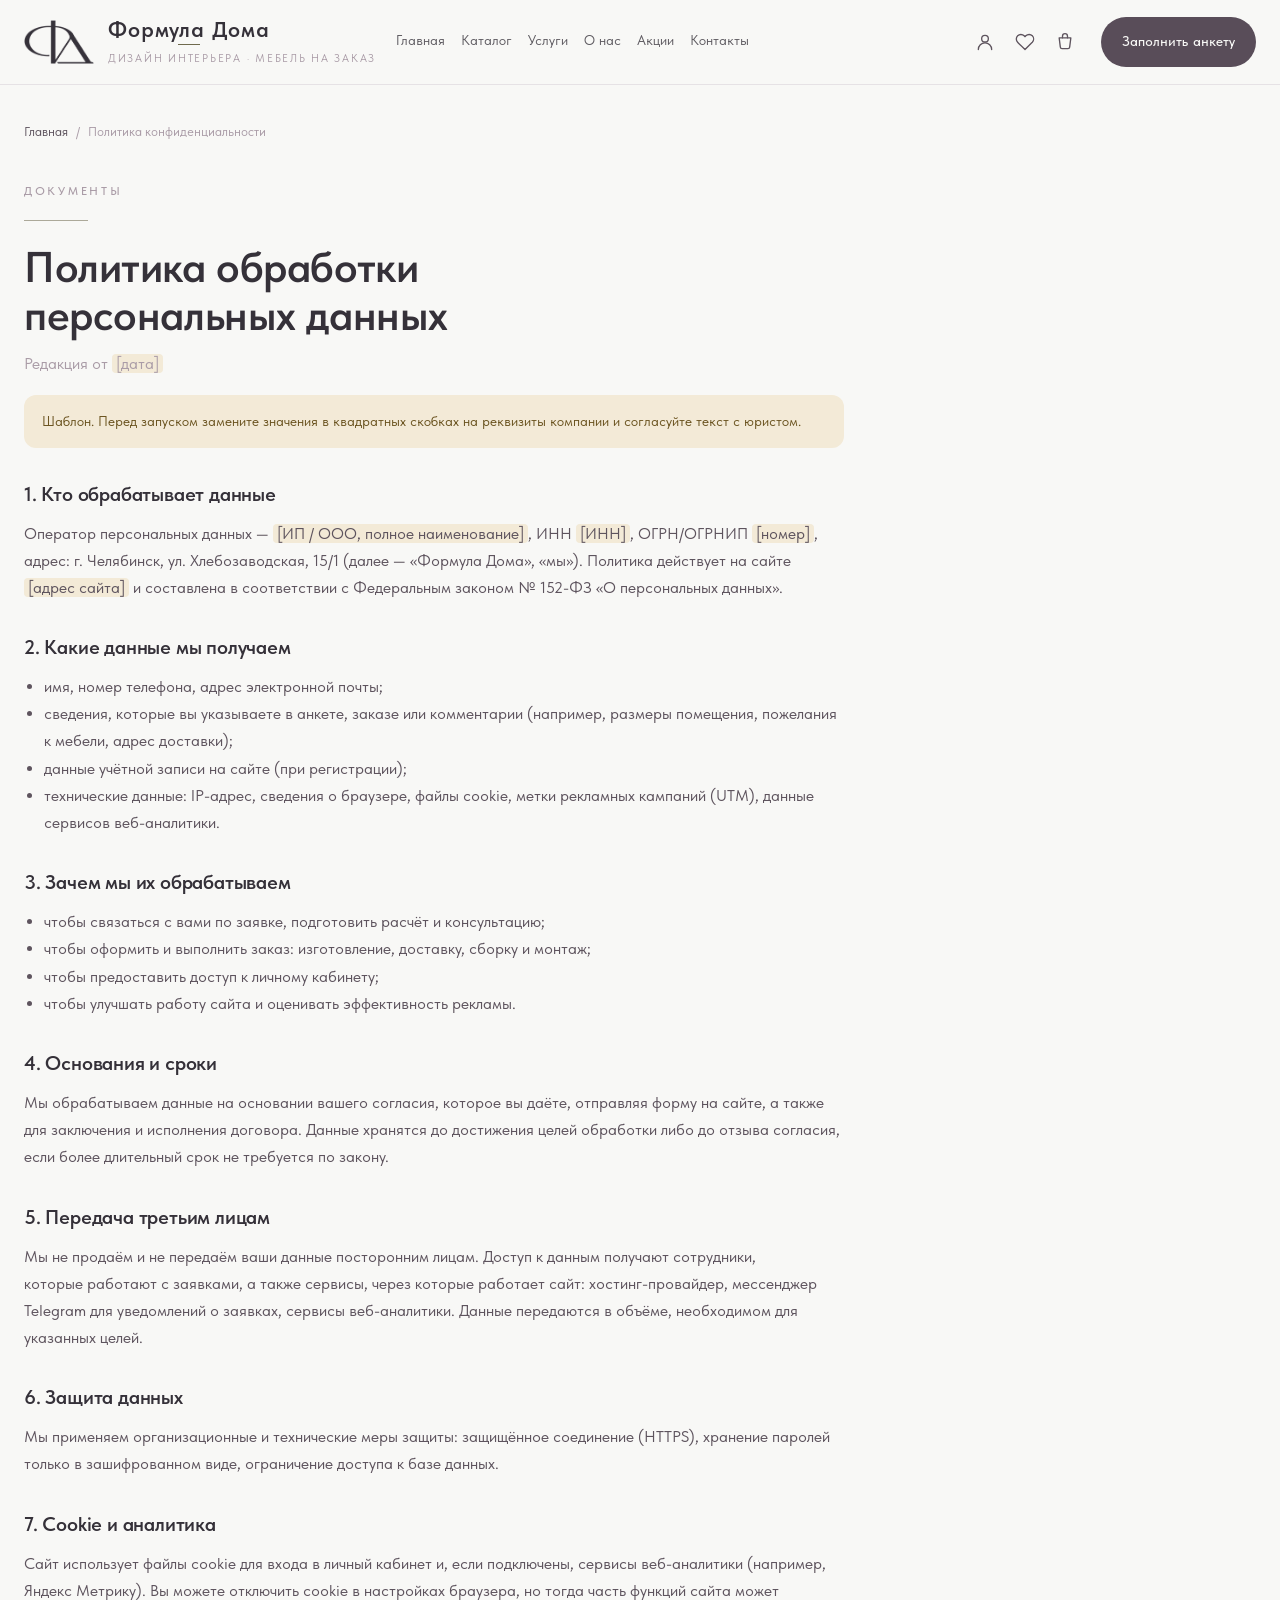
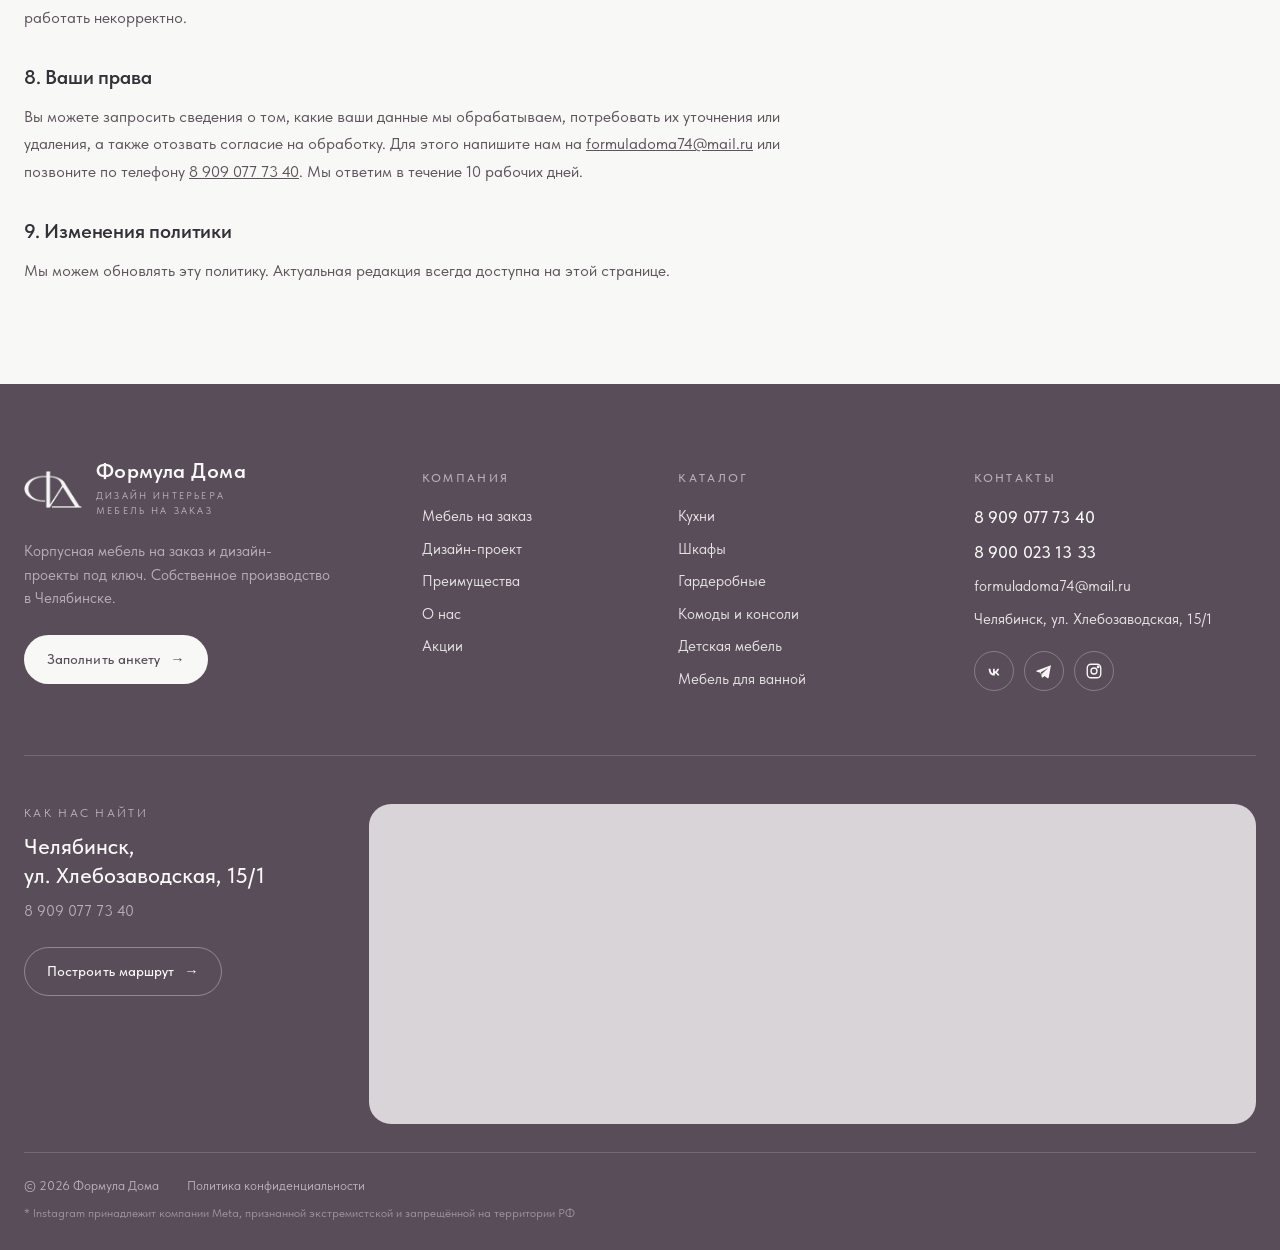
<file: privacy.html>
<!DOCTYPE html>
<html lang="ru">
<head>
<meta charset="utf-8">
<meta name="viewport" content="width=device-width, initial-scale=1.0">
<title>Политика конфиденциальности — Формула Дома</title>
<meta name="description" content="Политика обработки персональных данных.">
<meta property="og:type" content="website">
<meta property="og:title" content="Формула Дома — мебель на заказ и дизайн интерьера">
<meta property="og:description" content="Корпусная мебель на заказ и дизайн-проекты под ключ в Челябинске и области.">
<meta property="og:image" content="/assets/img/img13.jpg">
<meta name="format-detection" content="telephone=no">
<link rel="icon" type="image/png" href="assets/img/favicon.png">
<link rel="apple-touch-icon" href="assets/img/apple-touch-icon.png">
<link rel="preload" href="assets/fonts/TildaSans-VF.woff2" as="font" type="font/woff2" crossorigin>
<link rel="stylesheet" href="assets/css/site.css?v=5">
<meta name="robots" content="noindex, nofollow">
<script>window.__DEMO__=true;</script>
<script>window.__METRIKA_ID__=114683951;(function(m,e,t,r,i,k,a){m[i]=m[i]||function(){(m[i].a=m[i].a||[]).push(arguments)};m[i].l=1*new Date();for(var j=0;j<document.scripts.length;j++){if(document.scripts[j].src===r){return;}}k=e.createElement(t),a=e.getElementsByTagName(t)[0],k.async=1,k.src=r,a.parentNode.insertBefore(k,a)})(window,document,"script","https://mc.yandex.ru/metrika/tag.js","ym");ym(114683951,"init",{clickmap:true,trackLinks:true,accurateTrackBounce:true,webvisor:true});</script><noscript><div><img src="https://mc.yandex.ru/watch/114683951" style="position:absolute;left:-9999px;" alt=""></div></noscript>
</head>
<body data-page="privacy">
<section id="vb-f7k-root" class="vb-f7k fd-inner">
<header class="vb-f7k-header" id="vb-f7k-header"> <div class="vb-f7k-shell vb-f7k-header__top"> <a class="vb-f7k-logo" href="index.html" aria-label="Формула Дома — на главную"> <img class="vb-f7k-logo__mark" src="assets/img/logo-fd.png" alt="" width="318" height="200" aria-hidden="true"> <span class="vb-f7k-logo__text"> <span class="vb-f7k-logo__name"><em>Формула Дома</em></span> <span class="vb-f7k-logo__sub">Дизайн интерьера · Мебель на заказ</span> </span> </a> <nav class="vb-f7k-nav" id="vb-f7k-nav" aria-label="Основная навигация"> <a href="index.html#vb-f7k-hero">Главная</a> <a href="catalog.html">Каталог</a> <a href="index.html#vb-f7k-services">Услуги</a> <a href="index.html#vb-f7k-about">О нас</a> <a href="index.html#vb-f7k-offers">Акции</a> <a href="index.html#vb-f7k-contacts">Контакты</a> <a href="#auth" class="vb-f7k-nav__auth" data-auth-open>Личный кабинет</a> <div class="vb-f7k-nav__extra"><a class="vb-f7k-btn vb-f7k-btn--primary" href="index.html#vb-f7k-anketa">Заполнить анкету</a><div class="vb-f7k-nav__phones"><a href="tel:+79090777340">8 909 077 73 40</a><a href="tel:+79000231333">8 900 023 13 33</a><span>г. Челябинск, ул. Хлебозаводская 15/1</span></div></div> </nav> <div class="vb-f7k-header__right"> <div class="vb-f7k-header__icons" aria-label="Личный кабинет"> <a class="vb-f7k-iconbtn" href="#auth" id="vb-f7k-auth-btn" data-auth-open aria-label="Авторизация"> <svg viewBox="0 0 24 24" fill="none" stroke="currentColor" stroke-width="1.6" stroke-linecap="round" stroke-linejoin="round" aria-hidden="true"><circle cx="12" cy="8" r="4"></circle><path d="M4 21c0-4.4 3.6-8 8-8s8 3.6 8 8"></path></svg> <span id="vb-f7k-auth-label">Авторизация</span> </a> <a class="vb-f7k-iconbtn" href="favorites.html" aria-label="Избранное"><b class="vb-f7k-badge" data-badge="fav" hidden></b> <svg viewBox="0 0 24 24" fill="none" stroke="currentColor" stroke-width="1.6" stroke-linecap="round" stroke-linejoin="round" aria-hidden="true"><path d="M20.8 4.6a5.5 5.5 0 0 0-7.8 0L12 5.6l-1-1a5.5 5.5 0 1 0-7.8 7.8l1 1L12 21l7.8-7.8 1-1a5.5 5.5 0 0 0 0-7.6z"></path></svg> <span>Избранное</span> </a> <a class="vb-f7k-iconbtn" href="cart.html" aria-label="Корзина"><b class="vb-f7k-badge" data-badge="cart" hidden></b> <svg viewBox="0 0 24 24" fill="none" stroke="currentColor" stroke-width="1.6" stroke-linecap="round" stroke-linejoin="round" aria-hidden="true"><path d="M5 7h14l-1.4 11.2a2 2 0 0 1-2 1.8H8.4a2 2 0 0 1-2-1.8L5 7z"></path><path d="M9 7V5a3 3 0 0 1 6 0v2"></path></svg> <span>Корзина</span> </a> </div> <a class="vb-f7k-btn vb-f7k-btn--primary" href="index.html#vb-f7k-anketa"> <span class="t-btnflex__text">Заполнить анкету</span> </a> <button class="vb-f7k-burger" type="button" id="vb-f7k-burger" aria-controls="vb-f7k-nav" aria-label="Открыть меню" aria-expanded="false"> <span class="vb-f7k-burger__lines" aria-hidden="true"><i></i><i></i><i></i></span> </button> </div> </div> </header>
<main class="fd-main">
<div class="vb-f7k-shell">
<nav class="fd-crumbs" aria-label="Навигация"><a href="index.html">Главная</a><span>/</span><span>Политика конфиденциальности</span></nav><article class="fd-doc"><span class="vb-f7k-eyebrow">Документы</span>
<span class="vb-f7k-rule"></span>
<h1 class="fd-title">Политика обработки персональных данных</h1>
<p class="fd-doc__meta">Редакция от <span data-fill>[дата]</span></p>

<p class="fd-doc__todo">Шаблон. Перед запуском замените значения в квадратных скобках на реквизиты компании и согласуйте текст с юристом.</p>

<h2>1. Кто обрабатывает данные</h2>
<p>Оператор персональных данных — <span data-fill>[ИП / ООО, полное наименование]</span>, ИНН <span data-fill>[ИНН]</span>, ОГРН/ОГРНИП <span data-fill>[номер]</span>, адрес: г. Челябинск, ул. Хлебозаводская, 15/1 (далее — «Формула Дома», «мы»). Политика действует на сайте <span data-fill>[адрес сайта]</span> и составлена в соответствии с Федеральным законом № 152-ФЗ «О персональных данных».</p>

<h2>2. Какие данные мы получаем</h2>
<ul>
  <li>имя, номер телефона, адрес электронной почты;</li>
  <li>сведения, которые вы указываете в анкете, заказе или комментарии (например, размеры помещения, пожелания к мебели, адрес доставки);</li>
  <li>данные учётной записи на сайте (при регистрации);</li>
  <li>технические данные: IP-адрес, сведения о браузере, файлы cookie, метки рекламных кампаний (UTM), данные сервисов веб-аналитики.</li>
</ul>

<h2>3. Зачем мы их обрабатываем</h2>
<ul>
  <li>чтобы связаться с вами по заявке, подготовить расчёт и консультацию;</li>
  <li>чтобы оформить и выполнить заказ: изготовление, доставку, сборку и монтаж;</li>
  <li>чтобы предоставить доступ к личному кабинету;</li>
  <li>чтобы улучшать работу сайта и оценивать эффективность рекламы.</li>
</ul>

<h2>4. Основания и сроки</h2>
<p>Мы обрабатываем данные на основании вашего согласия, которое вы даёте, отправляя форму на сайте, а также для заключения и исполнения договора. Данные хранятся до достижения целей обработки либо до отзыва согласия, если более длительный срок не требуется по закону.</p>

<h2>5. Передача третьим лицам</h2>
<p>Мы не продаём и не передаём ваши данные посторонним лицам. Доступ к данным получают сотрудники, которые работают с заявками, а также сервисы, через которые работает сайт: хостинг-провайдер, мессенджер Telegram для уведомлений о заявках, сервисы веб-аналитики. Данные передаются в объёме, необходимом для указанных целей.</p>

<h2>6. Защита данных</h2>
<p>Мы применяем организационные и технические меры защиты: защищённое соединение (HTTPS), хранение паролей только в зашифрованном виде, ограничение доступа к базе данных.</p>

<h2>7. Cookie и аналитика</h2>
<p>Сайт использует файлы cookie для входа в личный кабинет и, если подключены, сервисы веб-аналитики (например, Яндекс Метрику). Вы можете отключить cookie в настройках браузера, но тогда часть функций сайта может работать некорректно.</p>

<h2>8. Ваши права</h2>
<p>Вы можете запросить сведения о том, какие ваши данные мы обрабатываем, потребовать их уточнения или удаления, а также отозвать согласие на обработку. Для этого напишите нам на <a href="mailto:formuladoma74@mail.ru">formuladoma74@mail.ru</a> или позвоните по телефону <a href="tel:+79090777340">8 909 077 73 40</a>. Мы ответим в течение 10 рабочих дней.</p>

<h2>9. Изменения политики</h2>
<p>Мы можем обновлять эту политику. Актуальная редакция всегда доступна на этой странице.</p>
</article>
</div>
</main>
<footer class="fd-footer" id="vb-f7k-contacts" aria-labelledby="fd-footer-title">
 <div class="vb-f7k-shell">
  <div class="fd-footer__grid">
   <div class="fd-footer__brandcol">
    <a class="fd-footer__brand" href="index.html" aria-label="Формула Дома — на главную">
     <img src="assets/img/logo-fd-light.png" alt="" width="254" height="160" aria-hidden="true">
     <span class="fd-footer__brandtext"><span class="fd-footer__name" id="fd-footer-title">Формула Дома</span><span class="fd-footer__tagline">Дизайн интерьера<br>Мебель на заказ</span></span>
    </a>
    <p class="fd-footer__about">Корпусная мебель на заказ и дизайн-проекты под ключ. Собственное производство в Челябинске.</p>
    <a class="vb-f7k-btn fd-footer__cta" href="index.html#vb-f7k-anketa"><span class="t-btnflex__text">Заполнить анкету</span><span class="vb-f7k-btn__arrow" aria-hidden="true">→</span></a>
   </div>
   <nav class="fd-footer__col" aria-label="Компания">
    <h3 class="fd-footer__h">Компания</h3>
    <ul class="fd-footer__list">
     <li><a href="index.html#vb-f7k-svc-custom">Мебель на заказ</a></li>
     <li><a href="index.html#vb-f7k-svc-design">Дизайн-проект</a></li>
     <li><a href="index.html#vb-f7k-advantages">Преимущества</a></li>
     <li><a href="index.html#vb-f7k-about">О нас</a></li>
     <li><a href="index.html#vb-f7k-offers">Акции</a></li>
    </ul>
   </nav>
   <nav class="fd-footer__col" aria-label="Каталог">
    <h3 class="fd-footer__h">Каталог</h3>
    <ul class="fd-footer__list">
     <li><a href="catalog.html?c=kuhni">Кухни</a></li>
     <li><a href="catalog.html?c=shkafy">Шкафы</a></li>
     <li><a href="catalog.html?c=garderobnye">Гардеробные</a></li>
     <li><a href="catalog.html?c=komody">Комоды и консоли</a></li>
     <li><a href="catalog.html?c=detskaya">Детская мебель</a></li>
     <li><a href="catalog.html?c=vannaya">Мебель для ванной</a></li>
    </ul>
   </nav>
   <div class="fd-footer__col fd-footer__contacts">
    <h3 class="fd-footer__h">Контакты</h3>
    <ul class="fd-footer__list fd-footer__list--contacts">
     <li><a class="fd-footer__phone" href="tel:+79090777340">8 909 077 73 40</a></li>
     <li><a class="fd-footer__phone" href="tel:+79000231333">8 900 023 13 33</a></li>
     <li><a href="mailto:formuladoma74@mail.ru">formuladoma74@mail.ru</a></li>
     <li><a href="https://yandex.ru/maps/?text=%D0%A7%D0%B5%D0%BB%D1%8F%D0%B1%D0%B8%D0%BD%D1%81%D0%BA%2C%20%D1%83%D0%BB.%20%D0%A5%D0%BB%D0%B5%D0%B1%D0%BE%D0%B7%D0%B0%D0%B2%D0%BE%D0%B4%D1%81%D0%BA%D0%B0%D1%8F%2C%2015%2F1" target="_blank" rel="noopener">Челябинск, ул.&nbsp;Хлебозаводская,&nbsp;15/1</a></li>
    </ul>
    <div class="fd-footer__socials">
     <a href="https://vk.ru/formuladomaofficial" target="_blank" rel="noopener" aria-label="ВКонтакте"><svg viewBox="0 0 24 24" fill="currentColor" aria-hidden="true"><path d="M12.5 18c-5 0-7.4-3.4-7.6-9.1h2.4c.1 4.2 1.9 6 3.4 6.4V8.9h2.3v3.6c1.4-.2 2.9-1.8 3.4-3.6h2.3c-.4 2.2-1.9 3.9-3 4.6 1.1.6 2.8 2 3.5 4.5h-2.5c-.5-1.5-1.8-2.7-3.6-2.9v2.9h-.6z"></path></svg></a>
     <a href="https://t.me/fdhomee" target="_blank" rel="noopener" aria-label="Telegram"><svg viewBox="0 0 24 24" fill="currentColor" aria-hidden="true"><path d="M21.4 4.2L2.7 11.4c-1.2.5-1.2 1.2-.2 1.5l4.7 1.5 1.8 5.6c.2.6.4.8.8.8.4 0 .6-.2.9-.4l2-1.9 4.1 3c.7.4 1.3.2 1.5-.7L21 5.6c.3-1.1-.4-1.6-1.1-1.4zM18 7.7l-8.4 7.6-.3 3.2-1.5-4.7 10.2-6.1z"></path></svg></a>
     <a href="https://instagram.com/hello_home_official" target="_blank" rel="noopener" aria-label="Instagram"><svg viewBox="0 0 24 24" fill="none" stroke="currentColor" stroke-width="1.8" aria-hidden="true"><rect x="3" y="3" width="18" height="18" rx="5"></rect><circle cx="12" cy="12" r="4"></circle><circle cx="17.5" cy="6.5" r="1" fill="currentColor"></circle></svg></a>
    </div>
   </div>
  </div>
  <div class="fd-footer__location">
   <div class="fd-footer__mapcard">
    <span class="fd-footer__mapcard-label">Как нас найти</span>
    <span class="fd-footer__mapcard-addr">Челябинск,<br>ул.&nbsp;Хлебозаводская,&nbsp;15/1</span>
    <a class="fd-footer__mapcard-tel" href="tel:+79090777340">8 909 077 73 40</a>
    <a class="vb-f7k-btn fd-footer__route" href="https://yandex.ru/maps/?rtext=~%D0%A7%D0%B5%D0%BB%D1%8F%D0%B1%D0%B8%D0%BD%D1%81%D0%BA%2C%20%D1%83%D0%BB.%20%D0%A5%D0%BB%D0%B5%D0%B1%D0%BE%D0%B7%D0%B0%D0%B2%D0%BE%D0%B4%D1%81%D0%BA%D0%B0%D1%8F%2C%2015%2F1&amp;rtt=auto" target="_blank" rel="noopener"><span class="t-btnflex__text">Построить маршрут</span><span class="vb-f7k-btn__arrow" aria-hidden="true">→</span></a>
   </div>
   <div class="fd-footer__map">
    <iframe src="https://yandex.ru/map-widget/v1/?text=%D0%A7%D0%B5%D0%BB%D1%8F%D0%B1%D0%B8%D0%BD%D1%81%D0%BA%2C%20%D1%83%D0%BB%D0%B8%D1%86%D0%B0%20%D0%A5%D0%BB%D0%B5%D0%B1%D0%BE%D0%B7%D0%B0%D0%B2%D0%BE%D0%B4%D1%81%D0%BA%D0%B0%D1%8F%2C%2015%2F1&amp;z=16" title="Формула Дома на карте" loading="lazy" allowfullscreen></iframe>
   </div>
  </div>
  <div class="fd-footer__bottom">
   <span>© <span data-year>2026</span> Формула Дома</span>
   <a href="privacy.html">Политика конфиденциальности</a>
   <span class="fd-footer__note">* Instagram принадлежит компании Meta, признанной экстремистской и запрещённой на территории РФ</span>
  </div>
 </div>
</footer>
<!-- ================= AUTH MODAL (added) ================= -->
<div class="vb-f7k-modal" id="vb-f7k-auth" role="dialog" aria-modal="true" aria-labelledby="vb-f7k-auth-title">
 <div class="vb-f7k-modal__card">
  <button type="button" class="vb-f7k-modal__close" data-auth-close aria-label="Закрыть">✕</button>
  <div id="vb-f7k-auth-guest">
   <h3 class="vb-f7k-modal__title" id="vb-f7k-auth-title">Личный кабинет</h3>
   <span class="vb-f7k-rule vb-f7k-rule--center" style="margin:12px auto 0"></span>
   <div class="vb-f7k-tabs" role="tablist">
    <button type="button" class="is-active" data-auth-tab="login" role="tab">Вход</button>
    <button type="button" data-auth-tab="register" role="tab">Регистрация</button>
   </div>
   <form class="vb-f7k-form vb-f7k-form--auth" id="vb-f7k-login" data-auth-form="login" novalidate>
    <div class="vb-f7k-inputbox"><label for="vb-f7k-l-login">E-mail или телефон</label><input type="text" id="vb-f7k-l-login" name="login" autocomplete="username" required><div class="t-input-error"></div></div>
    <div class="vb-f7k-inputbox"><label for="vb-f7k-l-pass">Пароль</label><input type="password" id="vb-f7k-l-pass" name="password" autocomplete="current-password" required><div class="t-input-error"></div></div>
    <div class="vb-f7k-form__error" role="alert" hidden></div>
    <button type="submit" class="t-submit t-btnflex"><span class="t-btnflex__text">Войти</span></button>
   </form>
   <form class="vb-f7k-form vb-f7k-form--auth" id="vb-f7k-register" data-auth-form="register" novalidate hidden>
    <div class="vb-f7k-inputbox"><label for="vb-f7k-r-name">Имя</label><input type="text" id="vb-f7k-r-name" name="name" autocomplete="name" placeholder="Как к вам обращаться" required minlength="2"><div class="t-input-error"></div></div>
    <div class="vb-f7k-inputbox"><label for="vb-f7k-r-phone">Телефон</label><input type="tel" id="vb-f7k-r-phone" name="phone" data-mask="phone" autocomplete="tel" placeholder="+7 (___) ___-__-__" required><div class="t-input-error"></div></div>
    <div class="vb-f7k-inputbox"><label for="vb-f7k-r-email">E-mail</label><input type="email" id="vb-f7k-r-email" name="email" autocomplete="email" placeholder="you@mail.ru" required><div class="t-input-error"></div></div>
    <div class="vb-f7k-inputbox"><label for="vb-f7k-r-pass">Пароль</label><input type="password" id="vb-f7k-r-pass" name="password" autocomplete="new-password" placeholder="Не менее 8 символов" required minlength="8"><div class="t-input-error"></div></div>
    <label class="vb-f7k-consent"><input type="checkbox" name="consent" value="1" required> <span>Согласен(на) на обработку персональных данных в соответствии с <a href="privacy.html" target="_blank">политикой конфиденциальности</a></span></label>
    <div class="vb-f7k-form__error" role="alert" hidden></div>
    <button type="submit" class="t-submit t-btnflex"><span class="t-btnflex__text">Зарегистрироваться</span></button>
   </form>
  </div>
  <div id="vb-f7k-auth-user" hidden>
   <h3 class="vb-f7k-modal__title">Личный кабинет</h3>
   <span class="vb-f7k-rule vb-f7k-rule--center" style="margin:12px auto 20px"></span>
   <div class="vb-f7k-acc">
    <div class="vb-f7k-acc__row"><span>Имя</span><span data-acc="name"></span></div>
    <div class="vb-f7k-acc__row"><span>Телефон</span><span data-acc="phone"></span></div>
    <div class="vb-f7k-acc__row"><span>E-mail</span><span data-acc="email"></span></div>
    <div class="vb-f7k-acc__leads" data-acc="leads"></div>
    <div class="vb-f7k-acc__actions">
     <a class="vb-f7k-btn vb-f7k-btn--primary" href="index.html#vb-f7k-anketa" data-auth-close><span class="t-btnflex__text">Новая заявка</span></a>
     <button type="button" class="vb-f7k-btn vb-f7k-btn--ghost" id="vb-f7k-logout"><span class="t-btnflex__text">Выйти</span></button>
    </div>
   </div>
  </div>
 </div>
</div>
</section>
<script src="assets/js/site.js?v=5" defer></script>
<script src="assets/js/catalog.js?v=5" defer></script>
</body>
</html>
</file>
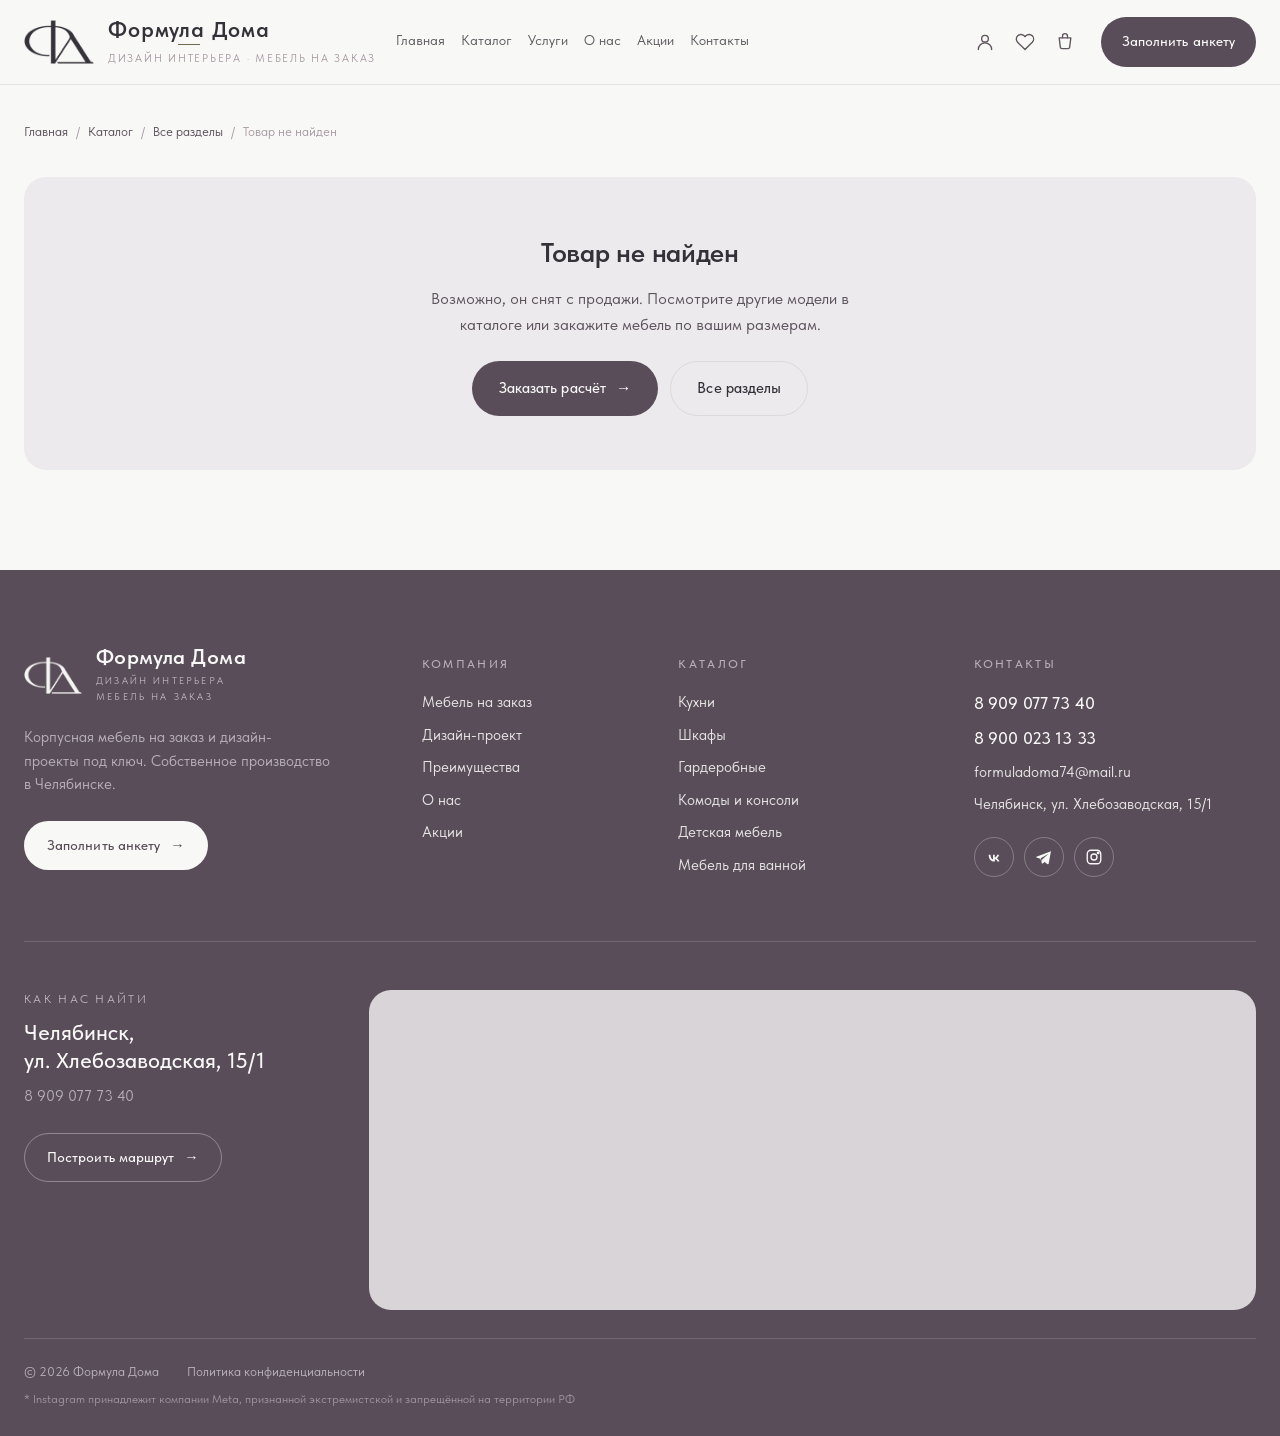
<file: product.html>
<!DOCTYPE html>
<html lang="ru">
<head>
<meta charset="utf-8">
<meta name="viewport" content="width=device-width, initial-scale=1.0">
<title>Товар — Формула Дома</title>
<meta name="description" content="Мебель на заказ и готовые решения от «Формула Дома».">
<meta property="og:type" content="website">
<meta property="og:title" content="Формула Дома — мебель на заказ и дизайн интерьера">
<meta property="og:description" content="Корпусная мебель на заказ и дизайн-проекты под ключ в Челябинске и области.">
<meta property="og:image" content="/assets/img/img13.jpg">
<meta name="format-detection" content="telephone=no">
<link rel="icon" type="image/png" href="assets/img/favicon.png">
<link rel="apple-touch-icon" href="assets/img/apple-touch-icon.png">
<link rel="preload" href="assets/fonts/TildaSans-VF.woff2" as="font" type="font/woff2" crossorigin>
<link rel="stylesheet" href="assets/css/site.css?v=5">
<meta name="robots" content="noindex, nofollow">
<script>window.__DEMO__=true;</script>
<script>window.__METRIKA_ID__=114683951;(function(m,e,t,r,i,k,a){m[i]=m[i]||function(){(m[i].a=m[i].a||[]).push(arguments)};m[i].l=1*new Date();for(var j=0;j<document.scripts.length;j++){if(document.scripts[j].src===r){return;}}k=e.createElement(t),a=e.getElementsByTagName(t)[0],k.async=1,k.src=r,a.parentNode.insertBefore(k,a)})(window,document,"script","https://mc.yandex.ru/metrika/tag.js","ym");ym(114683951,"init",{clickmap:true,trackLinks:true,accurateTrackBounce:true,webvisor:true});</script><noscript><div><img src="https://mc.yandex.ru/watch/114683951" style="position:absolute;left:-9999px;" alt=""></div></noscript>
</head>
<body data-page="product">
<section id="vb-f7k-root" class="vb-f7k fd-inner">
<header class="vb-f7k-header" id="vb-f7k-header"> <div class="vb-f7k-shell vb-f7k-header__top"> <a class="vb-f7k-logo" href="index.html" aria-label="Формула Дома — на главную"> <img class="vb-f7k-logo__mark" src="assets/img/logo-fd.png" alt="" width="318" height="200" aria-hidden="true"> <span class="vb-f7k-logo__text"> <span class="vb-f7k-logo__name"><em>Формула Дома</em></span> <span class="vb-f7k-logo__sub">Дизайн интерьера · Мебель на заказ</span> </span> </a> <nav class="vb-f7k-nav" id="vb-f7k-nav" aria-label="Основная навигация"> <a href="index.html#vb-f7k-hero">Главная</a> <a href="catalog.html">Каталог</a> <a href="index.html#vb-f7k-services">Услуги</a> <a href="index.html#vb-f7k-about">О нас</a> <a href="index.html#vb-f7k-offers">Акции</a> <a href="index.html#vb-f7k-contacts">Контакты</a> <a href="#auth" class="vb-f7k-nav__auth" data-auth-open>Личный кабинет</a> <div class="vb-f7k-nav__extra"><a class="vb-f7k-btn vb-f7k-btn--primary" href="index.html#vb-f7k-anketa">Заполнить анкету</a><div class="vb-f7k-nav__phones"><a href="tel:+79090777340">8 909 077 73 40</a><a href="tel:+79000231333">8 900 023 13 33</a><span>г. Челябинск, ул. Хлебозаводская 15/1</span></div></div> </nav> <div class="vb-f7k-header__right"> <div class="vb-f7k-header__icons" aria-label="Личный кабинет"> <a class="vb-f7k-iconbtn" href="#auth" id="vb-f7k-auth-btn" data-auth-open aria-label="Авторизация"> <svg viewBox="0 0 24 24" fill="none" stroke="currentColor" stroke-width="1.6" stroke-linecap="round" stroke-linejoin="round" aria-hidden="true"><circle cx="12" cy="8" r="4"></circle><path d="M4 21c0-4.4 3.6-8 8-8s8 3.6 8 8"></path></svg> <span id="vb-f7k-auth-label">Авторизация</span> </a> <a class="vb-f7k-iconbtn" href="favorites.html" aria-label="Избранное"><b class="vb-f7k-badge" data-badge="fav" hidden></b> <svg viewBox="0 0 24 24" fill="none" stroke="currentColor" stroke-width="1.6" stroke-linecap="round" stroke-linejoin="round" aria-hidden="true"><path d="M20.8 4.6a5.5 5.5 0 0 0-7.8 0L12 5.6l-1-1a5.5 5.5 0 1 0-7.8 7.8l1 1L12 21l7.8-7.8 1-1a5.5 5.5 0 0 0 0-7.6z"></path></svg> <span>Избранное</span> </a> <a class="vb-f7k-iconbtn" href="cart.html" aria-label="Корзина"><b class="vb-f7k-badge" data-badge="cart" hidden></b> <svg viewBox="0 0 24 24" fill="none" stroke="currentColor" stroke-width="1.6" stroke-linecap="round" stroke-linejoin="round" aria-hidden="true"><path d="M5 7h14l-1.4 11.2a2 2 0 0 1-2 1.8H8.4a2 2 0 0 1-2-1.8L5 7z"></path><path d="M9 7V5a3 3 0 0 1 6 0v2"></path></svg> <span>Корзина</span> </a> </div> <a class="vb-f7k-btn vb-f7k-btn--primary" href="index.html#vb-f7k-anketa"> <span class="t-btnflex__text">Заполнить анкету</span> </a> <button class="vb-f7k-burger" type="button" id="vb-f7k-burger" aria-controls="vb-f7k-nav" aria-label="Открыть меню" aria-expanded="false"> <span class="vb-f7k-burger__lines" aria-hidden="true"><i></i><i></i><i></i></span> </button> </div> </div> </header>
<main class="fd-main">
<div class="vb-f7k-shell">
<nav class="fd-crumbs" aria-label="Навигация"><a href="index.html">Главная</a><span>/</span><a href="catalog.html">Каталог</a><span>/</span><a id="fd-crumb-cat" href="catalog.html">Раздел</a><span>/</span><span id="fd-crumb-current">Товар</span></nav><div id="fd-product" class="fd-content" aria-live="polite"><div class="fd-loading">Загрузка…</div></div>
</div>
</main>
<footer class="fd-footer" id="vb-f7k-contacts" aria-labelledby="fd-footer-title">
 <div class="vb-f7k-shell">
  <div class="fd-footer__grid">
   <div class="fd-footer__brandcol">
    <a class="fd-footer__brand" href="index.html" aria-label="Формула Дома — на главную">
     <img src="assets/img/logo-fd-light.png" alt="" width="254" height="160" aria-hidden="true">
     <span class="fd-footer__brandtext"><span class="fd-footer__name" id="fd-footer-title">Формула Дома</span><span class="fd-footer__tagline">Дизайн интерьера<br>Мебель на заказ</span></span>
    </a>
    <p class="fd-footer__about">Корпусная мебель на заказ и дизайн-проекты под ключ. Собственное производство в Челябинске.</p>
    <a class="vb-f7k-btn fd-footer__cta" href="index.html#vb-f7k-anketa"><span class="t-btnflex__text">Заполнить анкету</span><span class="vb-f7k-btn__arrow" aria-hidden="true">→</span></a>
   </div>
   <nav class="fd-footer__col" aria-label="Компания">
    <h3 class="fd-footer__h">Компания</h3>
    <ul class="fd-footer__list">
     <li><a href="index.html#vb-f7k-svc-custom">Мебель на заказ</a></li>
     <li><a href="index.html#vb-f7k-svc-design">Дизайн-проект</a></li>
     <li><a href="index.html#vb-f7k-advantages">Преимущества</a></li>
     <li><a href="index.html#vb-f7k-about">О нас</a></li>
     <li><a href="index.html#vb-f7k-offers">Акции</a></li>
    </ul>
   </nav>
   <nav class="fd-footer__col" aria-label="Каталог">
    <h3 class="fd-footer__h">Каталог</h3>
    <ul class="fd-footer__list">
     <li><a href="catalog.html?c=kuhni">Кухни</a></li>
     <li><a href="catalog.html?c=shkafy">Шкафы</a></li>
     <li><a href="catalog.html?c=garderobnye">Гардеробные</a></li>
     <li><a href="catalog.html?c=komody">Комоды и консоли</a></li>
     <li><a href="catalog.html?c=detskaya">Детская мебель</a></li>
     <li><a href="catalog.html?c=vannaya">Мебель для ванной</a></li>
    </ul>
   </nav>
   <div class="fd-footer__col fd-footer__contacts">
    <h3 class="fd-footer__h">Контакты</h3>
    <ul class="fd-footer__list fd-footer__list--contacts">
     <li><a class="fd-footer__phone" href="tel:+79090777340">8 909 077 73 40</a></li>
     <li><a class="fd-footer__phone" href="tel:+79000231333">8 900 023 13 33</a></li>
     <li><a href="mailto:formuladoma74@mail.ru">formuladoma74@mail.ru</a></li>
     <li><a href="https://yandex.ru/maps/?text=%D0%A7%D0%B5%D0%BB%D1%8F%D0%B1%D0%B8%D0%BD%D1%81%D0%BA%2C%20%D1%83%D0%BB.%20%D0%A5%D0%BB%D0%B5%D0%B1%D0%BE%D0%B7%D0%B0%D0%B2%D0%BE%D0%B4%D1%81%D0%BA%D0%B0%D1%8F%2C%2015%2F1" target="_blank" rel="noopener">Челябинск, ул.&nbsp;Хлебозаводская,&nbsp;15/1</a></li>
    </ul>
    <div class="fd-footer__socials">
     <a href="https://vk.ru/formuladomaofficial" target="_blank" rel="noopener" aria-label="ВКонтакте"><svg viewBox="0 0 24 24" fill="currentColor" aria-hidden="true"><path d="M12.5 18c-5 0-7.4-3.4-7.6-9.1h2.4c.1 4.2 1.9 6 3.4 6.4V8.9h2.3v3.6c1.4-.2 2.9-1.8 3.4-3.6h2.3c-.4 2.2-1.9 3.9-3 4.6 1.1.6 2.8 2 3.5 4.5h-2.5c-.5-1.5-1.8-2.7-3.6-2.9v2.9h-.6z"></path></svg></a>
     <a href="https://t.me/fdhomee" target="_blank" rel="noopener" aria-label="Telegram"><svg viewBox="0 0 24 24" fill="currentColor" aria-hidden="true"><path d="M21.4 4.2L2.7 11.4c-1.2.5-1.2 1.2-.2 1.5l4.7 1.5 1.8 5.6c.2.6.4.8.8.8.4 0 .6-.2.9-.4l2-1.9 4.1 3c.7.4 1.3.2 1.5-.7L21 5.6c.3-1.1-.4-1.6-1.1-1.4zM18 7.7l-8.4 7.6-.3 3.2-1.5-4.7 10.2-6.1z"></path></svg></a>
     <a href="https://instagram.com/hello_home_official" target="_blank" rel="noopener" aria-label="Instagram"><svg viewBox="0 0 24 24" fill="none" stroke="currentColor" stroke-width="1.8" aria-hidden="true"><rect x="3" y="3" width="18" height="18" rx="5"></rect><circle cx="12" cy="12" r="4"></circle><circle cx="17.5" cy="6.5" r="1" fill="currentColor"></circle></svg></a>
    </div>
   </div>
  </div>
  <div class="fd-footer__location">
   <div class="fd-footer__mapcard">
    <span class="fd-footer__mapcard-label">Как нас найти</span>
    <span class="fd-footer__mapcard-addr">Челябинск,<br>ул.&nbsp;Хлебозаводская,&nbsp;15/1</span>
    <a class="fd-footer__mapcard-tel" href="tel:+79090777340">8 909 077 73 40</a>
    <a class="vb-f7k-btn fd-footer__route" href="https://yandex.ru/maps/?rtext=~%D0%A7%D0%B5%D0%BB%D1%8F%D0%B1%D0%B8%D0%BD%D1%81%D0%BA%2C%20%D1%83%D0%BB.%20%D0%A5%D0%BB%D0%B5%D0%B1%D0%BE%D0%B7%D0%B0%D0%B2%D0%BE%D0%B4%D1%81%D0%BA%D0%B0%D1%8F%2C%2015%2F1&amp;rtt=auto" target="_blank" rel="noopener"><span class="t-btnflex__text">Построить маршрут</span><span class="vb-f7k-btn__arrow" aria-hidden="true">→</span></a>
   </div>
   <div class="fd-footer__map">
    <iframe src="https://yandex.ru/map-widget/v1/?text=%D0%A7%D0%B5%D0%BB%D1%8F%D0%B1%D0%B8%D0%BD%D1%81%D0%BA%2C%20%D1%83%D0%BB%D0%B8%D1%86%D0%B0%20%D0%A5%D0%BB%D0%B5%D0%B1%D0%BE%D0%B7%D0%B0%D0%B2%D0%BE%D0%B4%D1%81%D0%BA%D0%B0%D1%8F%2C%2015%2F1&amp;z=16" title="Формула Дома на карте" loading="lazy" allowfullscreen></iframe>
   </div>
  </div>
  <div class="fd-footer__bottom">
   <span>© <span data-year>2026</span> Формула Дома</span>
   <a href="privacy.html">Политика конфиденциальности</a>
   <span class="fd-footer__note">* Instagram принадлежит компании Meta, признанной экстремистской и запрещённой на территории РФ</span>
  </div>
 </div>
</footer>
<!-- ================= AUTH MODAL (added) ================= -->
<div class="vb-f7k-modal" id="vb-f7k-auth" role="dialog" aria-modal="true" aria-labelledby="vb-f7k-auth-title">
 <div class="vb-f7k-modal__card">
  <button type="button" class="vb-f7k-modal__close" data-auth-close aria-label="Закрыть">✕</button>
  <div id="vb-f7k-auth-guest">
   <h3 class="vb-f7k-modal__title" id="vb-f7k-auth-title">Личный кабинет</h3>
   <span class="vb-f7k-rule vb-f7k-rule--center" style="margin:12px auto 0"></span>
   <div class="vb-f7k-tabs" role="tablist">
    <button type="button" class="is-active" data-auth-tab="login" role="tab">Вход</button>
    <button type="button" data-auth-tab="register" role="tab">Регистрация</button>
   </div>
   <form class="vb-f7k-form vb-f7k-form--auth" id="vb-f7k-login" data-auth-form="login" novalidate>
    <div class="vb-f7k-inputbox"><label for="vb-f7k-l-login">E-mail или телефон</label><input type="text" id="vb-f7k-l-login" name="login" autocomplete="username" required><div class="t-input-error"></div></div>
    <div class="vb-f7k-inputbox"><label for="vb-f7k-l-pass">Пароль</label><input type="password" id="vb-f7k-l-pass" name="password" autocomplete="current-password" required><div class="t-input-error"></div></div>
    <div class="vb-f7k-form__error" role="alert" hidden></div>
    <button type="submit" class="t-submit t-btnflex"><span class="t-btnflex__text">Войти</span></button>
   </form>
   <form class="vb-f7k-form vb-f7k-form--auth" id="vb-f7k-register" data-auth-form="register" novalidate hidden>
    <div class="vb-f7k-inputbox"><label for="vb-f7k-r-name">Имя</label><input type="text" id="vb-f7k-r-name" name="name" autocomplete="name" placeholder="Как к вам обращаться" required minlength="2"><div class="t-input-error"></div></div>
    <div class="vb-f7k-inputbox"><label for="vb-f7k-r-phone">Телефон</label><input type="tel" id="vb-f7k-r-phone" name="phone" data-mask="phone" autocomplete="tel" placeholder="+7 (___) ___-__-__" required><div class="t-input-error"></div></div>
    <div class="vb-f7k-inputbox"><label for="vb-f7k-r-email">E-mail</label><input type="email" id="vb-f7k-r-email" name="email" autocomplete="email" placeholder="you@mail.ru" required><div class="t-input-error"></div></div>
    <div class="vb-f7k-inputbox"><label for="vb-f7k-r-pass">Пароль</label><input type="password" id="vb-f7k-r-pass" name="password" autocomplete="new-password" placeholder="Не менее 8 символов" required minlength="8"><div class="t-input-error"></div></div>
    <label class="vb-f7k-consent"><input type="checkbox" name="consent" value="1" required> <span>Согласен(на) на обработку персональных данных в соответствии с <a href="privacy.html" target="_blank">политикой конфиденциальности</a></span></label>
    <div class="vb-f7k-form__error" role="alert" hidden></div>
    <button type="submit" class="t-submit t-btnflex"><span class="t-btnflex__text">Зарегистрироваться</span></button>
   </form>
  </div>
  <div id="vb-f7k-auth-user" hidden>
   <h3 class="vb-f7k-modal__title">Личный кабинет</h3>
   <span class="vb-f7k-rule vb-f7k-rule--center" style="margin:12px auto 20px"></span>
   <div class="vb-f7k-acc">
    <div class="vb-f7k-acc__row"><span>Имя</span><span data-acc="name"></span></div>
    <div class="vb-f7k-acc__row"><span>Телефон</span><span data-acc="phone"></span></div>
    <div class="vb-f7k-acc__row"><span>E-mail</span><span data-acc="email"></span></div>
    <div class="vb-f7k-acc__leads" data-acc="leads"></div>
    <div class="vb-f7k-acc__actions">
     <a class="vb-f7k-btn vb-f7k-btn--primary" href="index.html#vb-f7k-anketa" data-auth-close><span class="t-btnflex__text">Новая заявка</span></a>
     <button type="button" class="vb-f7k-btn vb-f7k-btn--ghost" id="vb-f7k-logout"><span class="t-btnflex__text">Выйти</span></button>
    </div>
   </div>
  </div>
 </div>
</div>
</section>
<script src="assets/js/site.js?v=5" defer></script>
<script src="assets/js/catalog.js?v=5" defer></script>
</body>
</html>
</file>
<file: assets/css/site.css>
/* Tilda Sans — open font (SIL OFL), self-hosted */
@font-face{font-family:'TildaSans';font-style:normal;font-weight:250 1000;font-display:swap;
  src:url('../fonts/TildaSans-VF.woff2') format('woff2-variations'),url('../fonts/TildaSans-VF.woff2') format('woff2'),url('../fonts/TildaSans-VF.woff') format('woff')}
:root,body{--t-headline-font:'TildaSans',Arial,sans-serif;--t-text-font:'TildaSans',Arial,sans-serif}
html{-webkit-text-size-adjust:100%}
body{margin:0;background:#F8F8F6;-webkit-font-smoothing:antialiased}
.t-submit,.t-btnflex{font-family:'TildaSans',Arial,sans-serif}
.t-btnflex{display:inline-flex;align-items:center;justify-content:center;gap:1ch;max-width:100%;box-sizing:border-box;font-weight:600;line-height:1.4;cursor:pointer;user-select:none;text-decoration:none;white-space:nowrap;overflow:hidden}
.t-btnflex_lg{font-size:22px}
@media (max-width:640px){.t-btnflex{white-space:normal}.t-btnflex_lg{font-size:18px}}
.t-btnflex__text{max-width:100%;overflow:hidden;text-align:center;white-space:inherit;text-overflow:ellipsis}

/* ===== original block styles ===== */

	.vb-f7k,
	.vb-f7k * { box-sizing: border-box; }
	.vb-f7k input,
	.vb-f7k textarea,
	.vb-f7k select { font: inherit; }

	.vb-f7k {
		--vb-f7k-bg: #F8F8F6;
		--vb-f7k-bg-2: #F3F2F1;
		--vb-f7k-card: #ECEAED;
		--vb-f7k-plum: #594D59;
		--vb-f7k-plum-2: #4a404a;
		--vb-f7k-ink: #353139;
		--vb-f7k-text: #5e545e;
		--vb-f7k-orchid: #AA9CA7;
		--vb-f7k-line: #DCD8DC;
		--vb-f7k-line-2: #E6E2E5;
		--vb-f7k-on-dark: #F8F8F6;
		--vb-f7k-on-dark-muted: #B7AEBA;
		--vb-f7k-olive: #6f6a4d;
		--vb-f7k-radius: 14px;
		--vb-f7k-radius-lg: 22px;
		--vb-f7k-shadow: 0 1px 2px rgba(53,49,57,.04), 0 12px 30px -18px rgba(53,49,57,.18);
		--vb-f7k-shadow-soft: 0 1px 2px rgba(53,49,57,.03), 0 8px 20px -12px rgba(53,49,57,.12);
		--vb-f7k-header-h: 84px;
		position: relative;
		background: var(--vb-f7k-bg);
		color: var(--vb-f7k-text);
		font-family: var(--t-text-font);
		line-height: 1.6;
		font-size: 16px;
		overflow-x: clip;
		-webkit-font-smoothing: antialiased;
		-moz-osx-font-smoothing: grayscale;
	}
	.vb-f7k h1, .vb-f7k h2, .vb-f7k h3, .vb-f7k h4 {
		font-family: var(--t-headline-font);
		color: var(--vb-f7k-ink);
		margin: 0;
		text-wrap: balance;
		letter-spacing: -.01em;
	}
	.vb-f7k p { margin: 0; text-wrap: pretty; color: var(--vb-f7k-text); }
	.vb-f7k a { color: inherit; text-decoration: none; }
	.vb-f7k img { display: block; max-width: 100%; }
	.vb-f7k .vb-f7k-shell { width: min(1280px, 100% - 48px); margin-inline: auto; }
	.vb-f7k [id] { scroll-margin-top: calc(var(--vb-f7k-header-h) + 20px); }

	/* ---------- shared typography helpers ---------- */
	.vb-f7k .vb-f7k-eyebrow {
		font-family: var(--t-text-font);
		font-size: .78rem;
		letter-spacing: .22em;
		text-transform: uppercase;
		color: var(--vb-f7k-orchid);
		font-weight: 500;
	}
	.vb-f7k .vb-f7k-rule {
		display: block;
		width: 64px;
		height: 1px;
		background: var(--vb-f7k-olive);
		margin: 18px 0 22px;
		opacity: .55;
	}
	.vb-f7k .vb-f7k-rule--center { margin-inline: auto; }
	.vb-f7k .vb-f7k-rule--light { background: rgba(248,248,246,.6); opacity: .9; }

	/* ---------- buttons ---------- */
	.vb-f7k .vb-f7k-btn {
		display: inline-flex;
		align-items: center;
		gap: 10px;
		padding: 14px 26px;
		border-radius: 999px;
		font-weight: 500;
		font-size: .96rem;
		letter-spacing: .005em;
		border: 1px solid transparent;
		cursor: pointer;
		transition: background-color .3s ease, color .3s ease, border-color .3s ease, transform .3s ease;
		font-family: var(--t-text-font);
	}
	.vb-f7k .vb-f7k-btn--primary {
		background: var(--vb-f7k-plum);
		color: var(--vb-f7k-on-dark);
	}
	.vb-f7k .vb-f7k-btn--primary:hover { background: var(--vb-f7k-plum-2); transform: translateY(-1px); }
	.vb-f7k .vb-f7k-btn--ghost {
		background: transparent;
		color: var(--vb-f7k-ink);
		border-color: var(--vb-f7k-line);
	}
	.vb-f7k .vb-f7k-btn--ghost:hover { border-color: var(--vb-f7k-ink); }
	.vb-f7k .vb-f7k-btn--lg { padding: 16px 30px; font-size: 1rem; }
	.vb-f7k .vb-f7k-btn:focus-visible { outline: 2px solid var(--vb-f7k-plum); outline-offset: 3px; }
	.vb-f7k .vb-f7k-btn__arrow { display: inline-block; transition: transform .3s ease; }
	.vb-f7k .vb-f7k-btn:hover .vb-f7k-btn__arrow { transform: translateX(4px); }

	/* ---------- header ---------- */
	.vb-f7k .vb-f7k-header {
		position: sticky;
		top: 0;
		z-index: 40;
		background: rgba(248,248,246,.94);
		backdrop-filter: blur(10px);
		border-bottom: 1px solid var(--vb-f7k-line-2);
	}
	.vb-f7k .vb-f7k-header__top {
		display: flex;
		align-items: center;
		gap: 22px;
		min-height: var(--vb-f7k-header-h);
		padding: 12px 0;
	}
	.vb-f7k .vb-f7k-logo {
		display: flex;
		align-items: center;
		gap: 14px;
		flex: none;
	}
	.vb-f7k .vb-f7k-logo__mark { width: 56px; height: 64px; flex: none; }
	.vb-f7k .vb-f7k-logo__text { display: flex; flex-direction: column; line-height: 1; }
	.vb-f7k .vb-f7k-logo__name {
		font-family: var(--t-headline-font);
		font-size: 1.4rem;
		font-weight: 600;
		letter-spacing: .04em;
		color: var(--vb-f7k-ink);
		position: relative;
		padding-bottom: 8px;
	}
	.vb-f7k .vb-f7k-logo__name em {
		font-style: normal;
		position: relative;
	}
	.vb-f7k .vb-f7k-logo__name em::after {
		content: "";
		position: absolute;
		left: 50%;
		bottom: -2px;
		transform: translateX(-50%);
		width: 22px;
		height: 1px;
		background: var(--vb-f7k-olive);
	}
	.vb-f7k .vb-f7k-logo__sub {
		font-size: .68rem;
		letter-spacing: .24em;
		color: var(--vb-f7k-orchid);
		text-transform: uppercase;
		margin-top: 4px;
	}
	.vb-f7k .vb-f7k-nav {
		display: flex;
		gap: 24px;
		margin-left: 12px;
		flex-wrap: nowrap;
	}
	.vb-f7k .vb-f7k-nav a {
		font-size: .92rem;
		color: var(--vb-f7k-ink);
		opacity: .78;
		padding: 4px 0;
		border-bottom: 1px solid transparent;
		transition: opacity .25s ease, border-color .25s ease, color .25s ease;
		white-space: nowrap;
	}
	.vb-f7k .vb-f7k-nav a:hover, .vb-f7k .vb-f7k-nav a:focus-visible { opacity: 1; border-bottom-color: var(--vb-f7k-plum); }
	.vb-f7k .vb-f7k-header__right { display: flex; align-items: center; gap: 18px; margin-left: auto; }
	.vb-f7k .vb-f7k-header__icons { display: flex; gap: 14px; }
	.vb-f7k .vb-f7k-iconbtn {
		display: inline-flex;
		flex-direction: column;
		align-items: center;
		gap: 3px;
		font-size: .68rem;
		letter-spacing: .04em;
		color: var(--vb-f7k-text);
		padding: 4px 6px;
		transition: color .25s ease;
	}
	.vb-f7k .vb-f7k-iconbtn svg { width: 20px; height: 20px; }
	.vb-f7k .vb-f7k-iconbtn:hover { color: var(--vb-f7k-plum); }
	.vb-f7k .vb-f7k-burger {
		display: none;
		background: none;
		border: 1px solid var(--vb-f7k-line);
		border-radius: 10px;
		padding: 9px 12px;
		cursor: pointer;
		color: var(--vb-f7k-ink);
	}
	.vb-f7k .vb-f7k-burger__lines { display: grid; gap: 4px; width: 20px; }
	.vb-f7k .vb-f7k-burger__lines i { display: block; height: 2px; background: currentColor; border-radius: 2px; }

	/* ---------- hero ---------- */
	.vb-f7k .vb-f7k-hero { padding: clamp(28px, 4vw, 50px) 0 clamp(40px, 6vw, 70px); }
	.vb-f7k .vb-f7k-hero__grid {
		display: grid;
		grid-template-columns: minmax(0, 1.05fr) minmax(0, 1fr);
		gap: clamp(28px, 5vw, 64px);
		align-items: center;
	}
	.vb-f7k .vb-f7k-hero__copy { max-width: 620px; }
	.vb-f7k .vb-f7k-hero__title {
		font-size: clamp(2rem, 4.4vw, 3.4rem);
		font-weight: 600;
		line-height: 1.1;
		letter-spacing: -.015em;
		margin-top: 14px;
	}
	.vb-f7k .vb-f7k-hero__lead { margin-top: 22px; font-size: 1.04rem; color: var(--vb-f7k-text); max-width: 52ch; }
	.vb-f7k .vb-f7k-hero__actions { margin-top: 32px; display: flex; flex-wrap: wrap; gap: 14px; }
	.vb-f7k .vb-f7k-hero__perks {
		margin-top: clamp(34px, 5vw, 52px);
		display: grid;
		grid-template-columns: repeat(3, minmax(0, 1fr));
		gap: 18px 26px;
		padding-top: 26px;
		border-top: 1px solid var(--vb-f7k-line-2);
	}
	.vb-f7k .vb-f7k-perk { display: flex; gap: 14px; align-items: flex-start; }
	.vb-f7k .vb-f7k-perk__icon {
		flex: none;
		width: 42px; height: 42px;
		display: grid; place-items: center;
		background: var(--vb-f7k-card);
		border-radius: 10px;
		color: var(--vb-f7k-plum);
	}
	.vb-f7k .vb-f7k-perk__icon svg { width: 22px; height: 22px; }
	.vb-f7k .vb-f7k-perk__title { font-size: .96rem; font-weight: 600; color: var(--vb-f7k-ink); }
	.vb-f7k .vb-f7k-perk__text { font-size: .84rem; color: var(--vb-f7k-text); margin-top: 4px; }

	.vb-f7k .vb-f7k-hero__media {
		position: relative;
		aspect-ratio: 4 / 4.6;
		border-radius: var(--vb-f7k-radius-lg);
		overflow: hidden;
		box-shadow: var(--vb-f7k-shadow);
		background: var(--vb-f7k-card);
	}
	.vb-f7k .vb-f7k-hero__slides { position: absolute; inset: 0; }
	.vb-f7k .vb-f7k-hero__slide {
		position: absolute; inset: 0;
		opacity: 0;
		transition: opacity .9s cubic-bezier(.16,1,.3,1);
	}
	.vb-f7k .vb-f7k-hero__slide.is-active { opacity: 1; }
	.vb-f7k .vb-f7k-hero__slide img { width: 100%; height: 100%; object-fit: cover; }
	.vb-f7k .vb-f7k-hero__dots {
		position: absolute;
		bottom: 18px;
		left: 18px;
		display: flex;
		gap: 6px;
		z-index: 2;
	}
	.vb-f7k .vb-f7k-hero__dot {
		font-family: var(--t-text-font);
		font-size: .78rem;
		color: var(--vb-f7k-on-dark);
		opacity: .6;
		padding: 4px 8px;
		border-radius: 999px;
		background: rgba(53,49,57,.35);
		letter-spacing: .04em;
		transition: opacity .25s ease, background-color .25s ease;
	}
	.vb-f7k .vb-f7k-hero__dot.is-active { opacity: 1; background: rgba(53,49,57,.6); }
	.vb-f7k .vb-f7k-hero__nav {
		position: absolute;
		bottom: 18px; right: 18px;
		display: flex; gap: 8px;
		z-index: 2;
	}
	.vb-f7k .vb-f7k-hero__nav button {
		width: 38px; height: 38px;
		border-radius: 50%;
		background: rgba(248,248,246,.85);
		color: var(--vb-f7k-ink);
		border: 1px solid var(--vb-f7k-line-2);
		cursor: pointer;
		font-size: .9rem;
		display: grid; place-items: center;
		transition: background-color .25s ease, transform .25s ease;
	}
	.vb-f7k .vb-f7k-hero__nav button:hover { background: var(--vb-f7k-on-dark); transform: translateY(-1px); }

	/* ---------- section header ---------- */
	.vb-f7k .vb-f7k-section { padding: clamp(54px, 7vw, 96px) 0; }
	.vb-f7k .vb-f7k-section--alt { background: var(--vb-f7k-bg-2); }
	.vb-f7k .vb-f7k-section--dark { background: var(--vb-f7k-plum); color: var(--vb-f7k-on-dark); }
	.vb-f7k .vb-f7k-section--dark h2, .vb-f7k .vb-f7k-section--dark h3, .vb-f7k .vb-f7k-section--dark h4 { color: var(--vb-f7k-on-dark); }
	.vb-f7k .vb-f7k-section--dark p { color: var(--vb-f7k-on-dark-muted); }
	.vb-f7k .vb-f7k-section__head { display: grid; grid-template-columns: minmax(0, 1fr) minmax(0, 1fr); gap: 28px 60px; align-items: end; margin-bottom: clamp(32px, 5vw, 56px); }
	.vb-f7k .vb-f7k-section__head--center { grid-template-columns: 1fr; text-align: center; justify-items: center; }
	.vb-f7k .vb-f7k-section__head--right { grid-template-columns: minmax(0, 1fr) minmax(0, 1.1fr); }
	.vb-f7k .vb-f7k-section__title { font-size: clamp(1.7rem, 3.2vw, 2.6rem); font-weight: 600; letter-spacing: -.01em; line-height: 1.12; max-width: 22ch; }
	.vb-f7k .vb-f7k-section__text { color: var(--vb-f7k-text); font-size: 1rem; max-width: 46ch; }
	.vb-f7k .vb-f7k-section--dark .vb-f7k-section__text { color: var(--vb-f7k-on-dark-muted); }
	.vb-f7k .vb-f7k-section__head--right .vb-f7k-section__text { justify-self: end; }

	/* ---------- categories (Мебель по разделам) ---------- */
	.vb-f7k .vb-f7k-cats { display: grid; grid-template-columns: repeat(6, 1fr); gap: 18px; }
	.vb-f7k .vb-f7k-cat {
		display: flex;
		flex-direction: column;
		gap: 14px;
		background: var(--vb-f7k-card);
		border-radius: var(--vb-f7k-radius);
		padding: 14px 14px 18px;
		transition: transform .4s cubic-bezier(.16,1,.3,1), box-shadow .4s ease;
	}
	.vb-f7k .vb-f7k-cat:hover { transform: translateY(-3px); box-shadow: var(--vb-f7k-shadow-soft); }
	.vb-f7k .vb-f7k-cat__img {
		aspect-ratio: 1 / 1;
		border-radius: 10px;
		overflow: hidden;
		background: var(--vb-f7k-bg-2);
	}
	.vb-f7k .vb-f7k-cat__img img { width: 100%; height: 100%; object-fit: cover; transition: transform .8s cubic-bezier(.16,1,.3,1); }
	.vb-f7k .vb-f7k-cat:hover .vb-f7k-cat__img img { transform: scale(1.05); }
	.vb-f7k .vb-f7k-cat__row { display: flex; align-items: center; justify-content: space-between; padding: 0 4px; }
	.vb-f7k .vb-f7k-cat__name { font-size: .96rem; font-weight: 500; color: var(--vb-f7k-ink); }
	.vb-f7k .vb-f7k-cat__arrow {
		width: 32px; height: 32px;
		display: grid; place-items: center;
		background: transparent;
		color: var(--vb-f7k-plum);
		border-radius: 50%;
		transition: background-color .25s ease, color .25s ease, transform .25s ease;
	}
	.vb-f7k .vb-f7k-cat__arrow svg { width: 18px; height: 18px; }
	.vb-f7k .vb-f7k-cat:hover .vb-f7k-cat__arrow { background: var(--vb-f7k-plum); color: var(--vb-f7k-on-dark); transform: translateX(2px); }

	/* ---------- large service cards (Все наши услуги) ---------- */
	.vb-f7k .vb-f7k-services { display: grid; grid-template-columns: 1fr 1fr; gap: 24px; }
	.vb-f7k .vb-f7k-svc {
		display: flex;
		flex-direction: column;
		border-radius: var(--vb-f7k-radius-lg);
		overflow: hidden;
		background: var(--vb-f7k-card);
		transition: box-shadow .4s ease, transform .4s cubic-bezier(.16,1,.3,1);
	}
	.vb-f7k .vb-f7k-svc:hover { box-shadow: var(--vb-f7k-shadow); transform: translateY(-3px); }
	.vb-f7k .vb-f7k-svc__img { aspect-ratio: 16 / 9; overflow: hidden; background: var(--vb-f7k-bg-2); }
	.vb-f7k .vb-f7k-svc__img img { width: 100%; height: 100%; object-fit: cover; transition: transform .8s cubic-bezier(.16,1,.3,1); }
	.vb-f7k .vb-f7k-svc:hover .vb-f7k-svc__img img { transform: scale(1.04); }
	.vb-f7k .vb-f7k-svc__body { padding: 26px 28px 30px; display: flex; flex-direction: column; gap: 14px; flex: 1; }
	.vb-f7k .vb-f7k-svc__title { font-size: 1.5rem; font-weight: 600; }
	.vb-f7k .vb-f7k-svc__text { color: var(--vb-f7k-text); font-size: .98rem; max-width: 46ch; }
	.vb-f7k .vb-f7k-svc__more { align-self: flex-start; margin-top: auto; }

	/* ---------- advantages ---------- */
	.vb-f7k .vb-f7k-advantages { display: grid; grid-template-columns: repeat(4, 1fr); gap: 18px; }
	.vb-f7k .vb-f7k-adv {
		background: var(--vb-f7k-card);
		border-radius: var(--vb-f7k-radius);
		padding: 26px 24px 30px;
		display: flex;
		flex-direction: column;
		gap: 16px;
		transition: transform .35s cubic-bezier(.16,1,.3,1);
	}
	.vb-f7k .vb-f7k-adv:hover { transform: translateY(-2px); }
	.vb-f7k .vb-f7k-adv__icon {
		width: 50px; height: 50px;
		display: grid; place-items: center;
		background: rgba(89,77,89,.08);
		color: var(--vb-f7k-plum);
		border-radius: 12px;
	}
	.vb-f7k .vb-f7k-adv__icon svg { width: 26px; height: 26px; }
	.vb-f7k .vb-f7k-adv__title { font-size: 1.06rem; font-weight: 600; }
	.vb-f7k .vb-f7k-adv__text { font-size: .9rem; color: var(--vb-f7k-text); }

	/* ---------- about ---------- */
	.vb-f7k .vb-f7k-about { display: grid; grid-template-columns: minmax(0, 1fr) minmax(0, 1.05fr); gap: clamp(28px, 5vw, 64px); align-items: center; }
	.vb-f7k .vb-f7k-about__media {
		aspect-ratio: 4 / 3.2;
		border-radius: var(--vb-f7k-radius-lg);
		overflow: hidden;
		background: var(--vb-f7k-card);
		position: relative;
	}
	.vb-f7k .vb-f7k-about__media img { width: 100%; height: 100%; object-fit: cover; }
	.vb-f7k .vb-f7k-about__title { font-size: clamp(1.8rem, 3.4vw, 2.6rem); font-weight: 600; }
	.vb-f7k .vb-f7k-about__text { margin-top: 20px; color: var(--vb-f7k-text); font-size: 1rem; max-width: 56ch; }
	.vb-f7k .vb-f7k-about__features { margin-top: 30px; display: grid; grid-template-columns: repeat(3, 1fr); gap: 18px; }
	.vb-f7k .vb-f7k-about__feature { display: flex; flex-direction: column; gap: 8px; }
	.vb-f7k .vb-f7k-about__feature svg { width: 28px; height: 28px; color: var(--vb-f7k-plum); }
	.vb-f7k .vb-f7k-about__feature span { font-size: .9rem; color: var(--vb-f7k-ink); }

	/* ---------- special offers ---------- */
	.vb-f7k .vb-f7k-offers { display: grid; grid-template-columns: 1fr 1fr; gap: 22px; }
	.vb-f7k .vb-f7k-offer {
		position: relative;
		display: flex;
		align-items: center;
		justify-content: space-between;
		gap: 24px;
		padding: 30px 32px;
		background: var(--vb-f7k-bg);
		border: 1px solid var(--vb-f7k-line-2);
		border-radius: var(--vb-f7k-radius-lg);
		overflow: hidden;
		min-height: 200px;
		transition: border-color .3s ease, transform .35s cubic-bezier(.16,1,.3,1);
	}
	.vb-f7k .vb-f7k-offer:hover { border-color: var(--vb-f7k-orchid); transform: translateY(-2px); }
	.vb-f7k .vb-f7k-offer__copy { display: flex; flex-direction: column; gap: 10px; max-width: 46ch; }
	.vb-f7k .vb-f7k-offer__title { font-size: 1.4rem; font-weight: 600; }
	.vb-f7k .vb-f7k-offer__text { font-size: .94rem; color: var(--vb-f7k-text); }
	.vb-f7k .vb-f7k-offer__more { align-self: flex-start; }
	.vb-f7k .vb-f7k-offer__deco {
		flex: none;
		width: 130px; height: 130px;
		display: grid; place-items: center;
		color: var(--vb-f7k-orchid);
		opacity: .9;
	}
	.vb-f7k .vb-f7k-offer__deco svg { width: 100%; height: 100%; }

	/* ---------- anketa ---------- */
	.vb-f7k .vb-f7k-anketa__inner { display: grid; grid-template-columns: minmax(0, .9fr) minmax(0, 1.1fr); gap: clamp(28px, 5vw, 64px); align-items: start; }
	.vb-f7k .vb-f7k-anketa__title { font-size: clamp(2rem, 4vw, 3rem); font-weight: 600; }
	.vb-f7k .vb-f7k-anketa__text { margin-top: 18px; color: var(--vb-f7k-text); max-width: 42ch; }
	.vb-f7k .vb-f7k-anketa__contacts { margin-top: 28px; display: grid; gap: 8px; font-size: .95rem; color: var(--vb-f7k-text); }
	.vb-f7k .vb-f7k-anketa__contacts a { color: var(--vb-f7k-ink); font-weight: 500; }
	.vb-f7k .vb-f7k-anketa__contacts a:hover { color: var(--vb-f7k-plum); }

	.vb-f7k .vb-f7k-form {
		background: var(--vb-f7k-card);
		border-radius: var(--vb-f7k-radius-lg);
		padding: clamp(26px, 3.6vw, 44px);
		display: flex;
		flex-direction: column;
		gap: 18px;
		font-family: var(--t-text-font);
	}
	.vb-f7k .vb-f7k-form__head { text-align: center; }
	.vb-f7k .vb-f7k-form__title {
		font-family: var(--t-headline-font);
		font-size: 1.7rem;
		font-weight: 600;
		color: var(--vb-f7k-ink);
		letter-spacing: .02em;
	}
	.vb-f7k .vb-f7k-inputbox { display: flex; flex-direction: column; gap: 6px; }
	.vb-f7k .vb-f7k-inputbox > label { font-size: .84rem; color: var(--vb-f7k-text); }
	.vb-f7k .vb-f7k-form input[type="text"],
	.vb-f7k .vb-f7k-form input[type="tel"],
	.vb-f7k .vb-f7k-form select,
	.vb-f7k .vb-f7k-form textarea {
		width: 100%;
		background: var(--vb-f7k-bg);
		border: 1px solid transparent;
		border-radius: 12px;
		color: var(--vb-f7k-ink);
		padding: 14px 18px;
		font-size: 1rem;
		transition: border-color .25s ease, box-shadow .25s ease, background-color .25s ease;
	}
	.vb-f7k .vb-f7k-form textarea { min-height: 130px; resize: vertical; padding-top: 14px; }
	.vb-f7k .vb-f7k-form input::placeholder, .vb-f7k .vb-f7k-form textarea::placeholder { color: var(--vb-f7k-orchid); }
	.vb-f7k .vb-f7k-form input:focus, .vb-f7k .vb-f7k-form select:focus, .vb-f7k .vb-f7k-form textarea:focus {
		outline: none;
		background: #fff;
		border-color: var(--vb-f7k-plum);
		box-shadow: 0 0 0 3px rgba(89,77,89,.14);
	}
	.vb-f7k .vb-f7k-form select {
		appearance: none;
		background-image: linear-gradient(45deg, transparent 49%, var(--vb-f7k-plum) 50%), linear-gradient(-45deg, transparent 49%, var(--vb-f7k-plum) 50%);
		background-position: calc(100% - 22px) 56%, calc(100% - 16px) 56%;
		background-size: 6px 6px;
		background-repeat: no-repeat;
		padding-right: 42px;
		cursor: pointer;
	}
	.vb-f7k .vb-f7k-form .t-input-error { font-size: .8rem; color: #b14d4d; min-height: 0; }
	.vb-f7k .vb-f7k-form__submit { display: flex; justify-content: center; margin-top: 8px; }
	.vb-f7k .vb-f7k-form__submit .t-btnflex { background: var(--vb-f7k-plum); color: var(--vb-f7k-on-dark); border: 1px solid var(--vb-f7k-plum); border-radius: 999px; padding: 16px 38px; }
	.vb-f7k .vb-f7k-form__submit .t-btnflex:hover { background: var(--vb-f7k-plum-2); }
	.vb-f7k .vb-f7k-form__submit .t-btnflex__text { font-weight: 500; letter-spacing: .01em; }
	.vb-f7k .js-successbox { text-align: center; padding: 22px 0; }
	.vb-f7k .js-successbox h3 { font-size: 1.5rem; }
	.vb-f7k .js-successbox p { margin-top: 10px; }

	/* ---------- footer ---------- */
	.vb-f7k .vb-f7k-footer {
		background: var(--vb-f7k-plum);
		color: var(--vb-f7k-on-dark);
		padding: clamp(48px, 6vw, 80px) 0 24px;
	}
	.vb-f7k .vb-f7k-footer__top { display: grid; grid-template-columns: 1.2fr 1fr 1fr 1.2fr; gap: 34px; }
	.vb-f7k .vb-f7k-footer h3 { font-family: var(--t-text-font); font-size: .76rem; letter-spacing: .18em; text-transform: uppercase; color: var(--vb-f7k-on-dark-muted); font-weight: 500; margin: 0; }
	.vb-f7k .vb-f7k-footer ul { list-style: none; padding: 0; margin: 18px 0 0; display: grid; gap: 10px; font-size: .95rem; }
	.vb-f7k .vb-f7k-footer ul a { color: var(--vb-f7k-on-dark); opacity: .9; transition: color .25s ease, opacity .25s ease; }
	.vb-f7k .vb-f7k-footer ul a:hover { color: #fff; opacity: 1; }
	.vb-f7k .vb-f7k-footer__brand { display: flex; align-items: center; gap: 14px; }
	.vb-f7k .vb-f7k-footer__brand .vb-f7k-logo__mark { width: 48px; height: 56px; }
	.vb-f7k .vb-f7k-footer__brand .vb-f7k-logo__name { color: var(--vb-f7k-on-dark); }
	.vb-f7k .vb-f7k-footer__brand .vb-f7k-logo__sub { color: var(--vb-f7k-on-dark-muted); }
	.vb-f7k .vb-f7k-footer__about { margin-top: 18px; color: var(--vb-f7k-on-dark-muted); font-size: .92rem; max-width: 36ch; }
	.vb-f7k .vb-f7k-footer__socials { display: flex; gap: 10px; margin-top: 22px; }
	.vb-f7k .vb-f7k-footer__socials a {
		width: 38px; height: 38px;
		display: grid; place-items: center;
		border: 1px solid rgba(248,248,246,.25);
		border-radius: 50%;
		color: var(--vb-f7k-on-dark);
		transition: background-color .25s ease, border-color .25s ease, color .25s ease;
	}
	.vb-f7k .vb-f7k-footer__socials a:hover { background: var(--vb-f7k-on-dark); color: var(--vb-f7k-plum); border-color: var(--vb-f7k-on-dark); }
	.vb-f7k .vb-f7k-footer__socials svg { width: 18px; height: 18px; }
	.vb-f7k .vb-f7k-footer__contacts a { display: flex; align-items: center; gap: 10px; color: var(--vb-f7k-on-dark); }
	.vb-f7k .vb-f7k-footer__contacts a:hover { color: #fff; }
	.vb-f7k .vb-f7k-footer__contacts svg { width: 16px; height: 16px; color: var(--vb-f7k-on-dark-muted); flex: none; }
	.vb-f7k .vb-f7k-footer__map {
		margin-top: clamp(34px, 4vw, 50px);
		aspect-ratio: 21 / 7;
		border-radius: var(--vb-f7k-radius);
		overflow: hidden;
		position: relative;
		background: linear-gradient(180deg, #d6d2d6 0%, #ebe7ea 100%);
		border: 1px solid rgba(248,248,246,.18);
	}
	.vb-f7k .vb-f7k-footer__map::before {
		content: "";
		position: absolute; inset: 0;
		background-image:
			linear-gradient(rgba(255,255,255,.5) 1px, transparent 1px),
			linear-gradient(90deg, rgba(255,255,255,.5) 1px, transparent 1px);
		background-size: 60px 60px;
		mask-image: radial-gradient(circle at 60% 50%, #000 30%, transparent 80%);
		-webkit-mask-image: radial-gradient(circle at 60% 50%, #000 30%, transparent 80%);
	}
	.vb-f7k .vb-f7k-footer__map-pin {
		position: absolute;
		left: 60%; top: 50%;
		transform: translate(-50%, -100%);
		display: flex;
		flex-direction: column;
		align-items: center;
		gap: 4px;
		color: var(--vb-f7k-plum);
	}
	.vb-f7k .vb-f7k-footer__map-pin svg { width: 36px; height: 36px; }
	.vb-f7k .vb-f7k-footer__map-label {
		background: var(--vb-f7k-on-dark);
		color: var(--vb-f7k-ink);
		padding: 8px 14px;
		border-radius: 999px;
		font-size: .86rem;
		white-space: nowrap;
		box-shadow: var(--vb-f7k-shadow-soft);
	}
	.vb-f7k .vb-f7k-footer__bottom {
		margin-top: 28px;
		padding-top: 20px;
		border-top: 1px solid rgba(248,248,246,.14);
		display: flex;
		justify-content: space-between;
		flex-wrap: wrap;
		gap: 10px 24px;
		font-size: .82rem;
		color: var(--vb-f7k-on-dark-muted);
	}
	.vb-f7k .vb-f7k-footer__bottom a { color: var(--vb-f7k-on-dark-muted); }
	.vb-f7k .vb-f7k-footer__bottom a:hover { color: var(--vb-f7k-on-dark); }

	/* ---------- reveal ---------- */
	.vb-f7k [data-reveal] { opacity: 0; transform: translateY(20px); transition: opacity .8s cubic-bezier(.16,1,.3,1), transform .8s cubic-bezier(.16,1,.3,1); }
	.vb-f7k [data-reveal].vb-f7k-in { opacity: 1; transform: none; }

	/* ---------- responsive ---------- */
	@media (max-width: 1100px) {
		.vb-f7k .vb-f7k-nav { display: none; }
		.vb-f7k .vb-f7k-burger { display: inline-flex; }
		.vb-f7k .vb-f7k-header__icons { display: none; }
		.vb-f7k .vb-f7k-cats { grid-template-columns: repeat(3, 1fr); }
		.vb-f7k .vb-f7k-advantages { grid-template-columns: repeat(2, 1fr); }
		.vb-f7k .vb-f7k-footer__top { grid-template-columns: 1fr 1fr; }
	}
	@media (max-width: 900px) {
		.vb-f7k .vb-f7k-hero__grid { grid-template-columns: 1fr; }
		.vb-f7k .vb-f7k-hero__media { aspect-ratio: 4 / 3; }
		.vb-f7k .vb-f7k-services { grid-template-columns: 1fr; }
		.vb-f7k .vb-f7k-about { grid-template-columns: 1fr; }
		.vb-f7k .vb-f7k-offers { grid-template-columns: 1fr; }
		.vb-f7k .vb-f7k-anketa__inner { grid-template-columns: 1fr; }
		.vb-f7k .vb-f7k-section__head { grid-template-columns: 1fr; }
		.vb-f7k .vb-f7k-section__head--right { grid-template-columns: 1fr; }
		.vb-f7k .vb-f7k-section__head--right .vb-f7k-section__text { justify-self: start; }
	}
	@media (max-width: 640px) {
		.vb-f7k { --vb-f7k-header-h: 72px; }
		.vb-f7k .vb-f7k-shell { width: min(1280px, 100% - 28px); }
		.vb-f7k .vb-f7k-header__top { gap: 12px; }
		.vb-f7k .vb-f7k-logo { gap: 10px; }
		.vb-f7k .vb-f7k-logo__mark { width: 42px; height: 48px; }
		.vb-f7k .vb-f7k-logo__name { font-size: 1.1rem; }
		.vb-f7k .vb-f7k-logo__sub { font-size: .6rem; letter-spacing: .18em; }
		.vb-f7k .vb-f7k-cats { grid-template-columns: repeat(2, 1fr); }
		.vb-f7k .vb-f7k-advantages { grid-template-columns: 1fr; }
		.vb-f7k .vb-f7k-about__features { grid-template-columns: 1fr; }
		.vb-f7k .vb-f7k-hero__perks { grid-template-columns: 1fr; gap: 14px; }
		.vb-f7k .vb-f7k-footer__top { grid-template-columns: 1fr; }
		.vb-f7k .vb-f7k-offer { flex-direction: column; align-items: flex-start; }
		.vb-f7k .vb-f7k-offer__deco { width: 90px; height: 90px; align-self: flex-end; margin-top: -50px; }
	}
	@media (prefers-reduced-motion: reduce) {
		.vb-f7k *, .vb-f7k *::before, .vb-f7k *::after { animation-duration: .01ms !important; animation-iteration-count: 1 !important; transition-duration: .01ms !important; }
		.vb-f7k [data-reveal] { opacity: 1; transform: none; }
	}

/* --- overrides --- */

.vb-f7k-about__feature {
    background-color: #eceaed;
}

.vb-f7k-offer__more {
    background-color: #594d59;
}

.vb-f7k-logo {
    justify-content: flex-start;
}


/* ===== additions: form validation / auth / account ===== */
.vb-f7k .vb-f7k-hp{position:absolute!important;left:-9999px!important;width:1px;height:1px;overflow:hidden}
.vb-f7k .vb-f7k-inputbox.is-error input,.vb-f7k .vb-f7k-inputbox.is-error select,.vb-f7k .vb-f7k-inputbox.is-error textarea{border-color:#b14d4d}
.vb-f7k .vb-f7k-form__error{font-size:.88rem;color:#b14d4d;text-align:center}
.vb-f7k .t-submit[disabled]{opacity:.55;cursor:wait}
.vb-f7k .t-form__successbox{color:var(--vb-f7k-ink)}

.vb-f7k .vb-f7k-modal{position:fixed;inset:0;z-index:100;display:none;align-items:center;justify-content:center;padding:20px;background:rgba(53,49,57,.45);backdrop-filter:blur(4px)}
.vb-f7k .vb-f7k-modal.is-open{display:flex}
.vb-f7k .vb-f7k-modal__card{position:relative;width:min(440px,100%);max-height:calc(100vh - 40px);overflow:auto;background:var(--vb-f7k-card);border-radius:var(--vb-f7k-radius-lg);box-shadow:var(--vb-f7k-shadow);padding:34px 30px 30px}
.vb-f7k .vb-f7k-modal__close{position:absolute;top:14px;right:14px;width:36px;height:36px;border-radius:50%;border:1px solid var(--vb-f7k-line);background:var(--vb-f7k-bg);color:var(--vb-f7k-ink);cursor:pointer;font-size:1.1rem;line-height:1}
.vb-f7k .vb-f7k-modal__title{font-size:1.5rem;font-weight:600;text-align:center}
.vb-f7k .vb-f7k-tabs{display:flex;gap:6px;margin:18px 0 20px;background:var(--vb-f7k-bg);border-radius:999px;padding:4px}
.vb-f7k .vb-f7k-tabs button{flex:1;border:0;background:transparent;border-radius:999px;padding:10px 12px;cursor:pointer;color:var(--vb-f7k-text);font-weight:500}
.vb-f7k .vb-f7k-tabs button.is-active{background:var(--vb-f7k-plum);color:var(--vb-f7k-on-dark)}
.vb-f7k .vb-f7k-form--auth{display:grid;gap:14px}
.vb-f7k .vb-f7k-form--auth[hidden]{display:none}
.vb-f7k .vb-f7k-form input[type="email"],.vb-f7k .vb-f7k-form input[type="password"]{width:100%;background:var(--vb-f7k-bg);border:1px solid transparent;border-radius:12px;color:var(--vb-f7k-ink);padding:14px 18px;font-size:1rem;transition:border-color .25s ease,box-shadow .25s ease,background-color .25s ease}
.vb-f7k .vb-f7k-form input[type="email"]:focus,.vb-f7k .vb-f7k-form input[type="password"]:focus{outline:none;background:#fff;border-color:var(--vb-f7k-plum);box-shadow:0 0 0 3px rgba(89,77,89,.14)}
.vb-f7k .vb-f7k-consent{display:flex;gap:10px;align-items:flex-start;font-size:.8rem;color:var(--vb-f7k-text);line-height:1.4}
.vb-f7k .vb-f7k-consent input{margin-top:2px;accent-color:var(--vb-f7k-plum)}
.vb-f7k .vb-f7k-consent a{text-decoration:underline}
.vb-f7k .vb-f7k-form--auth .t-btnflex{width:100%;background:var(--vb-f7k-plum);color:var(--vb-f7k-on-dark);border:1px solid var(--vb-f7k-plum);border-radius:999px;padding:15px 30px;font-size:1rem}
.vb-f7k .vb-f7k-form--auth .t-btnflex:hover{background:var(--vb-f7k-plum-2)}
.vb-f7k .vb-f7k-acc{display:grid;gap:10px}
.vb-f7k .vb-f7k-acc__row{display:flex;justify-content:space-between;gap:12px;font-size:.92rem;border-bottom:1px solid var(--vb-f7k-line);padding-bottom:8px}
.vb-f7k .vb-f7k-acc__row span:first-child{color:var(--vb-f7k-orchid)}
.vb-f7k .vb-f7k-acc__row span:last-child{color:var(--vb-f7k-ink);text-align:right}
.vb-f7k .vb-f7k-acc__leads{margin-top:8px;display:grid;gap:8px;font-size:.86rem}
.vb-f7k .vb-f7k-acc__lead{background:var(--vb-f7k-bg);border-radius:12px;padding:10px 14px}
.vb-f7k .vb-f7k-acc__lead b{color:var(--vb-f7k-ink);font-weight:600}
.vb-f7k .vb-f7k-acc__actions{display:flex;gap:10px;flex-wrap:wrap;margin-top:12px}
body.vb-f7k-lock{overflow:hidden}
.vb-f7k .vb-f7k-form .t-input-error:empty{display:none}
.vb-f7k .vb-f7k-adv__icon svg{width:36px;height:36px;color:var(--vb-f7k-ink);stroke-width:1.2}
.vb-f7k .vb-f7k-nav__auth{display:none}
@media (max-width:1100px){.vb-f7k .vb-f7k-nav.vb-f7k-nav--open .vb-f7k-nav__auth{display:block}}
/* моб. шапка: в оригинале кнопка выталкивала бургер за экран */
@media (max-width:640px){.vb-f7k .vb-f7k-header__right>.vb-f7k-btn--primary{display:none}.vb-f7k .vb-f7k-header__top{position:relative}}
.vb-f7k .vb-f7k-form.vb-f7k-form--auth{padding:0;background:none;box-shadow:none;border:0;border-radius:0;gap:12px}
.vb-f7k .vb-f7k-tabs button,.vb-f7k .vb-f7k-modal__close{font-family:var(--t-text-font);font-size:.95rem}
.vb-f7k .vb-f7k-modal__card{padding:30px 28px 26px}
@media (max-width:480px){.vb-f7k .vb-f7k-modal{padding:10px}.vb-f7k .vb-f7k-modal__card{padding:26px 18px 20px}}


/* ===== responsive polish (доработка адаптива) ===== */
html{scroll-padding-top:90px}
.vb-f7k img{height:auto}

/* --- шапка --- */
.vb-f7k .vb-f7k-header__right>.vb-f7k-btn--primary{white-space:nowrap}
.vb-f7k .vb-f7k-logo__text{min-width:0}
.vb-f7k .vb-f7k-burger{flex:none;width:44px;height:44px;padding:0;align-items:center;justify-content:center}
.vb-f7k .vb-f7k-burger__lines{width:20px;height:14px;display:block;position:relative}
.vb-f7k .vb-f7k-burger__lines i{position:absolute;left:0;right:0;height:2px;transition:transform .3s ease,opacity .2s ease,top .3s ease}
.vb-f7k .vb-f7k-burger__lines i:nth-child(1){top:0}
.vb-f7k .vb-f7k-burger__lines i:nth-child(2){top:6px}
.vb-f7k .vb-f7k-burger__lines i:nth-child(3){top:12px}
.vb-f7k .vb-f7k-burger[aria-expanded="true"] .vb-f7k-burger__lines i:nth-child(1){top:6px;transform:rotate(45deg)}
.vb-f7k .vb-f7k-burger[aria-expanded="true"] .vb-f7k-burger__lines i:nth-child(2){opacity:0}
.vb-f7k .vb-f7k-burger[aria-expanded="true"] .vb-f7k-burger__lines i:nth-child(3){top:6px;transform:rotate(-45deg)}
.vb-f7k .vb-f7k-nav__extra{display:none}

@media (max-width:1360px) and (min-width:1101px){
  .vb-f7k .vb-f7k-header__top{gap:16px}
  .vb-f7k .vb-f7k-nav{gap:16px;margin-left:4px}
  .vb-f7k .vb-f7k-nav a{font-size:.88rem}
  .vb-f7k .vb-f7k-header__icons{gap:4px}
  .vb-f7k .vb-f7k-iconbtn span{display:none}
  .vb-f7k .vb-f7k-iconbtn{padding:8px}
  .vb-f7k .vb-f7k-header__right>.vb-f7k-btn--primary{padding:12px 20px;font-size:.9rem}
  .vb-f7k .vb-f7k-logo__sub{letter-spacing:.16em}
}

/* --- мобильное меню: полноэкранная панель под шапкой --- */
@media (max-width:1100px){
  .vb-f7k .vb-f7k-header__top{position:static}
  .vb-f7k .vb-f7k-nav.vb-f7k-nav--open{
    display:flex;position:absolute;top:100%;left:0;right:0;height:calc(100vh - var(--vb-f7k-hdr-bottom,84px));height:calc(100dvh - var(--vb-f7k-hdr-bottom,84px));z-index:50;
    flex-direction:column;gap:0;margin:0;padding:8px 24px 28px;overflow-y:auto;overscroll-behavior:contain;
    background:var(--vb-f7k-bg);border-top:1px solid var(--vb-f7k-line-2);box-shadow:none;
    animation:vbf7kMenuIn .28s cubic-bezier(.16,1,.3,1)}
  .vb-f7k .vb-f7k-nav.vb-f7k-nav--open>a{
    display:flex;align-items:center;justify-content:space-between;
    padding:16px 2px;font-size:1.08rem;opacity:1;color:var(--vb-f7k-ink);
    border-bottom:1px solid var(--vb-f7k-line-2)}
  .vb-f7k .vb-f7k-nav.vb-f7k-nav--open>a::after{content:"→";color:var(--vb-f7k-orchid);font-size:.95rem}
  .vb-f7k .vb-f7k-nav.vb-f7k-nav--open>a:hover{border-bottom-color:var(--vb-f7k-line-2);color:var(--vb-f7k-plum)}
  .vb-f7k .vb-f7k-nav.vb-f7k-nav--open .vb-f7k-nav__auth{display:flex}
  .vb-f7k .vb-f7k-nav.vb-f7k-nav--open .vb-f7k-nav__extra{display:grid;gap:14px;margin-top:26px}
  .vb-f7k .vb-f7k-nav__extra .vb-f7k-btn{justify-content:center;width:100%;border-bottom:0;padding:16px 26px;opacity:1}
  .vb-f7k .vb-f7k-nav__extra .vb-f7k-btn--primary{color:var(--vb-f7k-on-dark)}
  .vb-f7k .vb-f7k-nav__phones{display:grid;gap:6px;text-align:center;margin-top:6px}
  .vb-f7k .vb-f7k-nav__phones a{font-size:1rem;opacity:1;border:0;padding:2px 0;color:var(--vb-f7k-ink);font-weight:500}
  .vb-f7k .vb-f7k-nav__phones span{font-size:.82rem;color:var(--vb-f7k-orchid)}
}
@keyframes vbf7kMenuIn{from{opacity:0;transform:translateY(-8px)}to{opacity:1;transform:none}}

@media (max-width:640px){
  .vb-f7k .vb-f7k-header__top{min-height:68px;padding:10px 0;gap:10px}
  .vb-f7k .vb-f7k-logo{min-width:0;flex:1 1 auto;gap:10px}
  .vb-f7k .vb-f7k-header .vb-f7k-logo__mark{width:46px!important;height:46px!important;border-radius:8px}
  .vb-f7k .vb-f7k-logo__name{font-size:1.06rem;white-space:nowrap}
  .vb-f7k .vb-f7k-header .vb-f7k-logo__sub{font-size:.56rem;letter-spacing:.12em;white-space:nowrap;overflow:hidden;text-overflow:ellipsis}
  .vb-f7k .vb-f7k-header__right{margin-left:0;flex:none}
}
@media (max-width:359px){
  .vb-f7k .vb-f7k-header .vb-f7k-logo__sub{display:none}
  .vb-f7k .vb-f7k-logo__name{padding-bottom:6px}
}

/* --- hero --- */
@media (max-width:1200px) and (min-width:901px){
  .vb-f7k .vb-f7k-hero__perks{grid-template-columns:1fr;gap:14px}
  .vb-f7k .vb-f7k-perk{align-items:center}
}
@media (max-width:900px) and (min-width:641px){
  .vb-f7k .vb-f7k-hero__copy{max-width:none}
  .vb-f7k .vb-f7k-hero__media{aspect-ratio:16/10}
}
@media (max-width:640px){
  .vb-f7k .vb-f7k-hero{padding-top:24px}
  .vb-f7k .vb-f7k-hero__title{font-size:clamp(1.75rem,8.4vw,2.2rem)}
  .vb-f7k .vb-f7k-hero__lead{font-size:.98rem}
  .vb-f7k .vb-f7k-hero__actions{display:grid;grid-template-columns:1fr;gap:10px}
  .vb-f7k .vb-f7k-hero__actions .vb-f7k-btn{justify-content:center;width:100%}
  .vb-f7k .vb-f7k-perk{align-items:center}
  .vb-f7k .vb-f7k-perk__text{margin-top:2px}
  .vb-f7k .vb-f7k-hero__media{aspect-ratio:4/3.4}
  /* точки слайдера — компактные, не налезают на стрелки */
  .vb-f7k .vb-f7k-hero__dots{left:14px;bottom:20px;gap:6px}
  .vb-f7k .vb-f7k-hero__dot{width:8px;height:8px;padding:0;font-size:0;border:0;background:rgba(248,248,246,.6)}
  .vb-f7k .vb-f7k-hero__dot.is-active{width:22px;background:#F8F8F6}
  .vb-f7k .vb-f7k-hero__nav{right:12px;bottom:12px}
  .vb-f7k .vb-f7k-hero__nav button{width:36px;height:36px}
}
.vb-f7k .vb-f7k-hero__dot{cursor:pointer;border:0;transition:opacity .25s ease,background-color .25s ease,width .3s ease}

/* --- секции: заголовки и отступы --- */
@media (max-width:640px){
  .vb-f7k .vb-f7k-section{padding:52px 0}
  .vb-f7k .vb-f7k-section__head{margin-bottom:26px;gap:14px}
  .vb-f7k .vb-f7k-section__title{font-size:1.7rem}
  .vb-f7k .vb-f7k-rule{margin:14px 0 16px}
  .vb-f7k .vb-f7k-section__head--center .vb-f7k-rule{margin-inline:auto}
}

/* --- каталог --- */
@media (max-width:640px){
  .vb-f7k .vb-f7k-cats{gap:12px}
  .vb-f7k .vb-f7k-cat{padding:10px 10px 12px;gap:10px}
  .vb-f7k .vb-f7k-cat__row{gap:6px;padding:0 2px;align-items:flex-start;min-height:2.6em}
  .vb-f7k .vb-f7k-cat__name{font-size:.88rem;line-height:1.3}
  .vb-f7k .vb-f7k-cat__arrow{width:26px;height:26px;flex:none}
  .vb-f7k .vb-f7k-cat__arrow svg{width:15px;height:15px}
  .vb-f7k #vb-f7k-cats .vb-f7k-shell>div[style*="text-align"]{text-align:center!important}
  .vb-f7k #vb-f7k-cats .vb-f7k-shell>div[style*="text-align"] .vb-f7k-btn{width:100%;justify-content:center}
}

/* --- услуги --- */
@media (max-width:640px){
  .vb-f7k .vb-f7k-svc__more{width:100%;justify-content:center}
}

/* --- о нас: плашки преимуществ --- */
.vb-f7k .vb-f7k-about__feature{padding:14px 16px;border-radius:12px;line-height:1.35}
@media (max-width:1200px) and (min-width:641px){
  .vb-f7k .vb-f7k-about__features{grid-template-columns:1fr;gap:10px}
  .vb-f7k .vb-f7k-about__feature{flex-direction:row;align-items:center;gap:12px}
}
@media (max-width:640px){
  .vb-f7k .vb-f7k-about__features{gap:10px}
  .vb-f7k .vb-f7k-about__feature{flex-direction:row;align-items:center;gap:12px}
  .vb-f7k .vb-f7k-about__feature svg{flex:none;width:24px;height:24px}
}

/* --- акции --- */
@media (max-width:640px){
  .vb-f7k .vb-f7k-offer{position:relative;padding:22px 20px 22px}
  .vb-f7k .vb-f7k-offer__copy{max-width:none;padding-right:64px}
  .vb-f7k .vb-f7k-offer__deco{position:absolute;top:18px;right:16px;width:56px!important;height:56px!important;margin:0!important;opacity:.8}
  .vb-f7k .vb-f7k-offer__title{font-size:1.25rem}
  .vb-f7k .vb-f7k-offer__more{margin-top:6px}
}

/* --- анкета --- */
.vb-f7k .vb-f7k-anketa__title p{margin:0;font:inherit;color:inherit;line-height:1.15}
.vb-f7k .vb-f7k-anketa__title{line-height:1.15}
@media (max-width:640px){
  .vb-f7k .vb-f7k-anketa__title{font-size:1.8rem}
  .vb-f7k .vb-f7k-form{padding:24px 18px}
  .vb-f7k .vb-f7k-form__submit .t-btnflex{width:100%}
  .vb-f7k .vb-f7k-form input,.vb-f7k .vb-f7k-form select,.vb-f7k .vb-f7k-form textarea{font-size:16px!important} /* iOS не зумит поле */
}

/* --- футер --- */
@media (max-width:1100px) and (min-width:641px){
  .vb-f7k .vb-f7k-footer__top{gap:34px 40px}
}
@media (max-width:640px){
  .vb-f7k .vb-f7k-footer__top{gap:28px}
  .vb-f7k .vb-f7k-footer__brand .vb-f7k-logo__sub{font-size:.58rem;letter-spacing:.14em}
  .vb-f7k .vb-f7k-footer__bottom{flex-direction:column;align-items:flex-start;gap:8px;text-align:left}
  .vb-f7k .vb-f7k-footer ul a{display:inline-block;padding:3px 0}
}
.vb-f7k .vb-f7k-footer a{word-break:break-word}

/* --- модалка кабинета на мобиле: снизу, во всю ширину --- */
@media (max-width:640px){
  .vb-f7k .vb-f7k-modal{align-items:flex-end;padding:0}
  .vb-f7k .vb-f7k-modal__card{width:100%;max-height:92vh;border-radius:22px 22px 0 0;padding:26px 18px calc(20px + env(safe-area-inset-bottom))}
}
body.vb-f7k-menu-open{overflow:hidden}

/* --- футер: «карта» без переполнения --- */
@media (max-width:900px){
  .vb-f7k .vb-f7k-footer__map{aspect-ratio:auto;height:220px}
  .vb-f7k .vb-f7k-footer__map-pin{left:50%}
}
@media (max-width:640px){
  .vb-f7k .vb-f7k-footer__map{height:180px}
  .vb-f7k .vb-f7k-footer__map-label{white-space:normal;text-align:center;font-size:.8rem;max-width:220px}
}

body.vb-f7k-menu-open .vb-f7k .vb-f7k-header{background:var(--vb-f7k-bg)}
@media (max-width:640px){.vb-f7k .vb-f7k-nav.vb-f7k-nav--open{padding:4px 14px 24px}}
/* футер: иконки контактов ровно по первой строке */
.vb-f7k .vb-f7k-footer__contacts li a{display:inline-flex;align-items:flex-start;gap:10px}
.vb-f7k .vb-f7k-footer__contacts li a svg{flex:none;margin-top:3px}


/* ===== логотип (прозрачный знак) ===== */
.vb-f7k img.vb-f7k-logo__mark{object-fit:contain;background:none}
.vb-f7k .vb-f7k-header img.vb-f7k-logo__mark{width:56px;height:68px}
@media (max-width:640px){.vb-f7k .vb-f7k-header img.vb-f7k-logo__mark{width:40px!important;height:50px!important;border-radius:0}}
.vb-f7k .vb-f7k-footer__brand img.vb-f7k-logo__mark{width:46px;height:56px}
.vb-f7k a.vb-f7k-footer__map{display:block;color:inherit;transition:border-color .25s ease}
.vb-f7k a.vb-f7k-footer__map:hover{border-color:rgba(248,248,246,.5)}
.vb-f7k .vb-f7k-addr{color:var(--vb-f7k-text)!important;font-weight:400!important}

/* ===== счётчики в шапке ===== */
.vb-f7k .vb-f7k-iconbtn{position:relative}
.vb-f7k .vb-f7k-badge{position:absolute;top:-2px;right:2px;min-width:17px;height:17px;padding:0 4px;border-radius:999px;background:var(--vb-f7k-plum);color:var(--vb-f7k-on-dark);font-size:.66rem;font-weight:600;line-height:17px;text-align:center;font-style:normal}
.vb-f7k .vb-f7k-badge[hidden]{display:none}

/* ===== внутренние страницы ===== */
.vb-f7k .fd-main{padding:clamp(22px,3vw,36px) 0 clamp(60px,8vw,100px);min-height:50vh}
.vb-f7k .fd-crumbs{display:flex;flex-wrap:wrap;gap:8px;font-size:.84rem;color:var(--vb-f7k-orchid);margin-bottom:clamp(22px,3vw,34px)}
.vb-f7k .fd-crumbs a{color:var(--vb-f7k-text)}
.vb-f7k .fd-crumbs a:hover{color:var(--vb-f7k-plum)}
.vb-f7k .fd-head{margin-bottom:26px}
.vb-f7k .fd-title{font-size:clamp(1.8rem,3.4vw,2.7rem);font-weight:600;line-height:1.12}
.vb-f7k .fd-lead{margin-top:14px;max-width:62ch}
.vb-f7k .fd-subtitle{font-size:clamp(1.3rem,2.2vw,1.7rem);font-weight:600;margin:clamp(40px,5vw,60px) 0 22px}
.vb-f7k .fd-loading{padding:40px 0;color:var(--vb-f7k-orchid)}
.vb-f7k .fd-note{font-size:.84rem;color:var(--vb-f7k-orchid);margin-top:12px}

/* вкладки разделов */
.vb-f7k .fd-tabs{display:flex;gap:8px;overflow-x:auto;padding-bottom:6px;margin-bottom:28px;scrollbar-width:thin;-webkit-overflow-scrolling:touch}
.vb-f7k .fd-tabs a{flex:none;padding:9px 16px;border-radius:999px;border:1px solid var(--vb-f7k-line);font-size:.9rem;color:var(--vb-f7k-ink);white-space:nowrap;transition:background-color .25s ease,border-color .25s ease,color .25s ease}
.vb-f7k .fd-tabs a:hover{border-color:var(--vb-f7k-ink)}
.vb-f7k .fd-tabs a.is-active{background:var(--vb-f7k-plum);border-color:var(--vb-f7k-plum);color:var(--vb-f7k-on-dark)}
.vb-f7k .fd-tabs a i{font-style:normal;opacity:.6;font-size:.8em;margin-left:2px}

/* сетка товаров */
.vb-f7k .fd-grid{display:grid;grid-template-columns:repeat(4,minmax(0,1fr));gap:18px}
@media (max-width:1100px){.vb-f7k .fd-grid{grid-template-columns:repeat(3,minmax(0,1fr))}}
@media (max-width:780px){.vb-f7k .fd-grid{grid-template-columns:repeat(2,minmax(0,1fr));gap:12px}}
.vb-f7k .fd-card{position:relative;display:flex;flex-direction:column;background:var(--vb-f7k-card);border-radius:var(--vb-f7k-radius);padding:12px;transition:transform .4s cubic-bezier(.16,1,.3,1),box-shadow .4s ease}
.vb-f7k .fd-card:hover{transform:translateY(-3px);box-shadow:var(--vb-f7k-shadow-soft)}
.vb-f7k .fd-card__img{display:block;aspect-ratio:1/1;border-radius:10px;overflow:hidden;background:var(--vb-f7k-bg-2)}
.vb-f7k .fd-card__img img{width:100%;height:100%;object-fit:cover;transition:transform .8s cubic-bezier(.16,1,.3,1)}
.vb-f7k .fd-card:hover .fd-card__img img{transform:scale(1.04)}
.vb-f7k .fd-card__body{display:flex;flex-direction:column;gap:6px;padding:12px 4px 2px;flex:1}
.vb-f7k .fd-card__cat{font-size:.72rem;letter-spacing:.12em;text-transform:uppercase;color:var(--vb-f7k-orchid)}
.vb-f7k .fd-card__title{font-weight:500;color:var(--vb-f7k-ink);line-height:1.3}
.vb-f7k .fd-card__title:hover{color:var(--vb-f7k-plum)}
.vb-f7k .fd-card__price{margin-top:auto;padding-top:4px}
.vb-f7k .fd-card__buy{margin-top:8px;justify-content:center;padding:11px 18px;font-size:.9rem}
.vb-f7k .fd-price{font-weight:600;color:var(--vb-f7k-ink);font-size:1.02rem}
.vb-f7k .fd-price--ask{font-weight:500;color:var(--vb-f7k-text);font-size:.92rem}
.vb-f7k .fd-price__old{color:var(--vb-f7k-orchid);font-size:.86rem}
.vb-f7k .fd-noimg{width:100%;height:100%;display:grid;place-items:center;color:var(--vb-f7k-orchid)}
.vb-f7k .fd-noimg svg{width:34%;height:34%;opacity:.6}
.vb-f7k .fd-fav{position:absolute;top:20px;right:20px;width:38px;height:38px;border-radius:50%;border:0;display:grid;place-items:center;background:rgba(248,248,246,.92);color:var(--vb-f7k-ink);cursor:pointer;transition:color .25s ease,transform .25s ease}
.vb-f7k .fd-fav svg{width:19px;height:19px}
.vb-f7k .fd-fav:hover{transform:scale(1.06)}
.vb-f7k .fd-fav.is-on,.vb-f7k .fd-fav-btn.is-on{color:#a14d63}
.vb-f7k .fd-fav.is-on svg,.vb-f7k .fd-fav-btn.is-on svg{fill:currentColor}
@media (max-width:640px){
  .vb-f7k .fd-card{padding:8px}
  .vb-f7k .fd-card__body{padding:10px 2px 2px}
  .vb-f7k .fd-card__title{font-size:.9rem}
  .vb-f7k .fd-price{font-size:.94rem}
  .vb-f7k .fd-card__buy{padding:10px 10px;font-size:.84rem}
  .vb-f7k .fd-fav{top:14px;right:14px;width:34px;height:34px}
}
.vb-f7k .fd-cats{margin-bottom:10px}

/* пустые состояния */
.vb-f7k .fd-empty{background:var(--vb-f7k-card);border-radius:var(--vb-f7k-radius-lg);padding:clamp(28px,5vw,54px);text-align:center}
.vb-f7k .fd-empty h3{font-size:clamp(1.3rem,2.4vw,1.7rem);font-weight:600}
.vb-f7k .fd-empty p{margin:12px auto 0;max-width:52ch}
.vb-f7k .fd-empty__actions{display:flex;flex-wrap:wrap;gap:12px;justify-content:center;margin-top:24px}
@media (max-width:640px){.vb-f7k .fd-empty__actions .vb-f7k-btn{width:100%;justify-content:center}}

/* карточка товара */
.vb-f7k .fd-product{display:grid;grid-template-columns:minmax(0,1.1fr) minmax(0,1fr);gap:clamp(24px,5vw,60px);align-items:start}
@media (max-width:900px){.vb-f7k .fd-product{grid-template-columns:1fr}}
.vb-f7k .fd-gallery__main{aspect-ratio:1/1;border-radius:var(--vb-f7k-radius-lg);overflow:hidden;background:var(--vb-f7k-card)}
.vb-f7k .fd-gallery__main img{width:100%;height:100%;object-fit:cover}
.vb-f7k .fd-gallery__thumbs{display:flex;gap:10px;margin-top:12px;overflow-x:auto;padding-bottom:4px}
.vb-f7k .fd-gallery__thumbs button{flex:none;width:76px;height:76px;padding:0;border-radius:10px;overflow:hidden;border:2px solid transparent;cursor:pointer;background:var(--vb-f7k-card)}
.vb-f7k .fd-gallery__thumbs button.is-active{border-color:var(--vb-f7k-plum)}
.vb-f7k .fd-gallery__thumbs img{width:100%;height:100%;object-fit:cover}
.vb-f7k .fd-info{display:flex;flex-direction:column;gap:16px}
.vb-f7k .fd-info__title{font-size:clamp(1.6rem,3vw,2.3rem);font-weight:600;line-height:1.15}
.vb-f7k .fd-info__price .fd-price{font-size:1.5rem}
.vb-f7k .fd-info__actions{display:flex;flex-wrap:wrap;gap:12px;align-items:center}
.vb-f7k .fd-fav-btn svg{width:18px;height:18px}
.vb-f7k .fd-info__calc{color:var(--vb-f7k-plum);font-size:.92rem;text-decoration:underline;text-underline-offset:3px}
.vb-f7k .fd-info__desc{line-height:1.7;padding-top:8px;border-top:1px solid var(--vb-f7k-line-2)}
.vb-f7k .fd-specs{margin:0;display:grid;gap:0}
.vb-f7k .fd-specs div{display:flex;justify-content:space-between;gap:16px;padding:10px 0;border-bottom:1px solid var(--vb-f7k-line-2);font-size:.92rem}
.vb-f7k .fd-specs dt{color:var(--vb-f7k-orchid)}
.vb-f7k .fd-specs dd{margin:0;color:var(--vb-f7k-ink);text-align:right}
@media (max-width:640px){
  .vb-f7k .fd-info__actions .vb-f7k-btn{flex:1 1 100%;justify-content:center}
  .vb-f7k .fd-info__actions .fd-qty{flex:none}
  .vb-f7k .fd-info__actions .fd-qty+.vb-f7k-btn{flex:1 1 0;min-width:0}
}

/* количество */
.vb-f7k .fd-qty{display:inline-flex;align-items:center;border:1px solid var(--vb-f7k-line);border-radius:999px;height:50px;overflow:hidden;background:var(--vb-f7k-bg)}
.vb-f7k .fd-qty button{width:42px;height:100%;border:0;background:none;font-size:1.2rem;color:var(--vb-f7k-ink);cursor:pointer}
.vb-f7k .fd-qty button:hover{background:var(--vb-f7k-card)}
.vb-f7k .fd-qty input{width:40px;border:0;background:none;text-align:center;font-size:1rem;color:var(--vb-f7k-ink);-moz-appearance:textfield}
.vb-f7k .fd-qty input::-webkit-outer-spin-button,.vb-f7k .fd-qty input::-webkit-inner-spin-button{-webkit-appearance:none;margin:0}

/* корзина */
.vb-f7k .fd-cart-layout{display:grid;grid-template-columns:minmax(0,1.5fr) minmax(0,1fr);gap:clamp(24px,4vw,48px);align-items:start}
@media (max-width:980px){.vb-f7k .fd-cart-layout{grid-template-columns:1fr}}
.vb-f7k .fd-cart-layout:has(#fd-checkout[hidden]){grid-template-columns:1fr}
.vb-f7k .fd-cart{display:grid;gap:12px}
.vb-f7k .fd-cart__row{display:grid;grid-template-columns:84px minmax(0,1fr) auto auto;gap:16px;align-items:center;background:var(--vb-f7k-card);border-radius:var(--vb-f7k-radius);padding:12px}
.vb-f7k .fd-cart__img{width:84px;height:84px;border-radius:10px;overflow:hidden;background:var(--vb-f7k-bg-2);display:block}
.vb-f7k .fd-cart__img img{width:100%;height:100%;object-fit:cover}
.vb-f7k .fd-cart__info{display:grid;gap:4px}
.vb-f7k .fd-cart__title{font-weight:500;color:var(--vb-f7k-ink)}
.vb-f7k .fd-cart .fd-qty{height:42px}
.vb-f7k .fd-cart .fd-qty button{width:36px}
.vb-f7k .fd-cart__del{width:36px;height:36px;border-radius:50%;border:1px solid var(--vb-f7k-line);background:none;cursor:pointer;color:var(--vb-f7k-text)}
.vb-f7k .fd-cart__del:hover{border-color:#b14d4d;color:#b14d4d}
.vb-f7k .fd-cart__total{display:flex;justify-content:space-between;align-items:baseline;padding:18px 4px 0;font-size:1.1rem;color:var(--vb-f7k-ink)}
.vb-f7k .fd-cart__total b{font-size:1.4rem}
@media (max-width:640px){
  .vb-f7k .fd-cart__row{grid-template-columns:64px minmax(0,1fr) auto;gap:10px 12px}
  .vb-f7k .fd-cart__img{width:64px;height:64px}
  .vb-f7k .fd-cart .fd-qty{grid-column:2;justify-self:start}
  .vb-f7k .fd-cart__del{grid-column:3;grid-row:1}
}
.vb-f7k .fd-checkout{position:sticky;top:calc(var(--vb-f7k-header-h) + 20px)}
.vb-f7k .fd-checkout[hidden]{display:none}
.vb-f7k .fd-checkout .vb-f7k-form__submit .t-btnflex{width:100%}
.vb-f7k .fd-empty--ok{background:var(--vb-f7k-card)}

/* документ */
.vb-f7k .fd-doc{max-width:820px}
.vb-f7k .fd-doc h2{font-size:1.25rem;font-weight:600;margin:30px 0 10px}
.vb-f7k .fd-doc p,.vb-f7k .fd-doc li{line-height:1.7}
.vb-f7k .fd-doc ul{padding-left:20px;margin:0}
.vb-f7k .fd-doc a{text-decoration:underline}
.vb-f7k .fd-doc__meta{margin-top:10px;color:var(--vb-f7k-orchid)}
.vb-f7k .fd-doc__todo{margin-top:18px;padding:14px 18px;border-radius:12px;background:#f3ead7;color:#6b5420!important;font-size:.9rem}
.vb-f7k [data-fill]{background:#f3ead7;border-radius:4px;padding:0 4px}

/* всплывающее уведомление */
.vb-f7k .fd-toast{position:fixed;left:50%;bottom:24px;z-index:120;transform:translate(-50%,20px);opacity:0;pointer-events:none;background:var(--vb-f7k-ink);color:var(--vb-f7k-on-dark);padding:12px 20px;border-radius:999px;font-size:.92rem;box-shadow:var(--vb-f7k-shadow);transition:opacity .3s ease,transform .3s ease;max-width:calc(100% - 32px);text-align:center}
.vb-f7k .fd-toast.is-on{opacity:1;transform:translate(-50%,0);pointer-events:auto}
.vb-f7k .fd-toast a{color:var(--vb-f7k-on-dark);text-decoration:underline;margin-left:4px}


/* ===== подвал (новая сетка) ===== */
.vb-f7k .fd-footer{background:var(--vb-f7k-plum);color:var(--vb-f7k-on-dark);padding:clamp(56px,6vw,84px) 0 28px}
.vb-f7k .fd-footer a{color:inherit}
.vb-f7k .fd-footer__grid{display:grid;grid-template-columns:minmax(0,1.35fr) minmax(0,.8fr) minmax(0,.95fr) minmax(0,1.1fr);gap:40px clamp(28px,4vw,64px);align-items:start}

/* бренд: знак + название + подпись в две строки, как в фирменном логотипе */
.vb-f7k .fd-footer__brand{display:inline-flex;align-items:center;gap:14px}
.vb-f7k .fd-footer__brand img{width:40px;height:49px;object-fit:contain;flex:none}
.vb-f7k .fd-footer__brandtext{display:flex;flex-direction:column;gap:6px;line-height:1}
.vb-f7k .fd-footer__name{font-family:var(--t-headline-font);font-size:1.3rem;font-weight:600;letter-spacing:.02em;color:var(--vb-f7k-on-dark)}
.vb-f7k .fd-footer__tagline{font-size:.62rem;letter-spacing:.22em;text-transform:uppercase;line-height:1.55;color:var(--vb-f7k-on-dark-muted)}
.vb-f7k .fd-footer__about{margin-top:22px;max-width:34ch;font-size:.92rem;line-height:1.6;color:var(--vb-f7k-on-dark-muted)}
.vb-f7k .fd-footer__cta{margin-top:24px;background:var(--vb-f7k-on-dark);color:var(--vb-f7k-plum)!important;padding:12px 22px;font-size:.9rem}
.vb-f7k .fd-footer__cta:hover{background:#fff;transform:translateY(-1px)}

/* заголовки колонок — на одной линии с названием бренда */
.vb-f7k .fd-footer__h{font-family:var(--t-text-font);font-size:.72rem;letter-spacing:.2em;text-transform:uppercase;font-weight:500;color:var(--vb-f7k-on-dark-muted);margin:0;padding-top:12px;line-height:1}
.vb-f7k .fd-footer__list{list-style:none;margin:22px 0 0;padding:0;display:grid;gap:12px;font-size:.95rem;line-height:1.35}
.vb-f7k .fd-footer__list a{color:var(--vb-f7k-on-dark);opacity:.88;transition:opacity .2s ease}
.vb-f7k .fd-footer__list a:hover{opacity:1;text-decoration:underline;text-underline-offset:4px;text-decoration-thickness:1px}
.vb-f7k .fd-footer__phone{font-size:1.06rem;font-weight:500;letter-spacing:.01em;opacity:1!important}
.vb-f7k .fd-footer__socials{display:flex;gap:10px;margin-top:22px}
.vb-f7k .fd-footer__socials a{width:40px;height:40px;display:grid;place-items:center;border:1px solid rgba(248,248,246,.28);border-radius:50%;transition:background-color .25s ease,border-color .25s ease,color .25s ease}
.vb-f7k .fd-footer__socials a:hover{background:var(--vb-f7k-on-dark);border-color:var(--vb-f7k-on-dark);color:var(--vb-f7k-plum)}
.vb-f7k .fd-footer__socials svg{width:18px;height:18px}

/* адрес + карта */
.vb-f7k .fd-footer__location{display:grid;grid-template-columns:minmax(260px,.9fr) minmax(0,2.6fr);gap:clamp(20px,3vw,40px);margin-top:clamp(48px,5vw,72px);padding-top:clamp(36px,4vw,48px);border-top:1px solid rgba(248,248,246,.16);align-items:stretch}
.vb-f7k .fd-footer__mapcard{display:flex;flex-direction:column;align-items:flex-start;gap:10px}
.vb-f7k .fd-footer__mapcard-label{font-size:.72rem;letter-spacing:.2em;text-transform:uppercase;color:var(--vb-f7k-on-dark-muted)}
.vb-f7k .fd-footer__mapcard-addr{font-family:var(--t-headline-font);font-size:1.35rem;font-weight:500;line-height:1.3;color:var(--vb-f7k-on-dark)}
.vb-f7k .fd-footer__mapcard-hint{font-size:.88rem;line-height:1.55;color:var(--vb-f7k-on-dark-muted);max-width:30ch}
.vb-f7k .fd-footer__mapcard-tel{color:var(--vb-f7k-on-dark-muted)!important;font-size:.95rem}
.vb-f7k .fd-footer__route{margin-top:14px;border-color:rgba(248,248,246,.35)!important;color:var(--vb-f7k-on-dark)!important;background:transparent;padding:12px 22px;font-size:.9rem}
.vb-f7k .fd-footer__route:hover{background:var(--vb-f7k-on-dark);color:var(--vb-f7k-plum)!important}
.vb-f7k .fd-footer__map{height:320px;border-radius:var(--vb-f7k-radius-lg);overflow:hidden;background:#d9d4d8}
.vb-f7k .fd-footer__map iframe{display:block;width:100%;height:100%;border:0}

/* нижняя строка */
.vb-f7k .fd-footer__bottom{display:flex;flex-wrap:wrap;align-items:baseline;gap:8px 28px;margin-top:28px;padding-top:22px;border-top:1px solid rgba(248,248,246,.16);font-size:.82rem;color:var(--vb-f7k-on-dark-muted)}
.vb-f7k .fd-footer__bottom a{color:var(--vb-f7k-on-dark-muted)}
.vb-f7k .fd-footer__bottom a:hover{color:var(--vb-f7k-on-dark)}
.vb-f7k .fd-footer__note{flex-basis:100%;font-size:.72rem;opacity:.7}

@media (max-width:900px){
  .vb-f7k .fd-footer__location{grid-template-columns:1fr}
}
@media (max-width:1100px){
  .vb-f7k .fd-footer__grid{grid-template-columns:repeat(3,minmax(0,1fr))}
  .vb-f7k .fd-footer__brandcol{grid-column:1/-1;display:grid;grid-template-columns:auto 1fr;gap:18px 40px;align-items:center}
  .vb-f7k .fd-footer__about{margin:0;max-width:44ch}
  .vb-f7k .fd-footer__cta{display:none}
}
@media (max-width:700px){
  .vb-f7k .fd-footer{padding-top:48px}
  .vb-f7k .fd-footer__grid{grid-template-columns:repeat(2,minmax(0,1fr));gap:36px 20px}
  .vb-f7k .fd-footer__brandcol{display:block}
  .vb-f7k .fd-footer__about{margin-top:18px}
  .vb-f7k .fd-footer__cta{display:inline-flex}
  .vb-f7k .fd-footer__contacts{grid-column:1/-1}
  .vb-f7k .fd-footer__h{padding-top:0}
  .vb-f7k .fd-footer__list{margin-top:16px;gap:11px}
  .vb-f7k .fd-footer__map{height:260px}
  .vb-f7k .fd-footer__route{margin-top:6px}
}


/* ===== карточки и галерея v2: карусель, вписывание фото без «полей» ===== */
.vb-f7k .fd-card__img.fd-car{position:relative;display:block;aspect-ratio:4/5;border-radius:10px;overflow:hidden;background:var(--vb-f7k-bg-2)}
.vb-f7k .fd-car__track,.vb-f7k .fd-gallery__track{display:flex;width:100%;height:100%;overflow-x:auto;overflow-y:hidden;scroll-snap-type:x mandatory;scroll-behavior:smooth;-webkit-overflow-scrolling:touch;overscroll-behavior-x:contain;scrollbar-width:none;cursor:pointer}
.vb-f7k .fd-car__track::-webkit-scrollbar,.vb-f7k .fd-gallery__track::-webkit-scrollbar{display:none}
.vb-f7k .fd-car__track.is-drag,.vb-f7k .fd-gallery__track.is-drag{scroll-snap-type:none;scroll-behavior:auto;cursor:grabbing}
.vb-f7k .fd-slide{flex:0 0 100%;width:100%;height:100%;scroll-snap-align:start;scroll-snap-stop:always;position:relative;overflow:hidden;background:var(--vb-f7k-bg-2)}
.vb-f7k .fd-slide img{display:block;width:100%;height:100%;object-fit:cover;user-select:none;-webkit-user-drag:none}
.vb-f7k .fd-slide img.is-contain{object-fit:contain}
.vb-f7k .fd-card:hover .fd-card__img img{transform:none}
.vb-f7k .fd-card__img .fd-noimg{aspect-ratio:auto;height:100%}

.vb-f7k .fd-car__dots{position:absolute;left:0;right:0;bottom:10px;display:flex;justify-content:center;gap:5px;pointer-events:none}
.vb-f7k .fd-car__dots i{width:6px;height:6px;border-radius:999px;background:rgba(53,49,57,.28);box-shadow:0 0 0 1px rgba(248,248,246,.5);transition:width .25s ease,background-color .25s ease}
.vb-f7k .fd-car__dots i.is-on{width:16px;background:var(--vb-f7k-plum)}
.vb-f7k .fd-car__btn{position:absolute;top:50%;transform:translateY(-50%);width:36px;height:36px;border-radius:50%;border:0;display:grid;place-items:center;background:rgba(248,248,246,.92);color:var(--vb-f7k-ink);box-shadow:0 4px 14px -6px rgba(53,49,57,.35);cursor:pointer;opacity:0;transition:opacity .2s ease,background-color .2s ease;z-index:2}
.vb-f7k .fd-car__btn svg{width:18px;height:18px}
.vb-f7k .fd-car__btn--prev{left:10px}.vb-f7k .fd-car__btn--next{right:10px}
.vb-f7k .fd-car.is-first .fd-car__btn--prev,.vb-f7k .fd-car.is-last .fd-car__btn--next{visibility:hidden}
@media (hover:hover){.vb-f7k .fd-car:hover .fd-car__btn{opacity:1}.vb-f7k .fd-car__btn:hover{background:#fff}}
@media (hover:none){.vb-f7k .fd-card .fd-car__btn{display:none}}

/* карточка: ровная сетка, кнопка всегда внизу */
.vb-f7k .fd-grid{align-items:stretch}
.vb-f7k .fd-card{height:100%}
.vb-f7k .fd-card__title{display:-webkit-box;-webkit-line-clamp:2;-webkit-box-orient:vertical;overflow:hidden;min-height:2.6em}
.vb-f7k .fd-fav{z-index:3}

/* галерея товара */
.vb-f7k .fd-gallery{min-width:0}
.vb-f7k .fd-gallery__stage{position:relative;aspect-ratio:1/1;border-radius:var(--vb-f7k-radius-lg);overflow:hidden;background:var(--vb-f7k-card);outline:none}
.vb-f7k .fd-gallery__stage .fd-car__btn{width:44px;height:44px;opacity:1}
.vb-f7k .fd-gallery__stage .fd-car__btn svg{width:20px;height:20px}
.vb-f7k .fd-gallery__counter{position:absolute;right:14px;bottom:14px;padding:4px 11px;border-radius:999px;background:rgba(53,49,57,.62);color:#F8F8F6;font-size:.8rem;letter-spacing:.04em;pointer-events:none}
.vb-f7k .fd-gallery__thumbs{display:flex;gap:10px;margin-top:12px;overflow-x:auto;padding-bottom:6px;scroll-snap-type:x proximity;scrollbar-width:thin;-webkit-overflow-scrolling:touch}
.vb-f7k .fd-gallery__thumbs button{flex:none;width:78px;height:78px;padding:0;border-radius:10px;overflow:hidden;border:2px solid transparent;cursor:pointer;background:var(--vb-f7k-card);scroll-snap-align:start;opacity:.7;transition:opacity .2s ease,border-color .2s ease}
.vb-f7k .fd-gallery__thumbs button:hover{opacity:1}
.vb-f7k .fd-gallery__thumbs button.is-active{border-color:var(--vb-f7k-plum);opacity:1}
.vb-f7k .fd-gallery__thumbs img{width:100%;height:100%;object-fit:cover}
@media (min-width:901px){.vb-f7k .fd-gallery{position:sticky;top:calc(var(--vb-f7k-header-h) + 16px)}}
@media (max-width:900px){
  .vb-f7k .fd-gallery__stage{aspect-ratio:4/5;margin-inline:calc(-1 * var(--fd-gutter,0px))}
  .vb-f7k .fd-gallery__stage .fd-car__btn{display:none}
  .vb-f7k .fd-gallery__thumbs button{width:62px;height:62px}
}
@media (max-width:640px){
  .vb-f7k .fd-gallery__stage{border-radius:16px}
  .vb-f7k .fd-car__dots{bottom:8px}
  .vb-f7k .fd-car__dots i{width:5px;height:5px}
  .vb-f7k .fd-car__dots i.is-on{width:13px}
  .vb-f7k .fd-card__cat{font-size:.64rem;letter-spacing:.08em}
}
.vb-f7k .fd-qty[hidden]{display:none}

/* ===== новый логотип ФД (монограмма) ===== */
.vb-f7k .vb-f7k-header img.vb-f7k-logo__mark{width:70px;height:44px;object-fit:contain}
.vb-f7k .fd-footer__brand img{width:58px;height:37px}
@media (max-width:640px){.vb-f7k .vb-f7k-header img.vb-f7k-logo__mark{width:54px!important;height:34px!important}}
</file>
